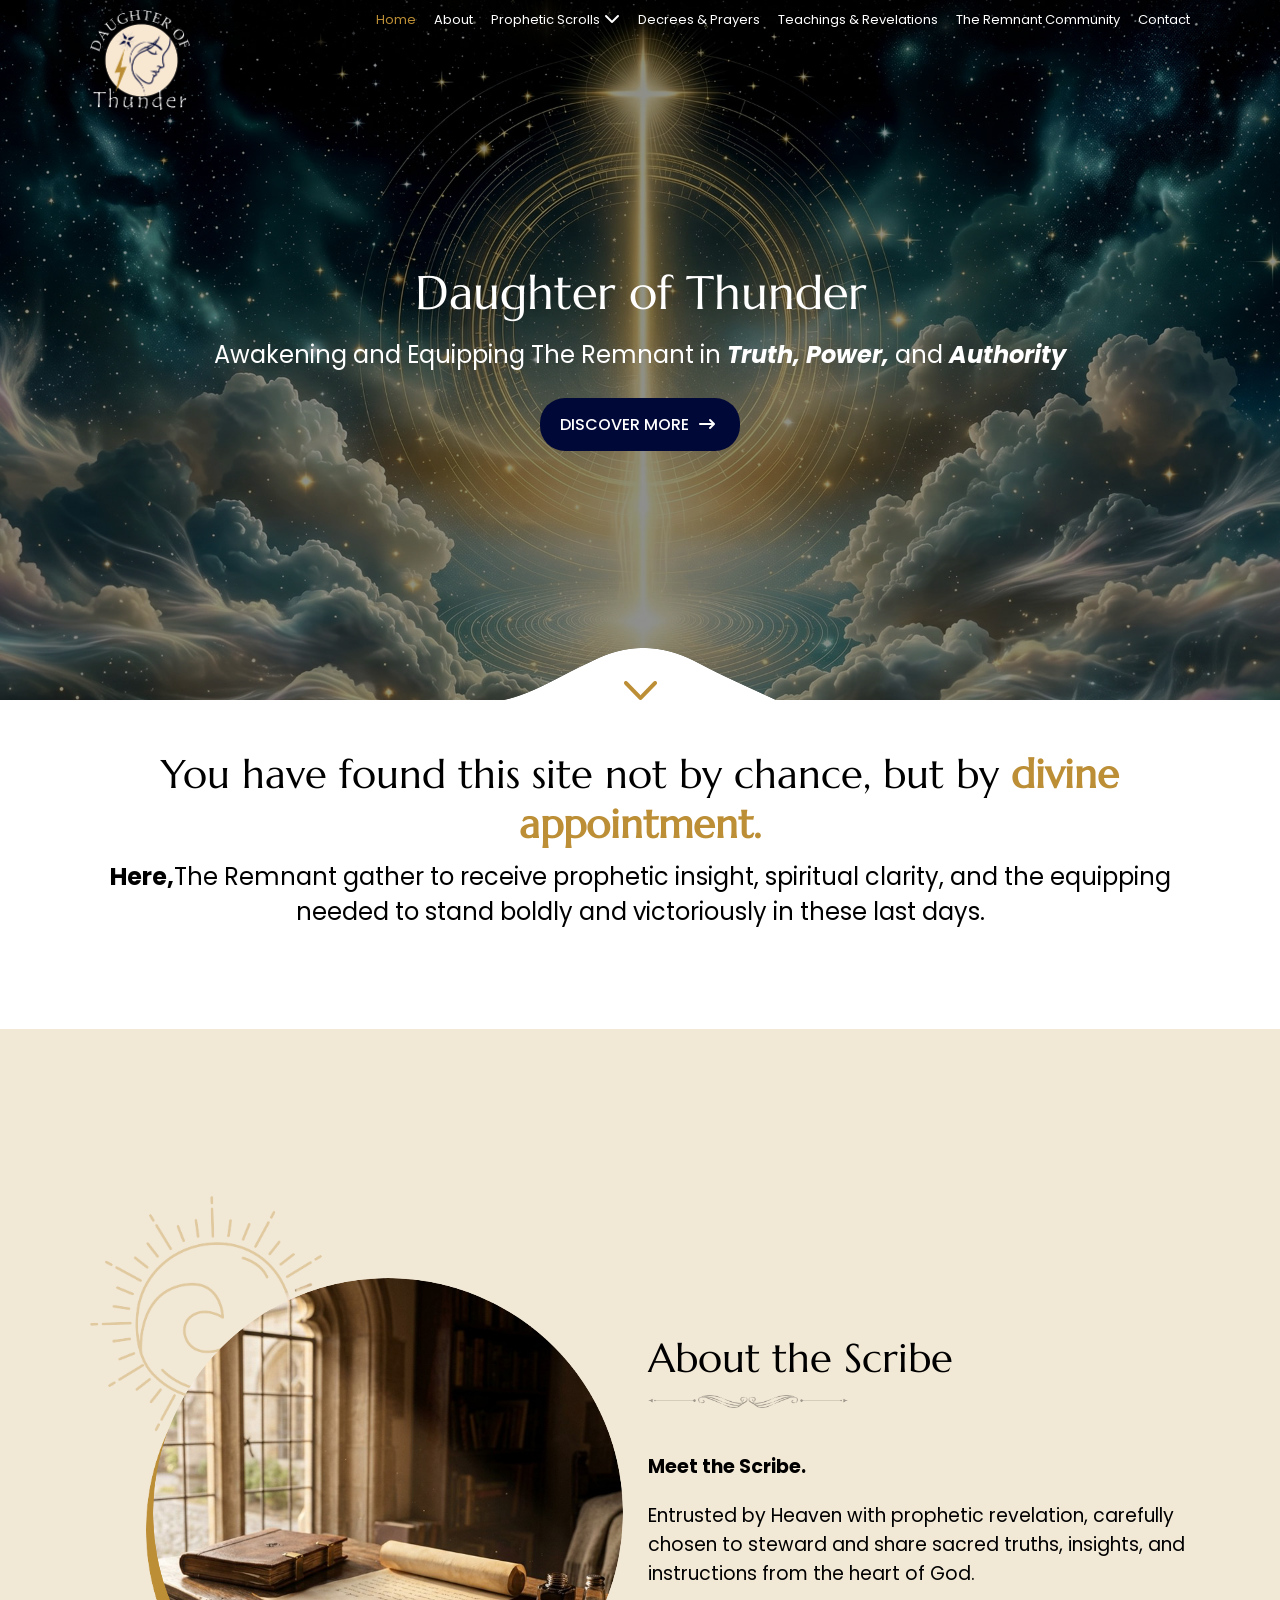
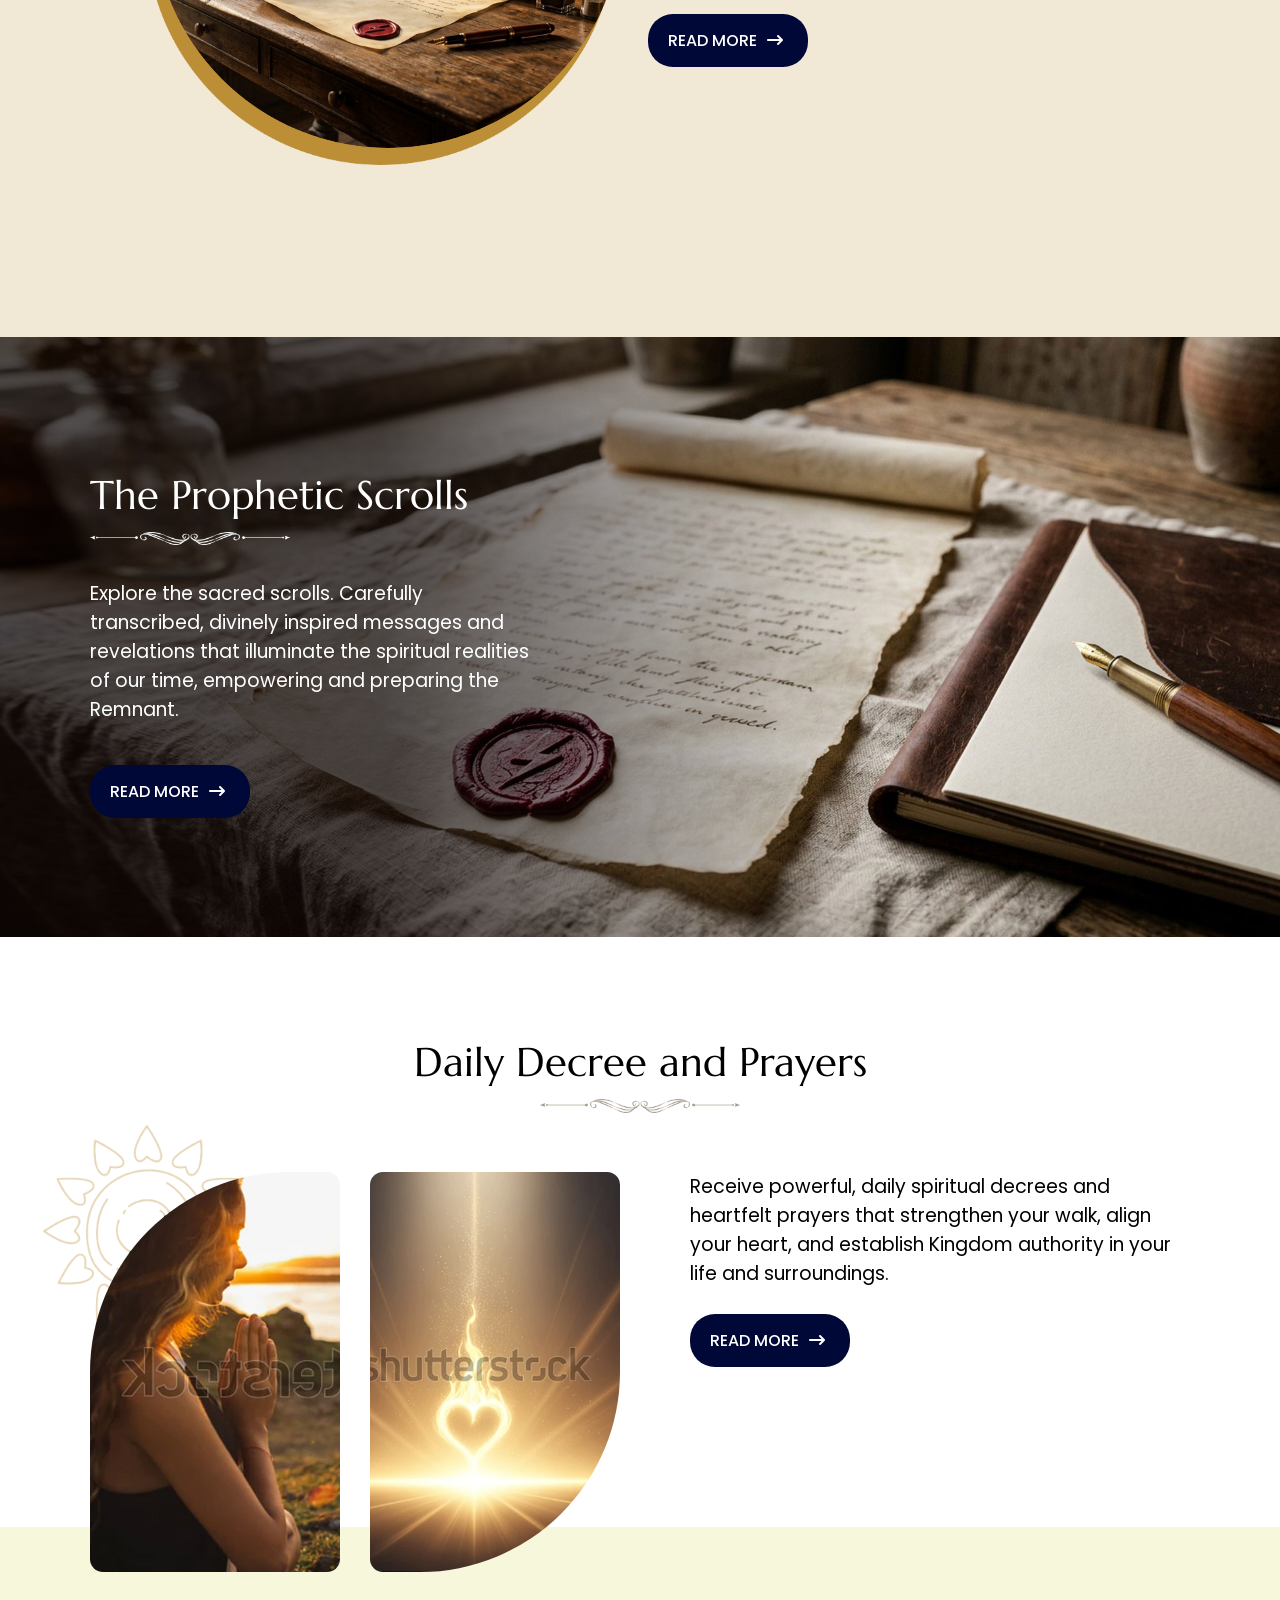
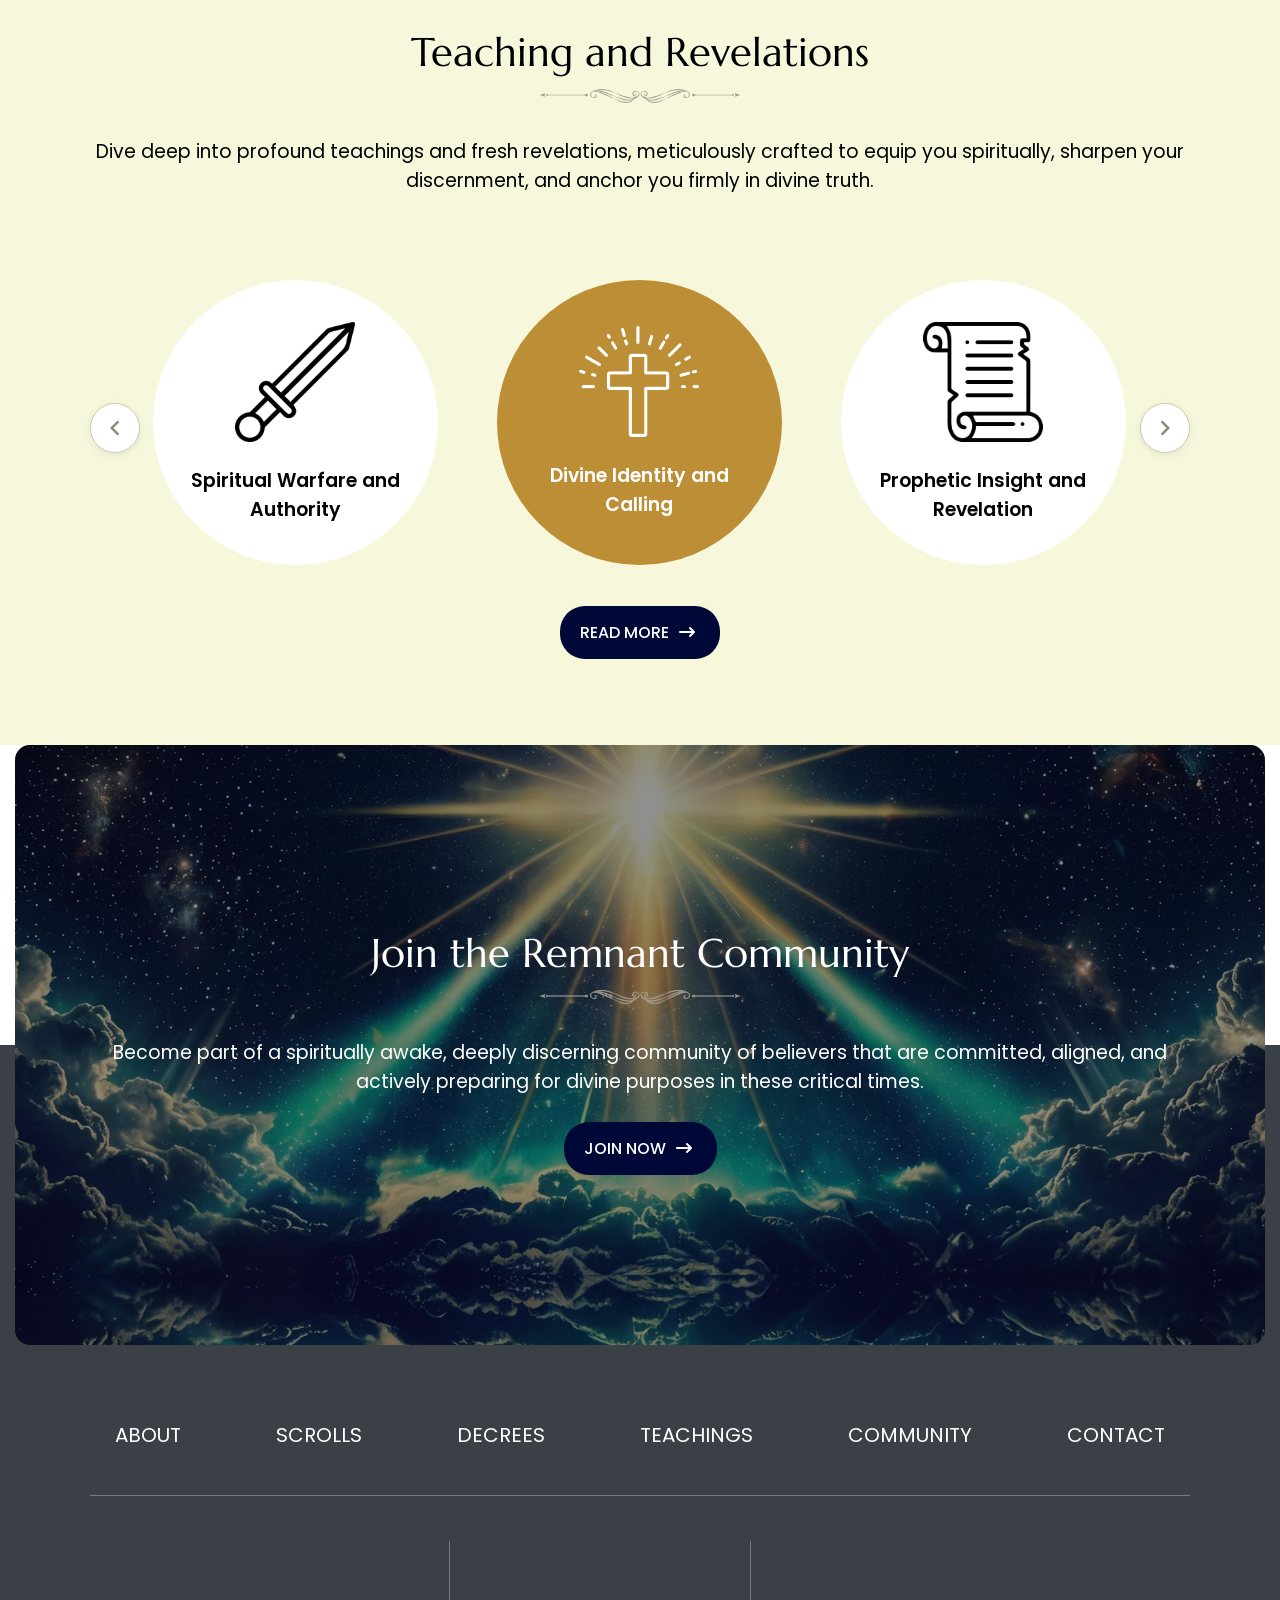
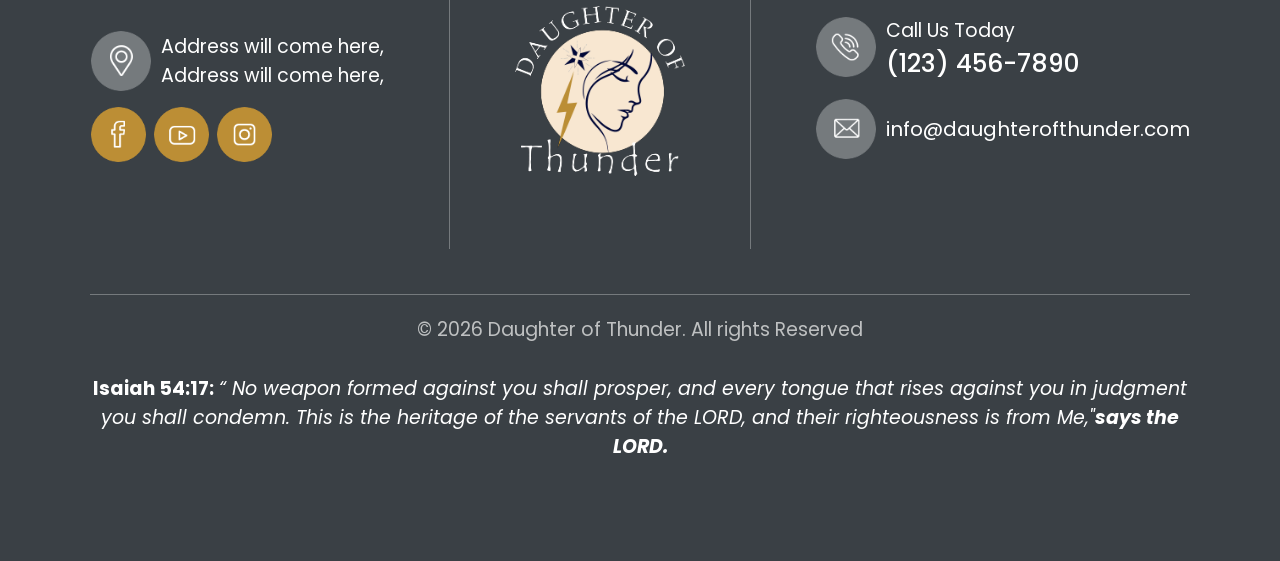
<file: index.html>
<!DOCTYPE html>
<html lang="en">

<head>
    <meta charset="UTF-8">
    <meta name="viewport" content="width=device-width, initial-scale=1.0">
    <title>Daughter of Thunder</title>
    <link rel="icon" type="image/png" sizes="16*16" href="image/logo-title.png">
    <!--<link rel="icon" type="image/svg+xml" sizes="squre" href="image/logo-title.png">Use this if icon is .svg-->
    <link rel="stylesheet" href="css/style.css">
    <link rel="stylesheet" href="css/responsive.css">
    <link rel="stylesheet" href="https://cdnjs.cloudflare.com/ajax/libs/font-awesome/6.7.2/css/all.min.css">
    <script src="js/component.js" defer></script>
    <script src="js/script.js" defer></script>
    
</head>

<body>

    <!-------------------------------------------------- Header ----------------------------------------------->

    <site-header></site-header>

    <!-------------------------------------------------- Header ----------------------------------------------->


    <!----------------------------------------------- Daughtter ----------------------------------------------->

    <section id="daughter" class="daug-hter">
        <div class="contener">

            <h1>Daughter of Thunder</h1>
            <div class="pra">
                <p>Awakening and Equipping The Remnant in <b><i>Truth, Power,</i></b> and <b><i>Authority</i></b></p>
                <div class="btn">
                    <a href="#">DISCOVER MORE</a>
                </div>
                <div class="img-button">
                    <a href="#about"><img src="image/aero.png" href="" alt="aero"></a>
                </div>
            </div>
        </div>
    </section>

    <!----------------------------------------------- Daughtter ----------------------------------------------->


    <!---------------------------------------------- Appointment ---------------------------------------------->

    <section id="appointment" class="appoint-ment">

        <div class="contener">

            <h2>You have found this site not by chance, but by <b>divine appointment.</b></h2>
            <p><b>Here,</b>The Remnant gather to receive prophetic insight, spiritual clarity, and the equipping needed
                to stand boldly and victoriously in these last days.</p>
        </div>
    </section>

    <!---------------------------------------------- Appointment ---------------------------------------------->


    <!------------------------------------------------- About ------------------------------------------------->

    <section id="about" class="ab-out">
        <div class="contener">
            <div class="circle">
                <img src="image/about-png.png" alt="png">
                <img src="image/about-circle.png" alt="bg-circle">
                <img src="image/about-ikg.png" alt="circle-img">
            </div>
            <div class="text">
                <div class="haed">
                    <h2>About the Scribe</h2>
                    <div>
                        <img src="image/Untitled-1.png" alt="Not-IMP" class="img-common">
                    </div>
                </div>
                <div class="pra">
                    <p><b>Meet the Scribe. </b></p>
                    <p>Entrusted by Heaven with prophetic revelation, carefully chosen to steward and share sacred
                        truths, insights, and instructions from the heart of God.</p>
                    <div class="btn">
                        <a href="#">READ MORE</a>
                    </div>
                </div>
            </div>
        </div>
    </section>

    <!------------------------------------------------- About ------------------------------------------------->


    <!----------------------------------------------- Prophetic ----------------------------------------------->

    <section id="prophetic" class="pro-phetic">
        <div class="contener">
            <div>
                <h2>The Prophetic Scrolls</h2>
                <div>
                    <img src="image/Untitled-1.png" alt="Not-IMP" class="img-common">
                </div>
            </div>
            <p>Explore the sacred scrolls. Carefully transcribed,
                divinely inspired messages and revelations that
                illuminate the spiritual realities of our time,
                empowering and preparing the Remnant.</p>
            <div class="btn">
                <a href="#">READ MORE</a>
            </div>
        </div>
    </section>
    <!----------------------------------------------- Prophetic ----------------------------------------------->


    <!------------------------------------------------- Daily ------------------------------------------------->
    <section id="daily" class="da-ily">
        <div class="contener">
            <div class="header">
                <h2>Daily Decree and Prayers</h2>
                <div>
                    <img src="image/Untitled-1.png" alt="Not-IMP" class="img-common">
                </div>
            </div>
            <div class="content">
                <div class="image">
                    <img src="image/similer.png" alt="Not-IMP" class="similer">
                    <figure>
                        <img src="image/Daily.jpg" alt="image">
                        <img src="image/Daily-1.png" alt="image">
                    </figure>
                </div>
                <div class="text">
                    <p>Receive powerful, daily spiritual decrees and
                        heartfelt prayers that strengthen your walk, align your heart, and establish Kingdom authority
                        in your life and surroundings.</p>
                    <div class="btn">
                        <a href="#">READ MORE</a>
                    </div>
                </div>
            </div>
        </div>
    </section>

    <!------------------------------------------------- Daily ------------------------------------------------->


    <!------------------------------------------------ Teching ------------------------------------------------>

    <section id="teching" class="te-ching">
        <div class="rev-slider-box">
            <!-- Left Navigation Arrow -->
            <button class="rev-arrow rev-prev" aria-label="Previous slide" id="revPrevBtn">
                <svg viewBox="0 0 24 24">
                    <path d="M15.41 7.41L14 6l-6 6 6 6 1.41-1.41L10.83 12z" />
                </svg>
            </button>

            <div class="contener">
                <div class="text">
                    <div>
                        <h2>Teaching and Revelations</h2>
                        <figure>
                            <img src="image/Untitled-1.png" alt="Not-IMP" class="img-common">
                        </figure>
                    </div>
                    <p>Dive deep into profound teachings and fresh revelations, meticulously crafted to equip you
                        spiritually, sharpen your discernment, and anchor you firmly in divine truth.</p>
                </div>

                <div class="slider-wrapper">
                    <div class="slider" id="revTrack">
                        <div class="rev-item">
                            <div class="circle">
                                <figure><img src="image/sward.png" alt="icon"></figure>
                                <p>Spiritual Warfare and Authority</p>
                            </div>
                        </div>
                        <div class="rev-item">
                            <div class="circle">
                                <figure><img src="image/cross.png" alt="icon"></figure>
                                <p>Divine Identity and Calling</p>
                            </div>
                        </div>
                        <div class="rev-item">
                            <div class="circle">
                                <figure><img src="image/map.png" alt="icon"></figure>
                                <p>Prophetic Insight and Revelation</p>
                            </div>
                        </div>
                    </div>
                </div>
                <div class="btn">
                    <a href="#">READ MORE</a>
                </div>
            </div>

            <!-- Right Navigation Arrow -->
            <button class="rev-arrow rev-next" aria-label="Next slide" id="revNextBtn">
                <svg viewBox="0 0 24 24">
                    <path d="M10 6L8.59 7.41 13.17 12l-4.58 4.59L10 18l6-6z" />
                </svg>
            </button>
        </div>
    </section>

    <!------------------------------------------------ Teching ------------------------------------------------>


    <!-------------------------------------------------- Join ------------------------------------------------->

    <section id="join" class="jo-in">
        <div id="bg-image" class="bg-img">
            <div class="contener">
                <div class="header">
                    <h2>Join the Remnant Community</h2>
                    <figure>
                        <img src="image/Untitled-1.png" alt="Not-IMP" class="img-common">
                    </figure>
                </div>
                <div>
                    <p>Become part of a spiritually awake, deeply discerning community of believers that are committed,
                        aligned, and actively preparing for divine purposes in these critical times.</p>
                    <div class="btn">
                        <a href="#">JOIN NOW</a>
                    </div>
                </div>
            </div>
        </div>
    </section>

    <!-------------------------------------------------- Join ------------------------------------------------->


    <!------------------------------------------------ Footer ------------------------------------------------>

    <site-footer></site-footer>

    <!------------------------------------------------ Footer ------------------------------------------------>

</body>

</html>
</file>
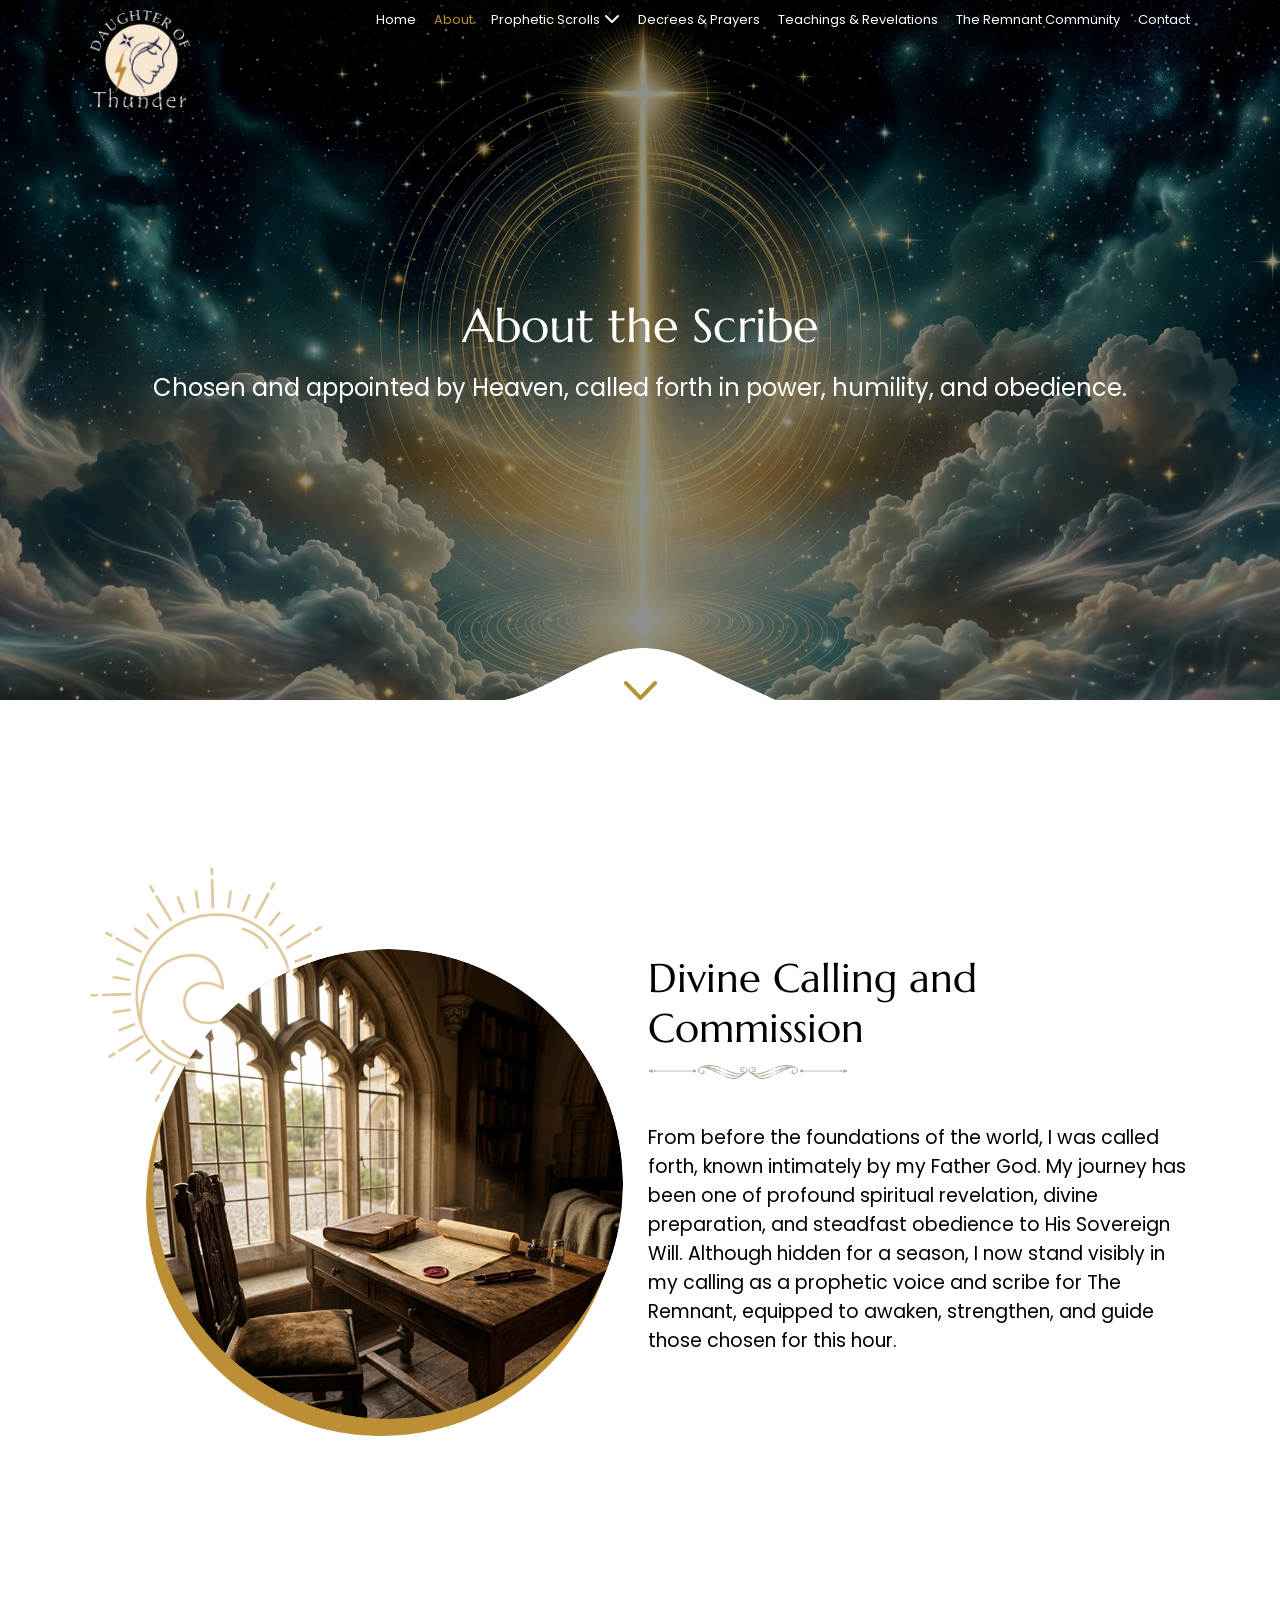
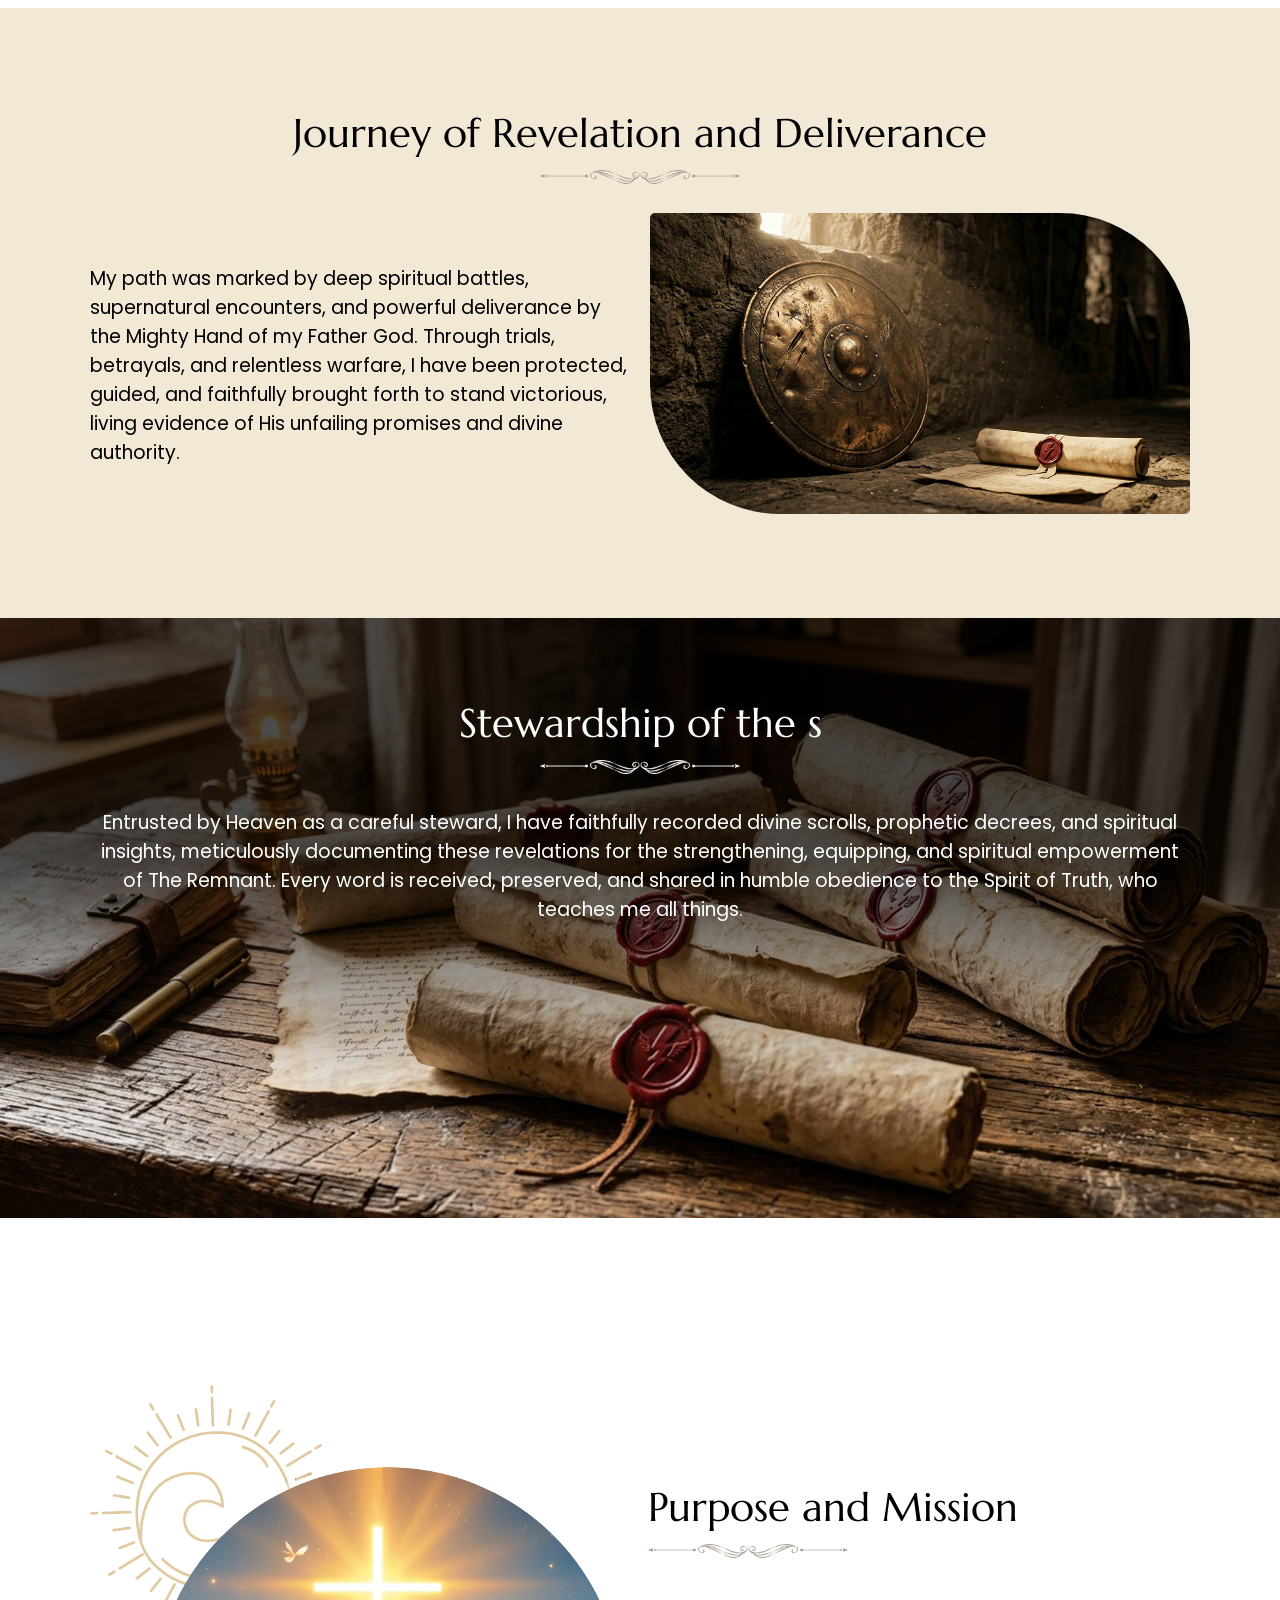
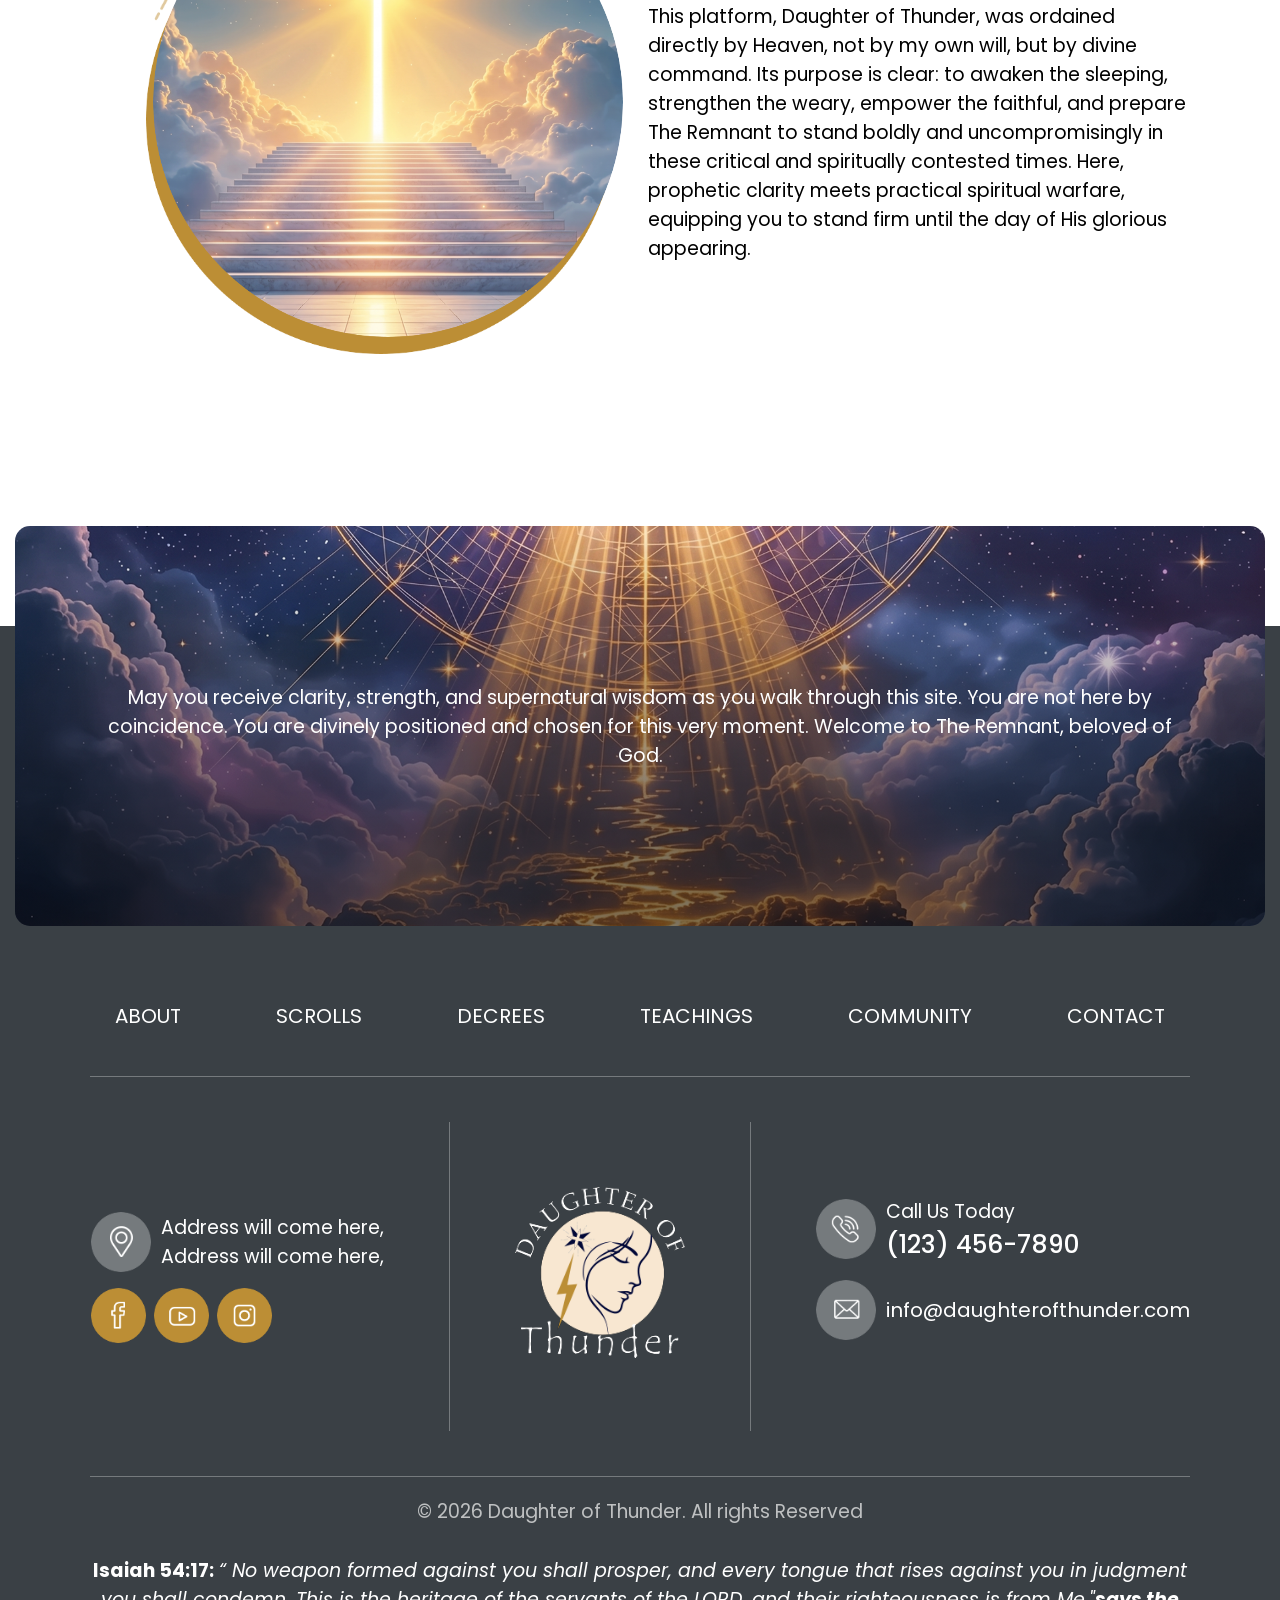
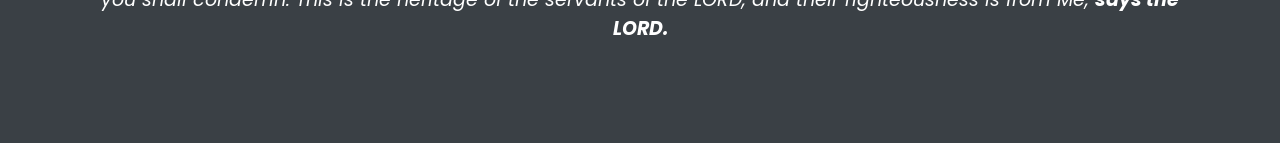
<file: about.html>
<!DOCTYPE html>
<html lang="en">

<head>
    <meta charset="UTF-8">
    <meta name="viewport" content="width=device-width, initial-scale=1.0">
    <title>Daughter of Thunder</title>
    <link rel="icon" type="image/png" sizes="16*16" href="image/logo-title.png">
    <!--<link rel="icon" type="image/svg+xml" sizes="squre" href="image/logo-title.png">Use this if icon is .svg-->
    <link rel="stylesheet" href="css/style.css">
    <link rel="stylesheet" href="css/responsive.css">
    <link rel="stylesheet" href="https://cdnjs.cloudflare.com/ajax/libs/font-awesome/6.7.2/css/all.min.css">
    <script src="js/component.js" defer></script>
    <script src="js/script.js" defer></script>
    
</head>

<body>
    <!----------------------------------------------- About-Us ------------------------------------------------>
    <!-------------------------------------------------- Header ----------------------------------------------->

    <site-header></site-header>

    <!-------------------------------------------------- Header ----------------------------------------------->


    <!----------------------------------------------- Scribe -------------------------------------------->

    <section id="about-us" class="daug-hter">
        <div class="contener">

            <h1>About the Scribe</h1>
            <div class="pra">
                <p>Chosen and appointed by Heaven, called forth in power, humility, and obedience.</p>
                <div class="img-button">
                    <a href="#journey"><img src="image/aero.png" href="" alt="aero"></a>
                </div>
            </div>
        </div>
    </section>

    <!----------------------------------------------- scribe ---------------------------------------------->

    <!------------------------------------------------ Divine ------------------------------------------------>

    <section id="divine" class="ab-out">
        <div class="contener">
            <div class="circle">
                <img src="image/about-png.png" alt="png">
                <img src="image/about-circle.png" alt="bg-circle">
                <img src="image/about-se2.png" alt="circle-img">
            </div>
            <div class="text">
                <div class="haed">
                    <h2>Divine Calling
                        and Commission</h2>
                    <div>
                        <img src="image/Untitled-1.png" alt="Not-IMP" class="img-common">
                    </div>
                </div>
                <div class="pra">
                    <p>From before the foundations of the world, I was called forth, known intimately by my Father God.
                        My journey has been one of profound spiritual
                        revelation, divine preparation, and steadfast
                        obedience to His Sovereign Will. Although hidden for a season, I now stand visibly in my calling
                        as a prophetic voice and scribe for The Remnant, equipped to awaken, strengthen, and guide those
                        chosen for this hour.</p>

                </div>
            </div>
        </div>
    </section>

    <!----------------------------------------------- Divine ----------------------------------------------->


    <!----------------------------------------------- journey ----------------------------------------------->

    <section id="journey" class="jour-ney">
        <div class="contener">
            <div>
                <h2>Journey of Revelation and Deliverance</h2>
                <div>
                    <img src="image/Untitled-1.png" alt="Not-IMP" class="img-common">
                </div>
            </div>
            <div class="text">
                <p>My path was marked by deep spiritual battles,
                    supernatural encounters, and powerful deliverance by the Mighty Hand of my Father God. Through
                    trials, betrayals, and relentless warfare, I have been protected, guided, and faithfully brought
                    forth to stand victorious, living evidence of His unfailing promises and divine authority.</p>
                <div>
                    <img src="image/journy.png" alt="img">
                </div>
            </div>
        </div>
    </section>

    <!----------------------------------------------- journey ----------------------------------------------->


    <!--------------------------------------------- Stewardship --------------------------------------------->


    <section id="stewardship" class="pro-phetic">
        <div class="contener">
            <div>
                <h2>Stewardship of the s</h2>
                <div>
                    <img src="image/Untitled-1.png" alt="Not-IMP" class="img-common">
                </div>
            </div>
            <p>Entrusted by Heaven as a careful steward, I have faithfully recorded divine scrolls, prophetic decrees,
                and spiritual insights, meticulously documenting these revelations for the strengthening, equipping, and
                spiritual empowerment of The Remnant. Every word is received, preserved, and shared in humble
                obedience to the Spirit of Truth, who teaches me all things.</p>
        </div>
    </section>

    <!--------------------------------------------- Stewardship --------------------------------------------->


    <!----------------------------------------------- Mission ----------------------------------------------->

    <section id="mission" class="ab-out">
        <div class="contener">
            <div class="circle">
                <img src="image/about-png.png" alt="png">
                <img src="image/about-circle.png" alt="bg-circle">
                <img src="image/purpose.png" alt="circle-img">
            </div>
            <div class="text">
                <div class="haed">
                    <h2>Purpose and Mission</h2>
                    <div>
                        <img src="image/Untitled-1.png" alt="Not-IMP" class="img-common">
                    </div>
                </div>
                <div class="pra">
                    <p>This platform, Daughter of Thunder, was ordained directly by Heaven, not by my own will, but by
                        divine command. Its purpose is clear: to awaken the sleeping, strengthen the weary, empower the
                        faithful, and prepare The Remnant to stand boldly and uncompromisingly in these critical and
                        spiritually contested times. Here, prophetic clarity meets practical spiritual warfare,
                        equipping you to stand firm until the day of His glorious appearing.</p>

                </div>
            </div>
        </div>
    </section>

    <!----------------------------------------------- Mission ----------------------------------------------->


    <!----------------------------------------------- May-you ----------------------------------------------->

    <section id="may-you" class="jo-in">
        <div id="bg-1-image">
            <div class="contener">
                <p>May you receive clarity, strength, and supernatural wisdom as you walk through this site. You are not
                    here by coincidence. You are divinely positioned and chosen for this very moment.
                    Welcome to The Remnant, beloved of God.</p>
            </div>
        </div>
    </section>

    <!----------------------------------------------- May-you ----------------------------------------------->


    <!------------------------------------------------ Footer ------------------------------------------------>

    <site-footer></site-footer>

    <!------------------------------------------------ Footer ------------------------------------------------>
    <!----------------------------------------------- About-Us ------------------------------------------------>
</body>

</html>
</file>
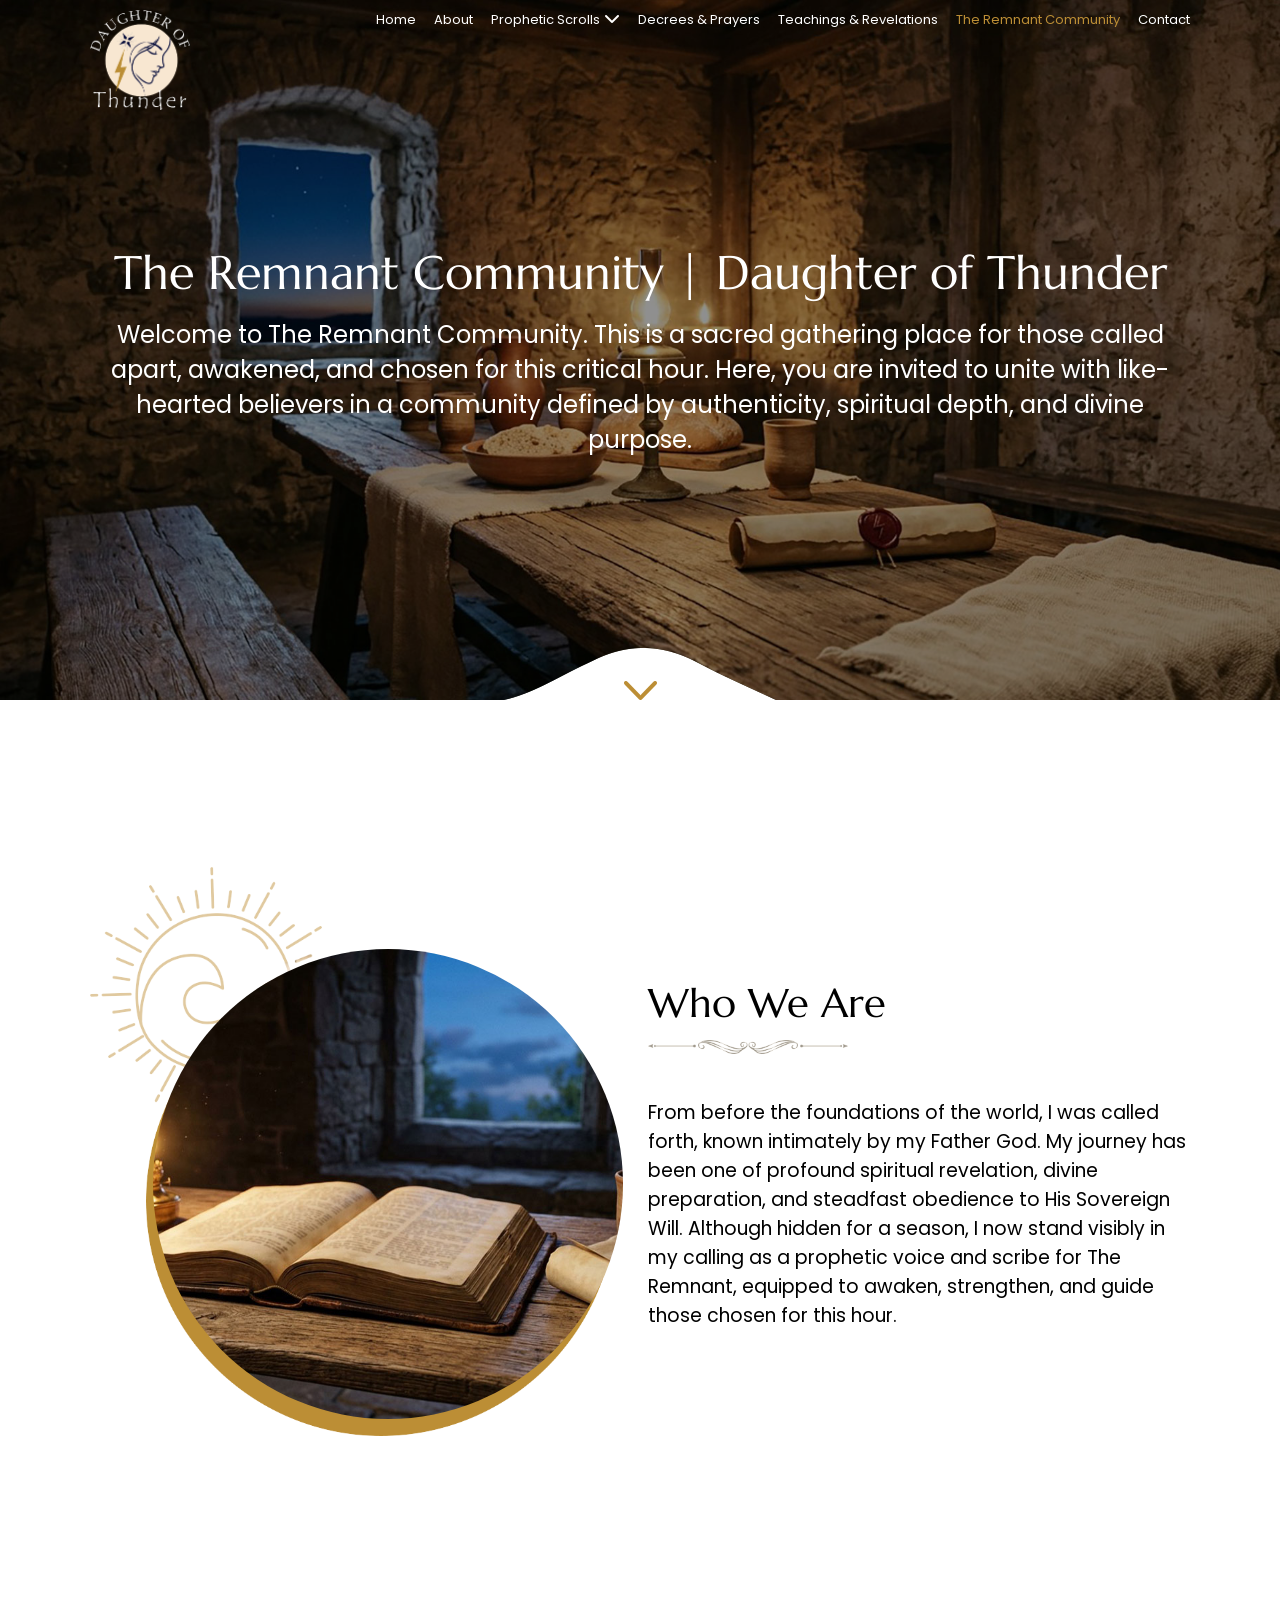
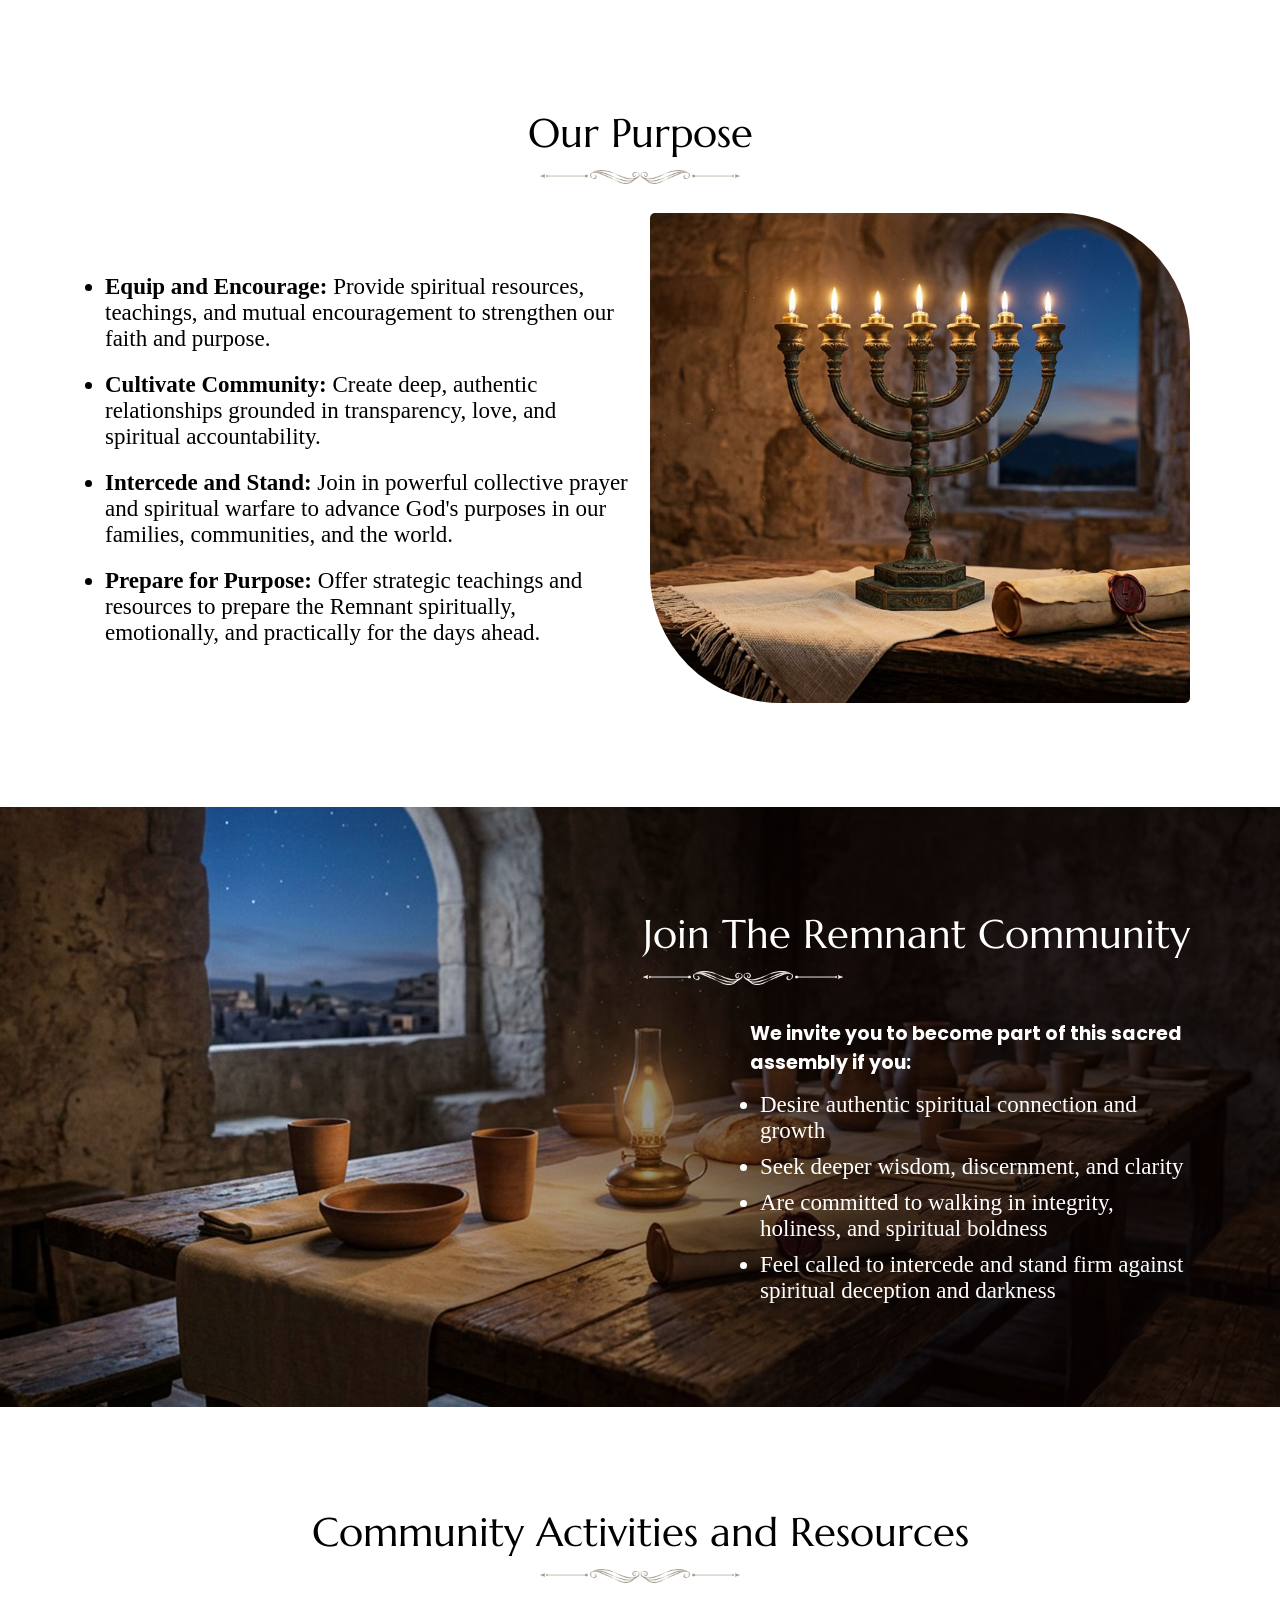
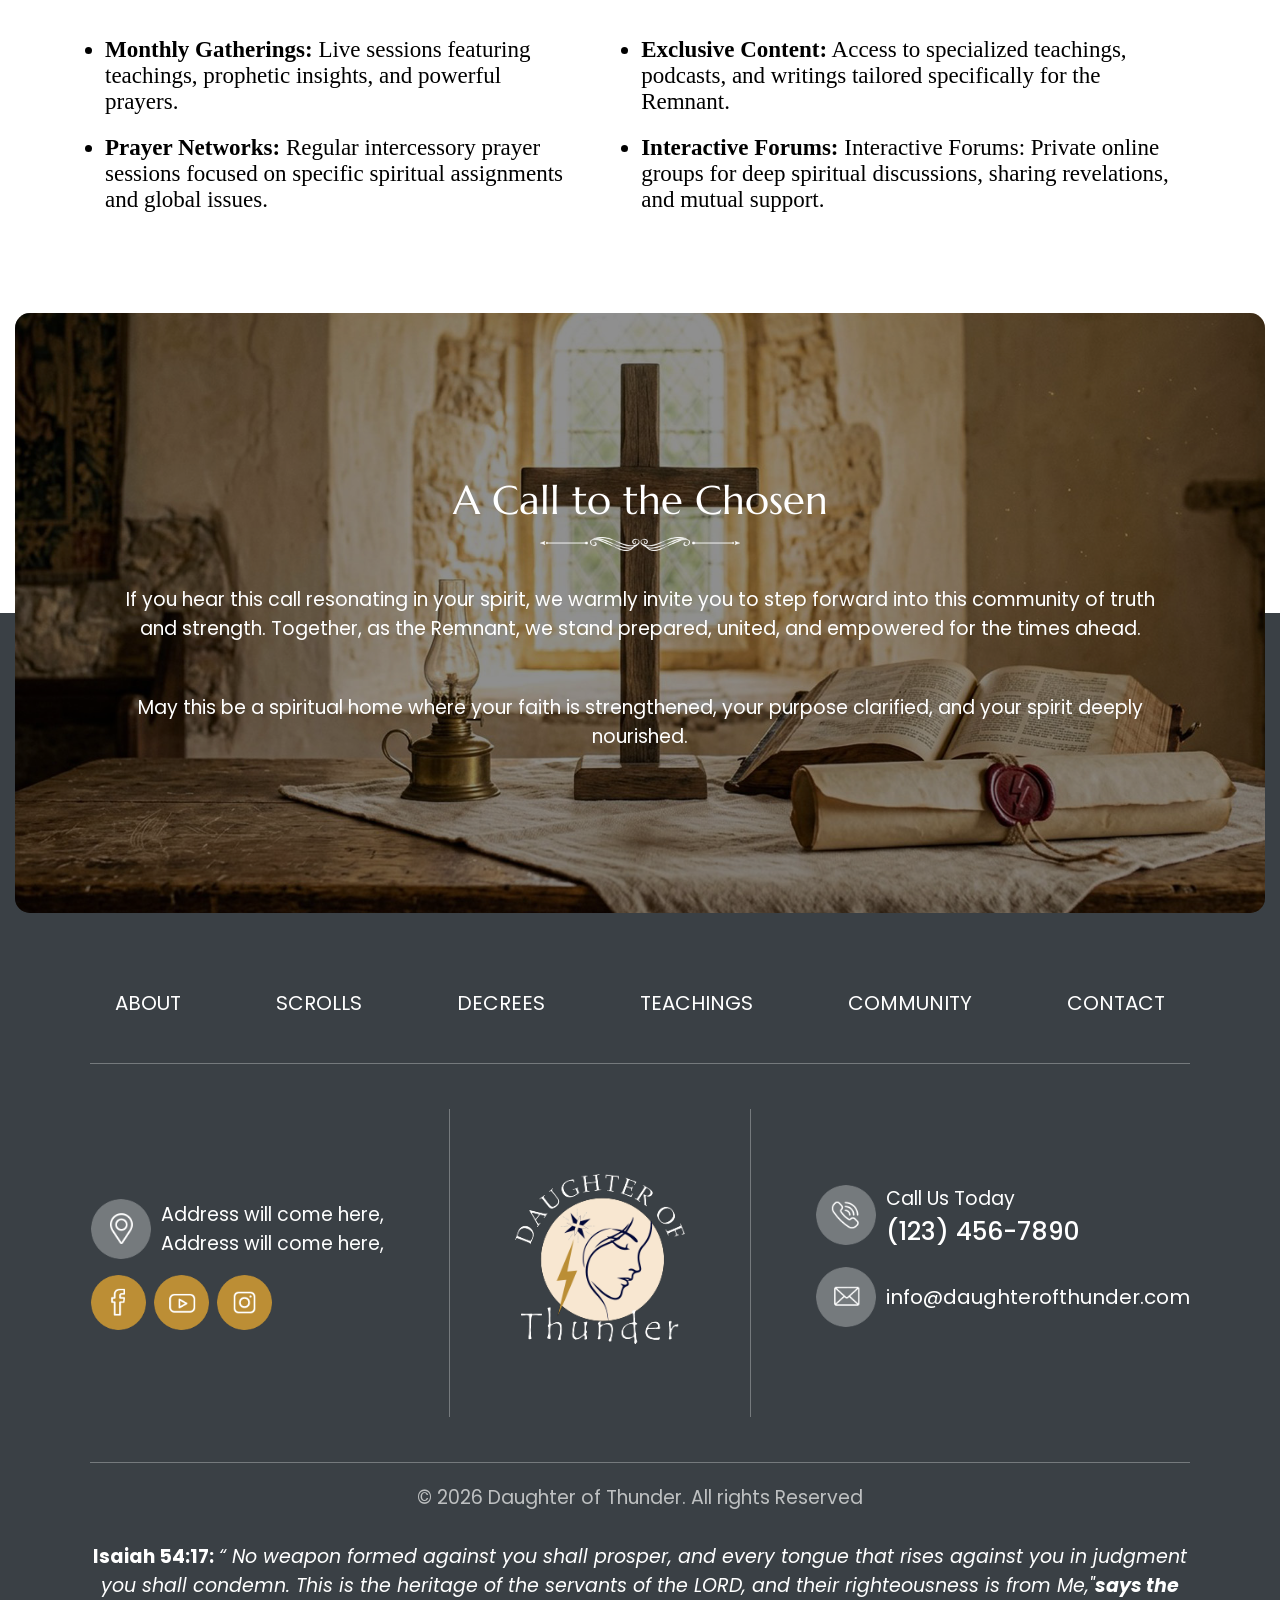
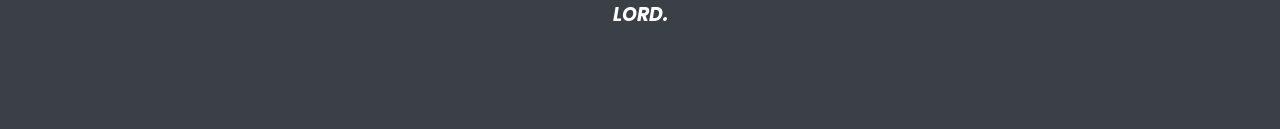
<file: community.html>
<!DOCTYPE html>
<html lang="en">

<head>
    <meta charset="UTF-8">
    <meta name="viewport" content="width=device-width, initial-scale=1.0">
    <title>Daughter of Thunder</title>
    <link rel="icon" type="image/png" sizes="16*16" href="image/logo-title.png">
    <!--<link rel="icon" type="image/svg+xml" sizes="squre" href="image/logo-title.png">Use this if icon is .svg-->
    <link rel="stylesheet" href="css/style.css">
    <link rel="stylesheet" href="css/responsive.css">
    <link rel="stylesheet" href="https://cdnjs.cloudflare.com/ajax/libs/font-awesome/6.7.2/css/all.min.css">
    <script src="js/component.js" defer></script>
    <script src="js/script.js" defer></script>
    
</head>

<body>
    <!------------------------------------------ The-remnant-community ---------------------------------------->
    <!-------------------------------------------------- Header ----------------------------------------------->

    <site-header></site-header>

    <!-------------------------------------------------- Header ----------------------------------------------->


    <!---------------------------------------------- Community ---------------------------------------------->

    <section id="community" class="daug-hter">
        <div class="contener">

            <h1>The Remnant Community | Daughter of Thunder</h1>
            <div class="pra">
                <p>Welcome to The Remnant Community. This is a sacred gathering place for those called apart, awakened,
                    and chosen for this critical hour. Here, you are invited to unite with like-hearted believers in a
                    community defined by authenticity, spiritual depth, and divine purpose.</p>
                <div class="img-button">
                    <a href="#purpose"><img src="image/aero.png" href="" alt="aero"></a>
                </div>
            </div>
        </div>
    </section>

    <!---------------------------------------------- Community ---------------------------------------------->


    <!---------------------------------------------- Who-We-Are --------------------------------------------->

    <section id="who" class="ab-out">
        <div class="contener">
            <div class="circle">
                <img src="image/about-png.png" alt="png">
                <img src="image/about-circle.png" alt="bg-circle">
                <img src="image/pg-6-sec-2.jpg" alt="circle-img">
            </div>
            <div class="text">
                <div class="haed">
                    <h2>Who We Are</h2>
                    <div>
                        <img src="image/Untitled-1.png" alt="Not-IMP" class="img-common">
                    </div>
                </div>
                <div class="pra">
                    <p>From before the foundations of the world, I was called forth, known intimately by my Father God.
                        My journey has been one of profound spiritual
                        revelation, divine preparation, and steadfast
                        obedience to His Sovereign Will. Although hidden for a season, I now stand visibly in my calling
                        as a prophetic voice and scribe for The Remnant, equipped to awaken, strengthen, and guide those
                        chosen for this hour.</p>

                </div>
            </div>
        </div>
    </section>

    <!---------------------------------------------- Who-We-Are --------------------------------------------->


    <!----------------------------------------------- Purpose ----------------------------------------------->

    <section id="purpose" class="jour-ney">
        <div class="contener">
            <div>
                <h2>Our Purpose</h2>
                <div>
                    <img src="image/Untitled-1.png" alt="Not-IMP" class="img-common">
                </div>
            </div>
            <div class="text">
                <div class="pra">
                    <ul>

                    <li><b>Equip and Encourage:</b> Provide spiritual
                        resources, teachings, and mutual
                        encouragement to strengthen our faith and purpose.
                    </li>
                    <li><b>Cultivate Community:</b> Create deep,
                        authentic relationships grounded in transparency, love, and spiritual accountability.</li>
                    <li><b>Intercede and Stand:</b> Join in powerful
                        collective prayer and spiritual warfare to advance God's purposes in our families, communities,
                        and the world.
                    </li>
                    <li><b>Prepare for Purpose:</b> Offer strategic
                        teachings and resources to prepare the Remnant spiritually, emotionally, and
                        practically for the days ahead.
                    </li>

                    </ul>
                </div>
                <div>
                    <img src="image/pg-6-sec-3.jpg" alt="img">
                </div>
            </div>
        </div>
    </section>

    <!----------------------------------------------- Purpose ----------------------------------------------->


    <!----------------------------------------------- Remnant ----------------------------------------------->

    <section id="remnant" class="pro-phetic">
        <div class="contener">
            <div>
                <h2>Join The Remnant
                    Community</h2>
                <div>
                    <img src="image/Untitled-1.png" alt="Not-IMP" class="img-common">
                </div>
            </div>
            <p class="p-only">We invite you to become part of this sacred assembly if you:</p>
            <ul>


                <li>
                    Desire authentic spiritual connection and growth
                    
                </li>
                <li>
                    Seek deeper wisdom, discernment, and clarity
                    
                </li>
                <li>
                    Are committed to walking in integrity, holiness, and spiritual boldness
                </li>
                <li>
                    Feel called to intercede and stand firm against spiritual deception and darkness
                    
                </li>
            </ul>
        </div>
    </section>

    <!----------------------------------------------- Remnant ----------------------------------------------->


    <!---------------------------------------------- Resources ---------------------------------------------->

    <section id="resources" class="re-sources">
        <div class="contener">
            <div class="head">
                <h2>Community Activities and Resources</h2>
                <div>
                    <img src="image/Untitled-1.png" alt="Not-IMP" class="img-common">
                </div>
            </div>
            <div class="content">
                <div>
                    <ul>
                    <li><b>Monthly Gatherings:</b> Live sessions featuring teachings, prophetic insights, and powerful
                        prayers.
                    </li>
                    <li><b>Prayer Networks:</b> Regular intercessory prayer sessions focused on specific spiritual
                        assignments and global issues.
                    </li>
                    </ul>
                </div>
                <div>
                    <ul>
                    <li><b>Exclusive Content:</b> Access to specialized teachings, podcasts, and writings tailored
                        specifically for the Remnant.
                    </li>
                    <li><b>Interactive Forums:</b> Interactive Forums: Private online groups for deep spiritual
                        discussions, sharing
                        revelations, and mutual support.</li>
                        </ul>
                </div>
            </div>
        </div>
    </section>

    <!---------------------------------------------- Resources ---------------------------------------------->


    <!------------------------------------------------ Chosen ----------------------------------------------->

    <section id="chosen" class="jo-in">
        <div id="bg-image-chosen" class="bg-img">
            <div class="contener">
                <div class="header">
                    <h2>A Call to the Chosen</h2>
                    <figure>
                        <img src="image/Untitled-1.png" alt="Not-IMP" class="img-common">
                    </figure>
                </div>
                <div>
                    <p>If you hear this call resonating in your spirit, we warmly invite you to step forward into
this community of truth and strength. Together, as the Remnant, we stand prepared,
united, and empowered for the times ahead.</p>
<p>May this be a spiritual home where your faith is strengthened, your purpose clarified,
and your spirit deeply nourished.</p>
                   
                </div>
            </div>
        </div>
    </section>

    <!------------------------------------------------ Chosen ----------------------------------------------->


    <!------------------------------------------------ Footer ------------------------------------------------>

    <site-footer></site-footer>

    <!------------------------------------------------ Footer ------------------------------------------------>
    <!------------------------------------------ The-remnant-community ---------------------------------------->
</body>

</html>
</file>
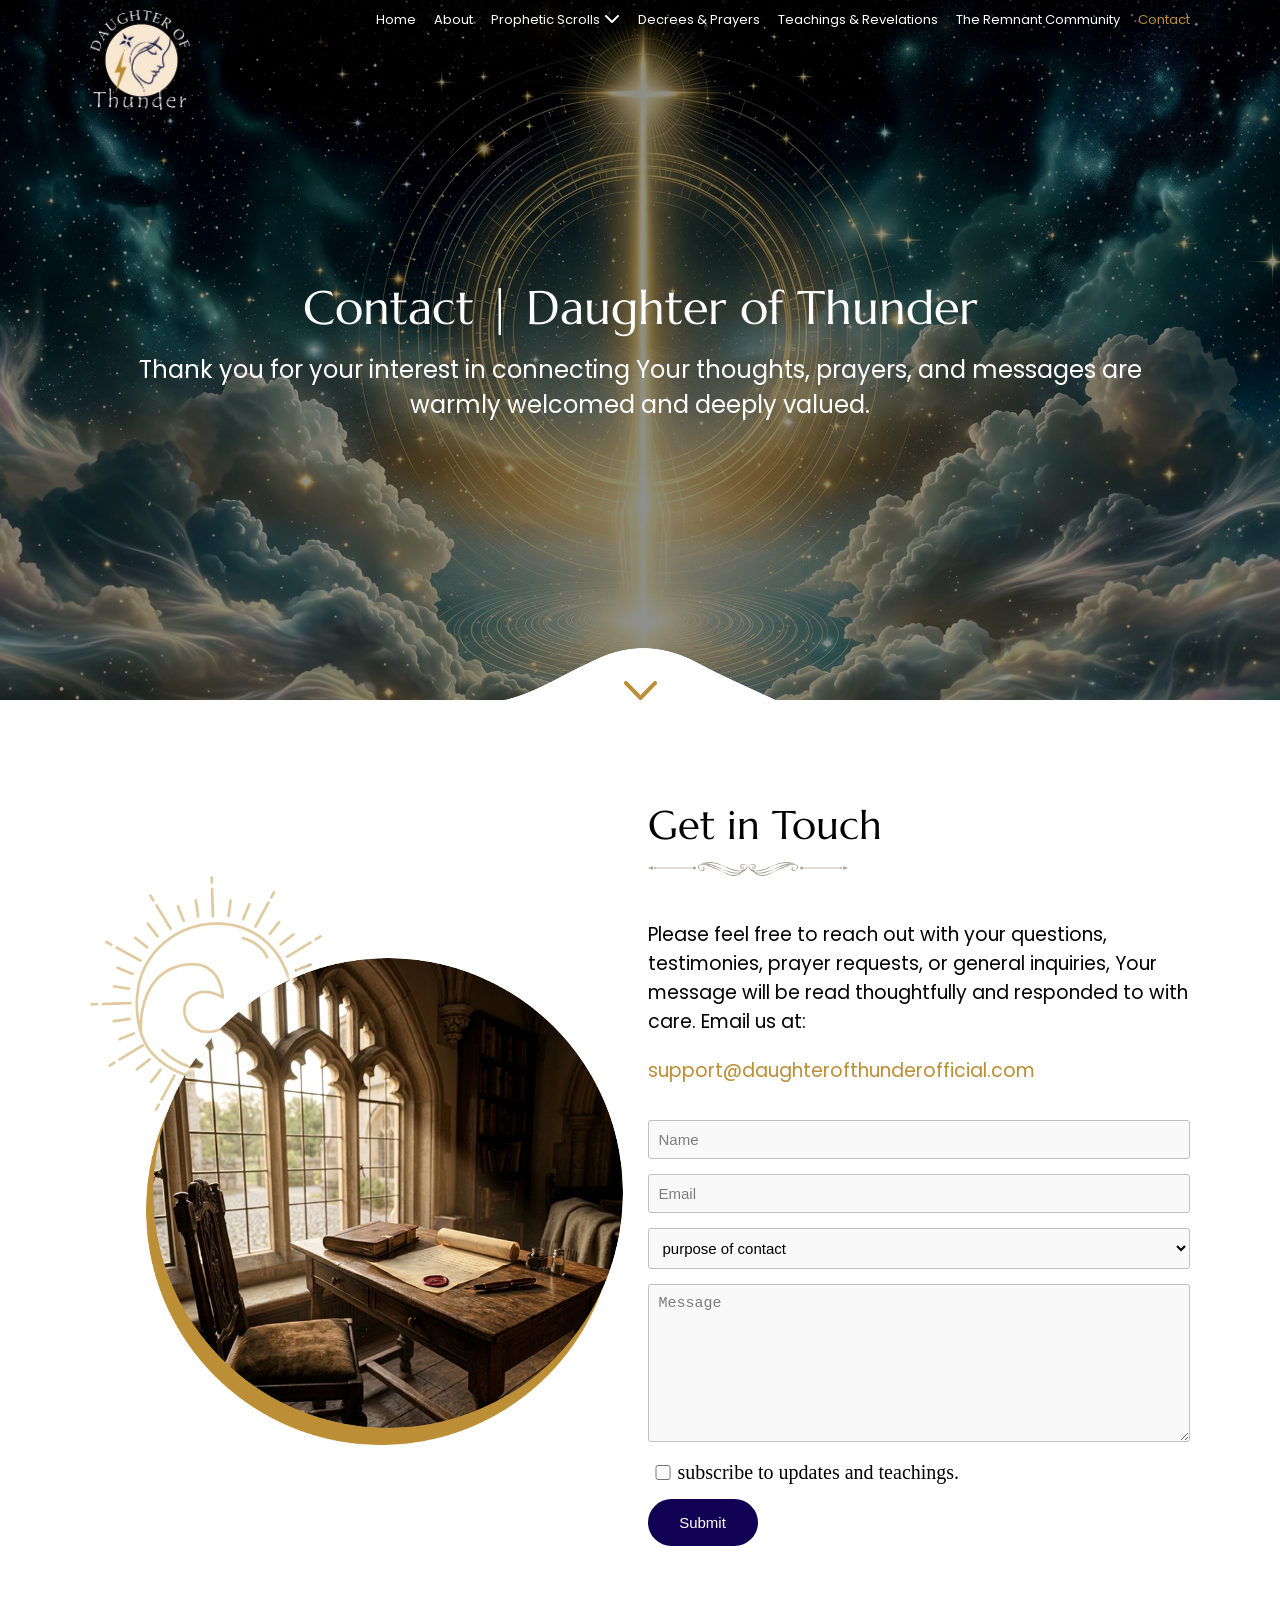
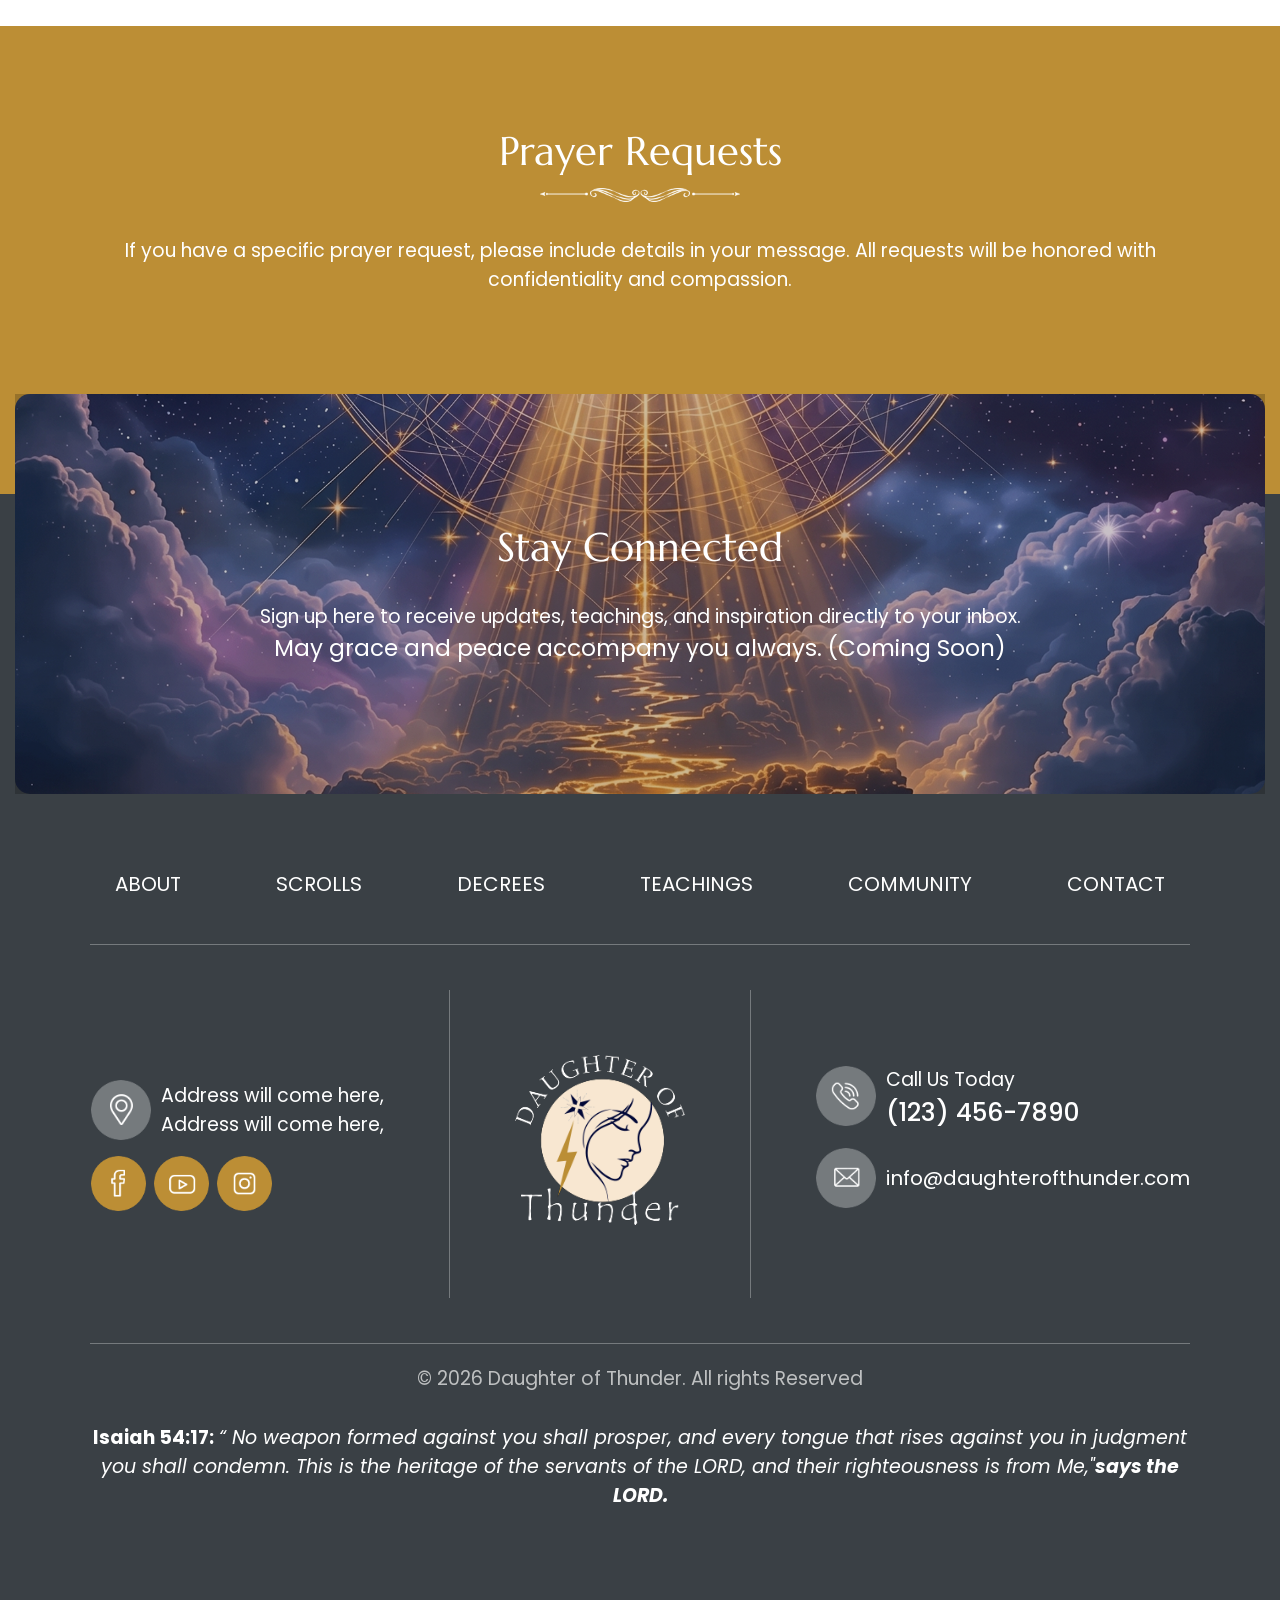
<file: contact.html>
<!DOCTYPE html>
<html lang="en">

<head>
    <meta charset="UTF-8">
    <meta name="viewport" content="width=device-width, initial-scale=1.0">
    <title>Daughter of Thunder</title>
    <link rel="icon" type="image/png" sizes="16*16" href="image/logo-title.png">
    <!--<link rel="icon" type="image/svg+xml" sizes="squre" href="image/logo-title.png">Use this if icon is .svg-->
    <link rel="stylesheet" href="css/style.css">
    <link rel="stylesheet" href="css/responsive.css">
    <link rel="stylesheet" href="https://cdnjs.cloudflare.com/ajax/libs/font-awesome/6.7.2/css/all.min.css">
    <script src="js/component.js" defer></script>
    <script src="js/script.js" defer></script>
    
</head>

<body>
    <!------------------------------------------------- Contact ----------------------------------------------->
    <!-------------------------------------------------- Header ----------------------------------------------->

    <site-header></site-header>

    <!-------------------------------------------------- Header ----------------------------------------------->


    <!----------------------------------------------- Contact ---------------------------------------------->

    <section id="contact" class="daug-hter">
        <div class="contener">

            <h1>Contact | Daughter of Thunder</h1>
            <div class="pra">
                <p>Thank you for your interest in connecting Your thoughts, prayers, and messages are warmly welcomed and deeply valued.</p>
                <div class="img-button">
                    <a href="#requests"><img src="image/aero.png" href="" alt="aero"></a>
                </div>
            </div>
        </div>
    </section>

    <!----------------------------------------------- Contact ---------------------------------------------->


    <!------------------------------------------------ Touch ----------------------------------------------->

     <section id="touch" class="ab-out">
        <div class="contener">
            <div class="circle">
                <img src="image/about-png.png" alt="png">
                <img src="image/about-circle.png" alt="bg-circle">
                <img src="image/about-se2.png" alt="circle-img">
            </div>
            <div class="text">
                <div class="haed">
                    <h2>Get in Touch</h2>
                    <div>
                        <img src="image/Untitled-1.png" alt="Not-IMP" class="img-common">
                    </div>
                </div>
                <div class="content">
                <div class="pra">
                    <p>Please feel free to reach out with your questions, testimonies, prayer requests, or general inquiries, Your message will be read thoughtfully and responded to with care. Email us at:</p>

                </div>
                <div class="form">
                    <p>support@daughterofthunderofficial.com</p>
                    <form action="#">
                        <div>
                        <input type="text" placeholder="Name">
                        </div>
                        <div>
                        <input type="email" placeholder="Email">
                        </div>
                        <div>
                        <select name="purpose of contact">
                            <option value>purpose of contact</option>
                            <option value="Prayer Request">Prayer Request</option>
                            <option value="Testimony">Testimony</option>
                            <option value="Partnership Inquiry">Partnership Inquiry</option>
                            <option value="General Question">General Question</option>
                        </select>
                        </div>

                        <textarea name="" id="" placeholder="Message" rows="8"  ></textarea>
                        <div class="cell">
                        <input type="checkbox" id="subscribe">
                        <label for="subscribe">subscribe to updates and teachings.</label>
                        </div>
                        <div>
                            <input type="submit">
                        </div>
                    </form>
                </div>
                </div>
            </div>
        </div>
    </section>

    <!------------------------------------------------ Touch ----------------------------------------------->


    <!----------------------------------------------- Requests ---------------------------------------------->

    <section id="requests" class="re-sources">
        <div class="contener">
            <div class="head">
                <h2>Prayer Requests</h2>
                <div>
                    <img src="image/Untitled-1.png" alt="Not-IMP" class="img-common">
                </div>
            </div>
            <p>
                If you have a specific prayer request, please include details in your message. All requests will be honored with confidentiality and compassion.
            </p>
        </div>
    </section>

    <!----------------------------------------------- Requests ---------------------------------------------->


    <!----------------------------------------------- Conneted ---------------------------------------------->

    <section id="connected" class="jo-in">
        <div id="bg-image-connectes" class="bg-img">
            <div class="contener">
                <div class="header">
                    <h2>Stay Connected</h2>
                </div>
                <div>
                    <p>Sign up here to receive updates, teachings, and inspiration directly to your inbox.</p>
<p>May grace and peace accompany you always. (Coming Soon)</p>
                   
                </div>
            </div>
        </div>
    </section>

    <!----------------------------------------------- Conneted ---------------------------------------------->


    <!------------------------------------------------ Footer ------------------------------------------------>

    <site-footer></site-footer>

    <!------------------------------------------------ Footer ------------------------------------------------>
    <!------------------------------------------------- Contact ----------------------------------------------->
    </body>
    </html>
</file>
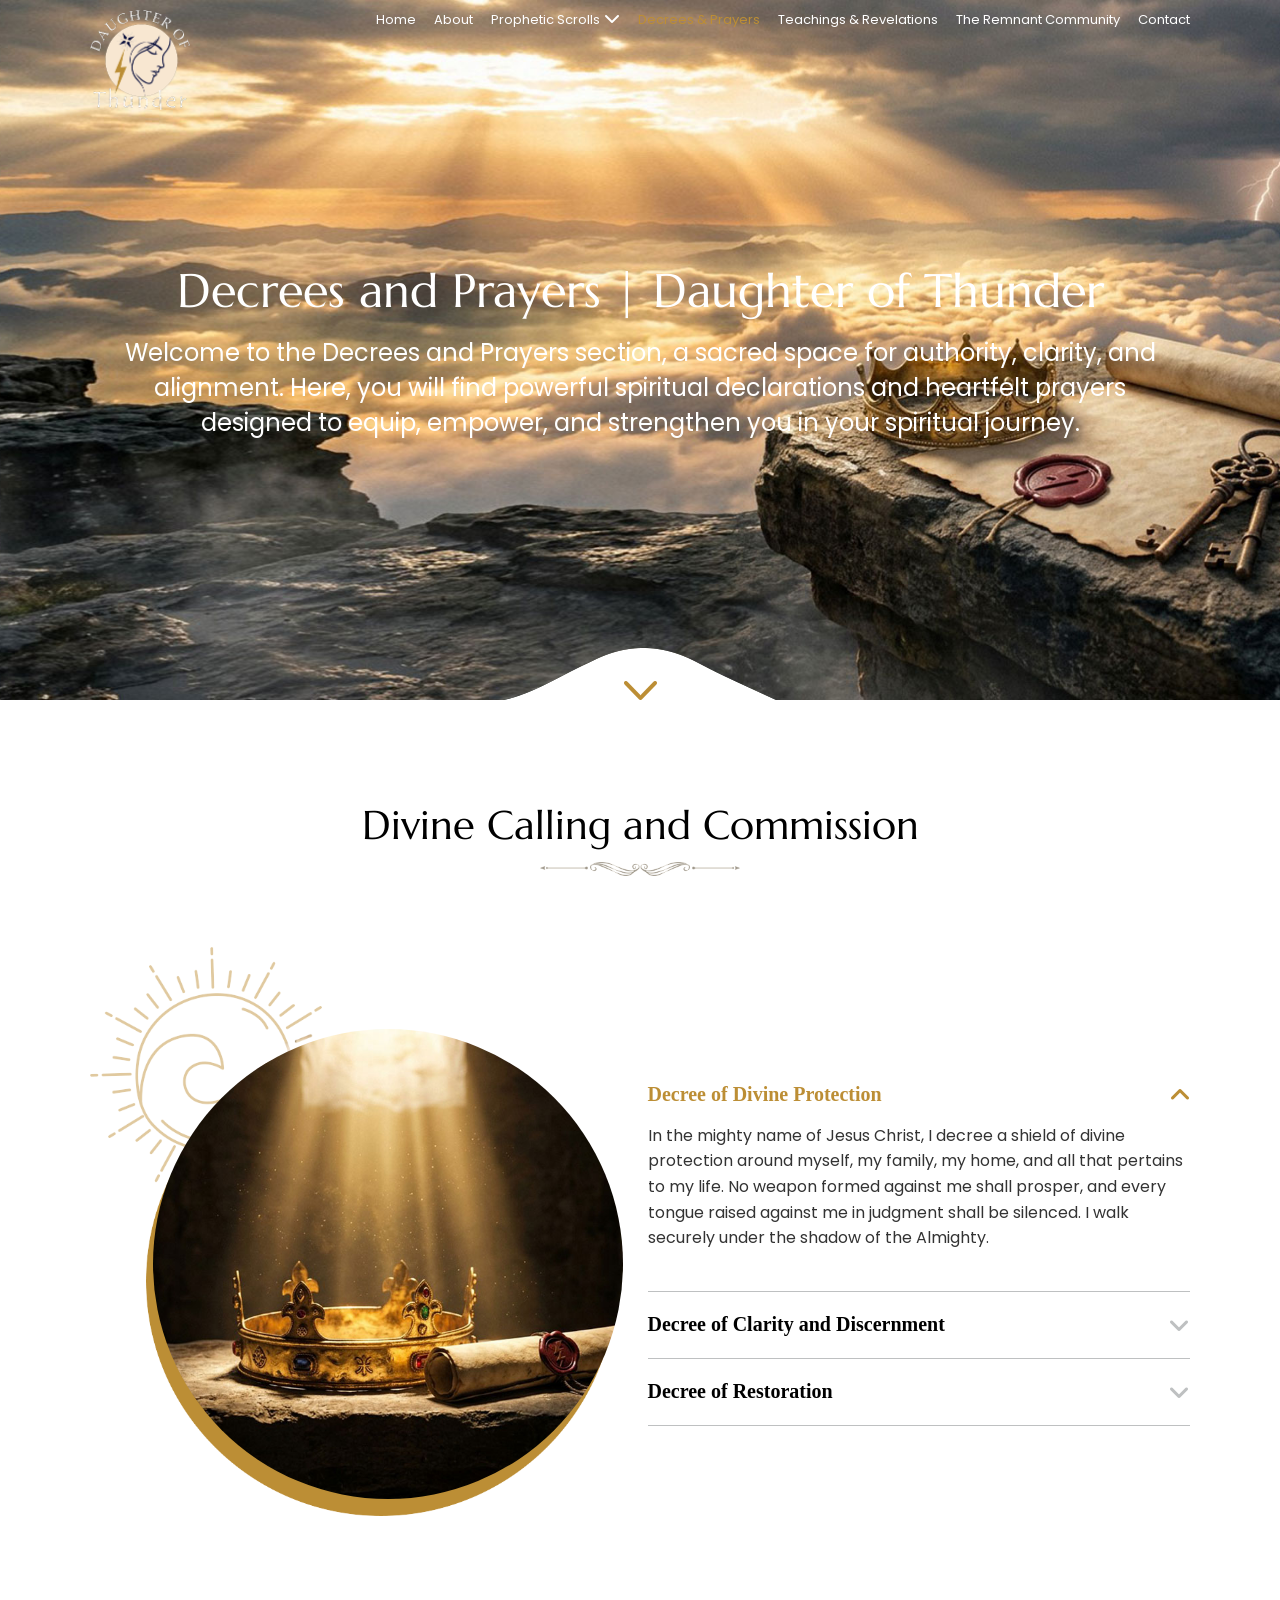
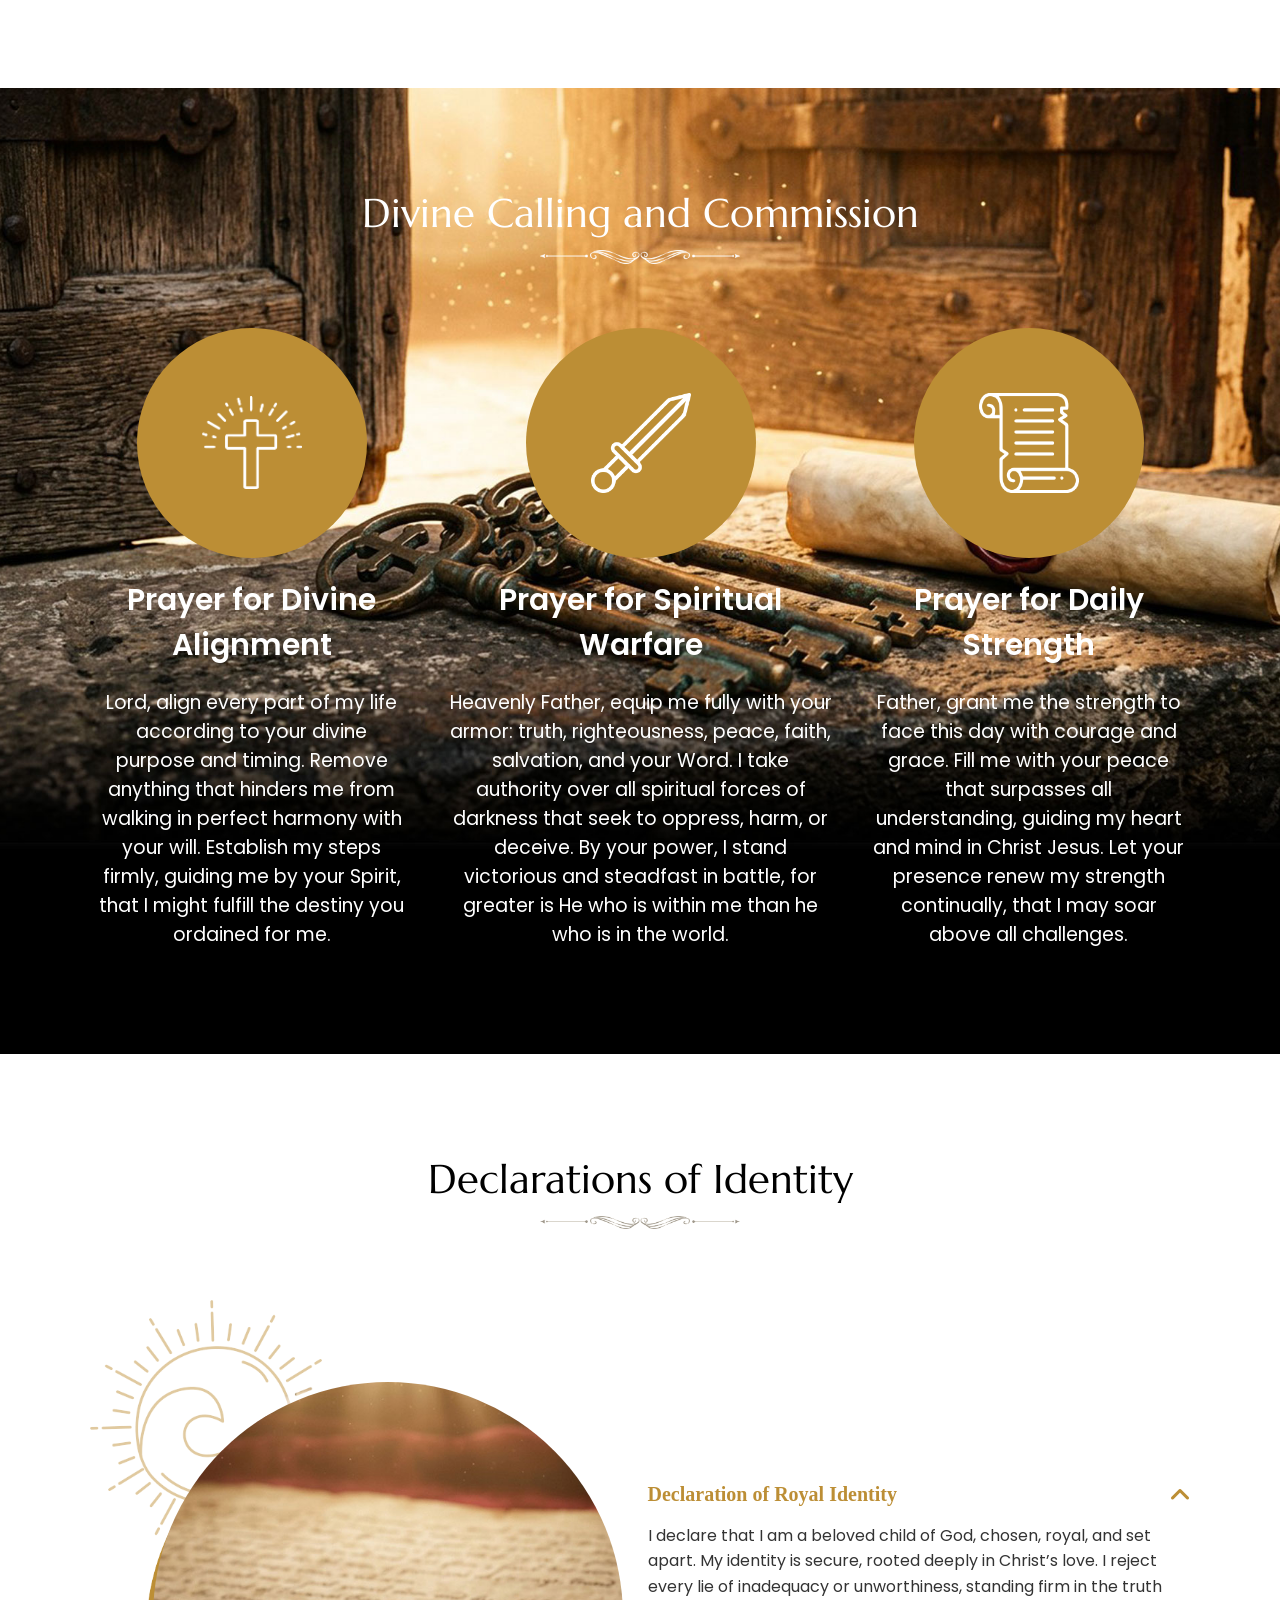
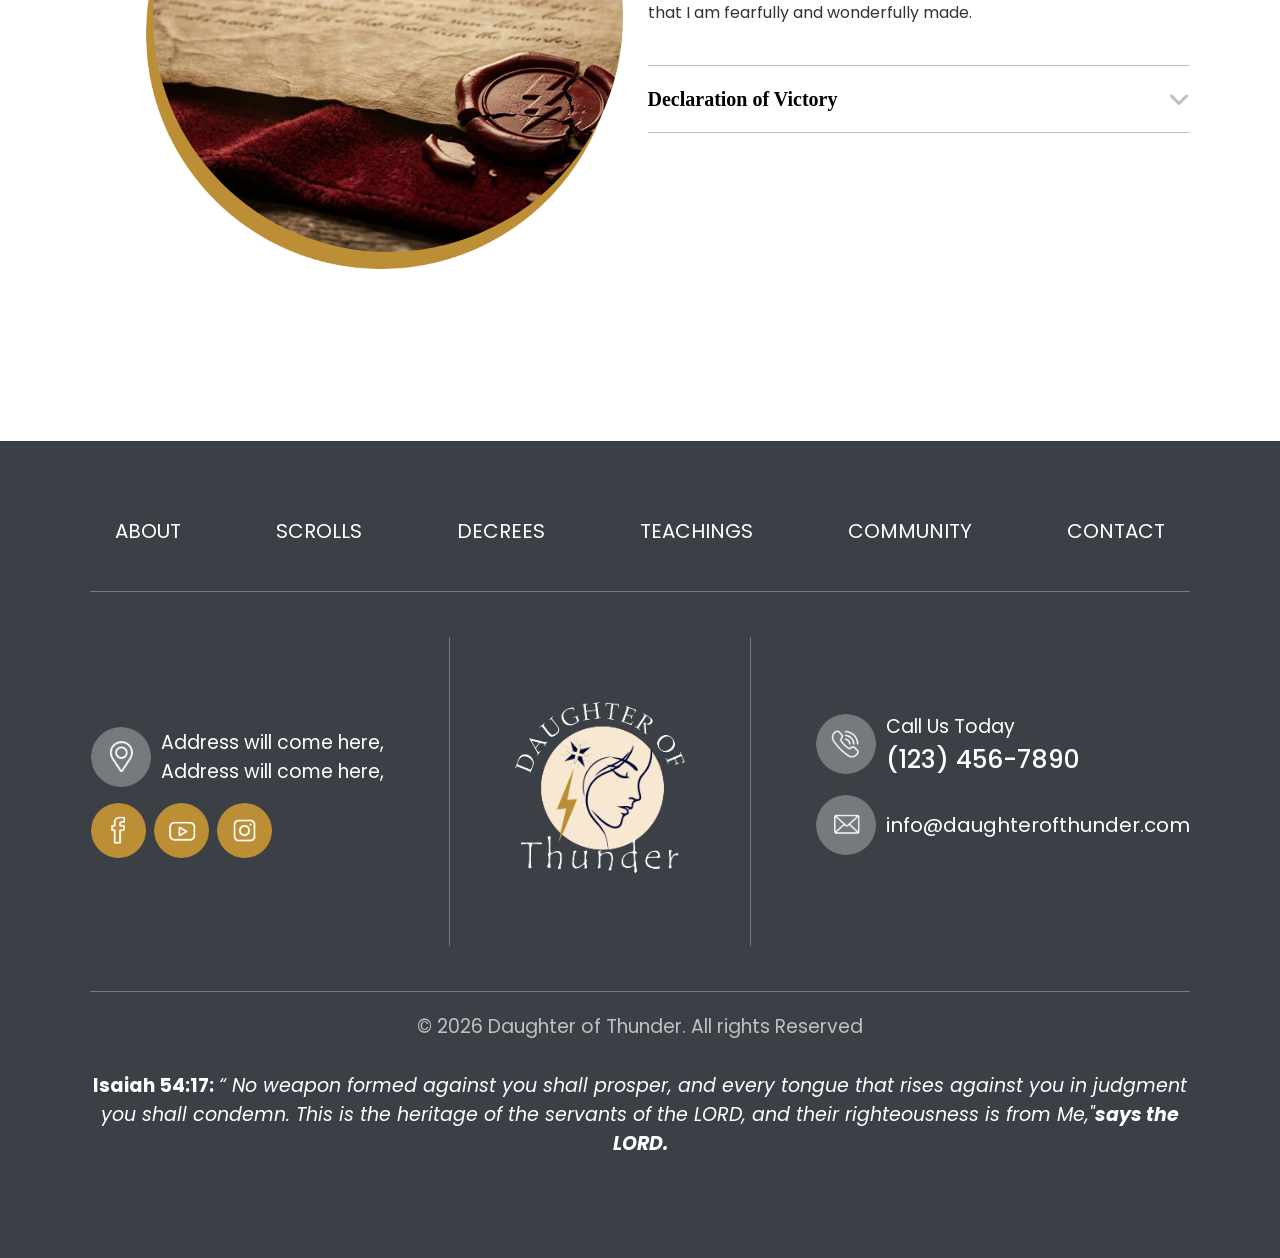
<file: decrees.html>
<!DOCTYPE html>
<html lang="en">

<head>
    <meta charset="UTF-8">
    <meta name="viewport" content="width=device-width, initial-scale=1.0">
    <title>Daughter of Thunder</title>
    <link rel="icon" type="image/png" sizes="16*16" href="image/logo-title.png">
    <!--<link rel="icon" type="image/svg+xml" sizes="squre" href="image/logo-title.png">Use this if icon is .svg-->
    <link rel="stylesheet" href="css/style.css">
    <link rel="stylesheet" href="css/responsive.css">
    <link rel="stylesheet" href="https://cdnjs.cloudflare.com/ajax/libs/font-awesome/6.7.2/css/all.min.css">
    <script src="js/component.js" defer></script>
    <script src="js/script.js" defer></script>
    
</head>

<body>
    <!-------------------------------------------- Decrees and prayers ------------------------------------------->
    <!-------------------------------------------------- Header ----------------------------------------------->

    <site-header></site-header>

    <!-------------------------------------------------- Header ----------------------------------------------->


    <!------------------------------------------------ Decrees ------------------------------------------------>

    <section id="decrees" class="daug-hter">
        <div class="contener">

            <h1>Decrees and Prayers | Daughter of Thunder</h1>
            <div class="pra">
                <p>Welcome to the Decrees and Prayers section, a sacred space for authority, clarity, and alignment.
                    Here, you will find powerful spiritual declarations and heartfelt prayers designed to equip,
                    empower, and strengthen you in your spiritual journey.</p>
                <div class="img-button">
                    <a href="#prayers"><img src="image/aero.png" href="" alt="aero"></a>
                </div>
            </div>
        </div>
    </section>

    <!----------------------------------------------- Decrees ----------------------------------------------->


    <!----------------------------------------------- Authority ----------------------------------------------->

    <section id="authority" class="autho-rity ab-out">
        <div class="contener">
            <div class="head">
                <h2>Divine Calling
                    and Commission</h2>
                <div>
                    <img src="image/Untitled-1.png" alt="Not-IMP" class="img-common">
                </div>
            </div>
            <div class="content">
                <div class="circle">
                    <img src="image/about-png.png" alt="png">
                    <img src="image/about-circle.png" alt="bg-circle">
                    <img src="image/pg-4-after-top.jpg" alt="circle-img">
                </div>
                <div class="container">
                    <!-- Item 1: Open by default -->
                    <div class="text">
                        <div class="accordion-header active" onclick="toggleAccordion(this)">
                            <span>Decree of Divine Protection</span>
                        </div>
                        <div class="pra open">
                            <p>In the mighty name of Jesus Christ, I decree a shield of divine protection around myself,
                                my family, my home, and all that pertains to my life. No weapon formed against me shall
                                prosper, and every tongue raised against me in judgment shall be silenced. I walk
                                securely under the shadow of the Almighty.</p>
                        </div>
                    </div>

                    <!-- Item 2: Closed -->
                    <div class="text">
                        <div class="accordion-header inactive" onclick="toggleAccordion(this)">
                            <span>Decree of Clarity and Discernment</span>
                        </div>
                        <div class="pra">
                            <p>Your content for clarity and discernment goes here...</p>
                        </div>
                    </div>

                    <!-- Item 3: Closed -->
                    <div class="text">
                        <div class="accordion-header inactive" onclick="toggleAccordion(this)">
                            <span>Decree of Restoration</span>
                        </div>
                        <div class="pra">
                            <p>Your content for restoration goes here...</p>
                        </div>
                    </div>
                </div>
            </div>
        </div>
    </section>

    <!----------------------------------------------- Authority ----------------------------------------------->


    <!------------------------------------------------ Prayars ------------------------------------------------>

    <section id="prayers" class="pra-yers">
        <div class="contener">
            <div class="head">
                <h2>Divine Calling
                    and Commission</h2>
                <div>
                    <img src="image/Untitled-1.png" alt="Not-IMP" class="img-common">
                </div>
            </div>
            <div class="content">
                <!-- slid-1 -->


                <div class="pra-slid">
                    <div>
                        <img src="image/cross.png" alt="img">
                    </div>
                    <div>
                        <p>Prayer for Divine
                            Alignment</p>
                        <p>Lord, align every part of my life according to your divine
                            purpose and timing. Remove anything that hinders me from walking in perfect
                            harmony with your will.
                            Establish my steps firmly, guiding me by your Spirit, that I might fulfill the destiny you
                            ordained for me.</p>
                    </div>
                </div>
                <!-- slid-2 -->
                <div class="pra-slid">
                    <div>
                        <img src="image/sward.png" alt="img">
                    </div>
                    <div>
                        <p>Prayer for Spiritual
                            Warfare</p>
                        <p>Heavenly Father, equip me fully with your armor: truth, righteousness, peace, faith,
                            salvation, and your Word. I take authority over all spiritual forces of darkness that seek
                            to oppress, harm, or deceive. By your power, I stand victorious and steadfast in battle, for
                            greater is He who is within me than he who is in the world.</p>
                    </div>
                </div>
                <!-- slid-3 -->
                <div class="pra-slid">
                    <div>
                        <img src="image/map.png" alt="img">
                    </div>
                    <div>
                        <p>Prayer for Daily
                            Strength</p>
                        <p>Father, grant me the strength to face this day with courage and grace. Fill me with your
                            peace that surpasses all understanding, guiding my heart and mind in Christ Jesus. Let your
                            presence renew my strength continually, that I may soar above all challenges.</p>
                    </div>
                </div>
            </div>
        </div>
    </section>

    <!----------------------------------------------- Authority ----------------------------------------------->


    <!----------------------------------------------- Identity ----------------------------------------------->

    <section id="identity" class="autho-rity ab-out">
        <div class="contener">
            <div class="head">
                <h2>Declarations of Identity</h2>
                <div>
                    <img src="image/Untitled-1.png" alt="Not-IMP" class="img-common">
                </div>
            </div>
            <div class="content">
                <div class="circle">
                    <img src="image/about-png.png" alt="png">
                    <img src="image/about-circle.png" alt="bg-circle">
                    <img src="image/pg-4-identity.jpg" alt="circle-img">
                </div>
                <div class="container">
                    <!-- Item 1: Open by default -->
                    <div class="text">
                        <div class="accordion-header active" onclick="toggleAccordion(this)">
                            <span>Declaration of Royal Identity</span>
                        </div>
                        <div class="pra open">
                            <p>I declare that I am a beloved child of God, chosen, royal, and set apart. My identity is
                                secure, rooted deeply in Christ’s love. I reject every lie of inadequacy or
                                unworthiness,
                                standing firm in the truth that I am fearfully and wonderfully made.</p>
                        </div>
                    </div>

                    <!-- Item 2: Closed -->
                    <div class="text">
                        <div class="accordion-header inactive" onclick="toggleAccordion(this)">
                            <span>Declaration of Victory</span>
                        </div>
                        <div class="pra">
                            <p>Your content for clarity and discernment goes here...</p>
                        </div>
                    </div>

                </div>
            </div>
        </div>
    </section>

    <!----------------------------------------------- Identity ----------------------------------------------->


    <!------------------------------------------------ Footer ------------------------------------------------>

    <site-footer></site-footer>

    <!------------------------------------------------ Footer ------------------------------------------------>
    <!--------------------------------------------- Decrees and prayers ------------------------------------------>
</body>

</html>
</file>
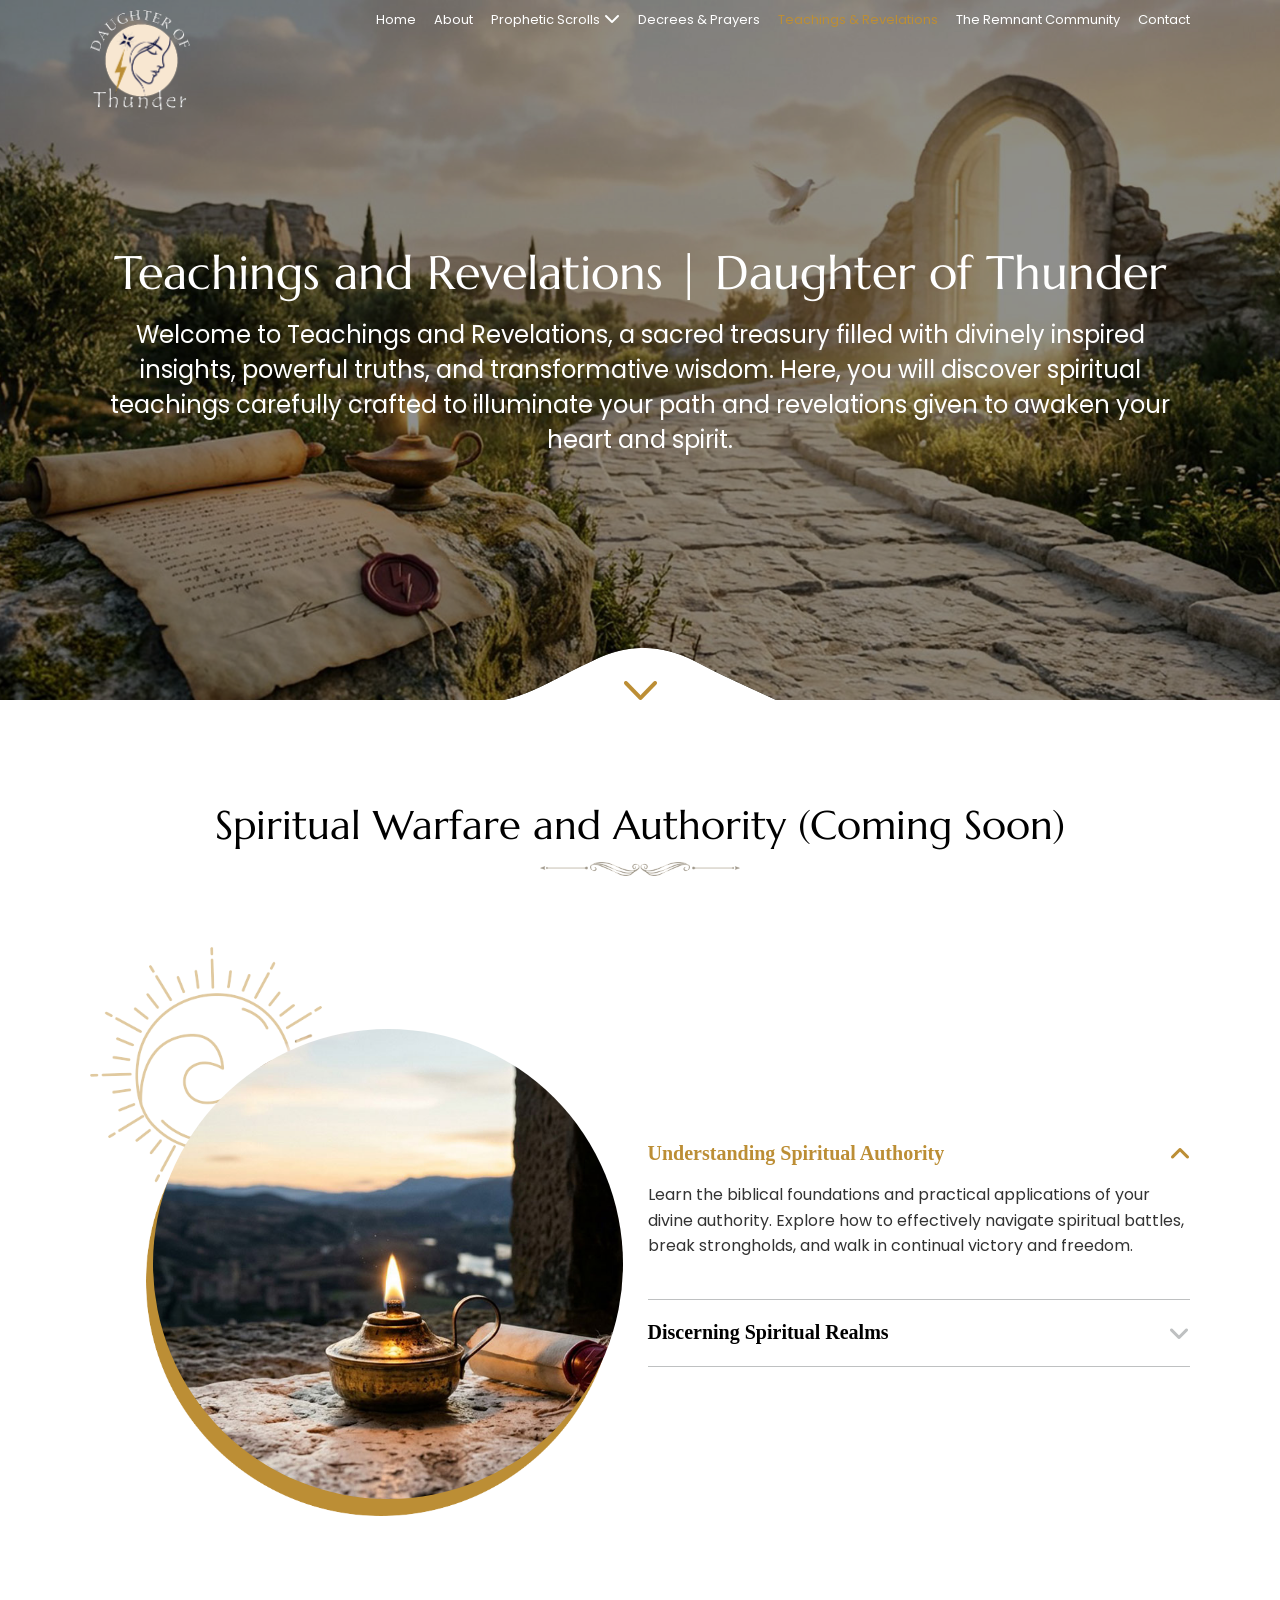
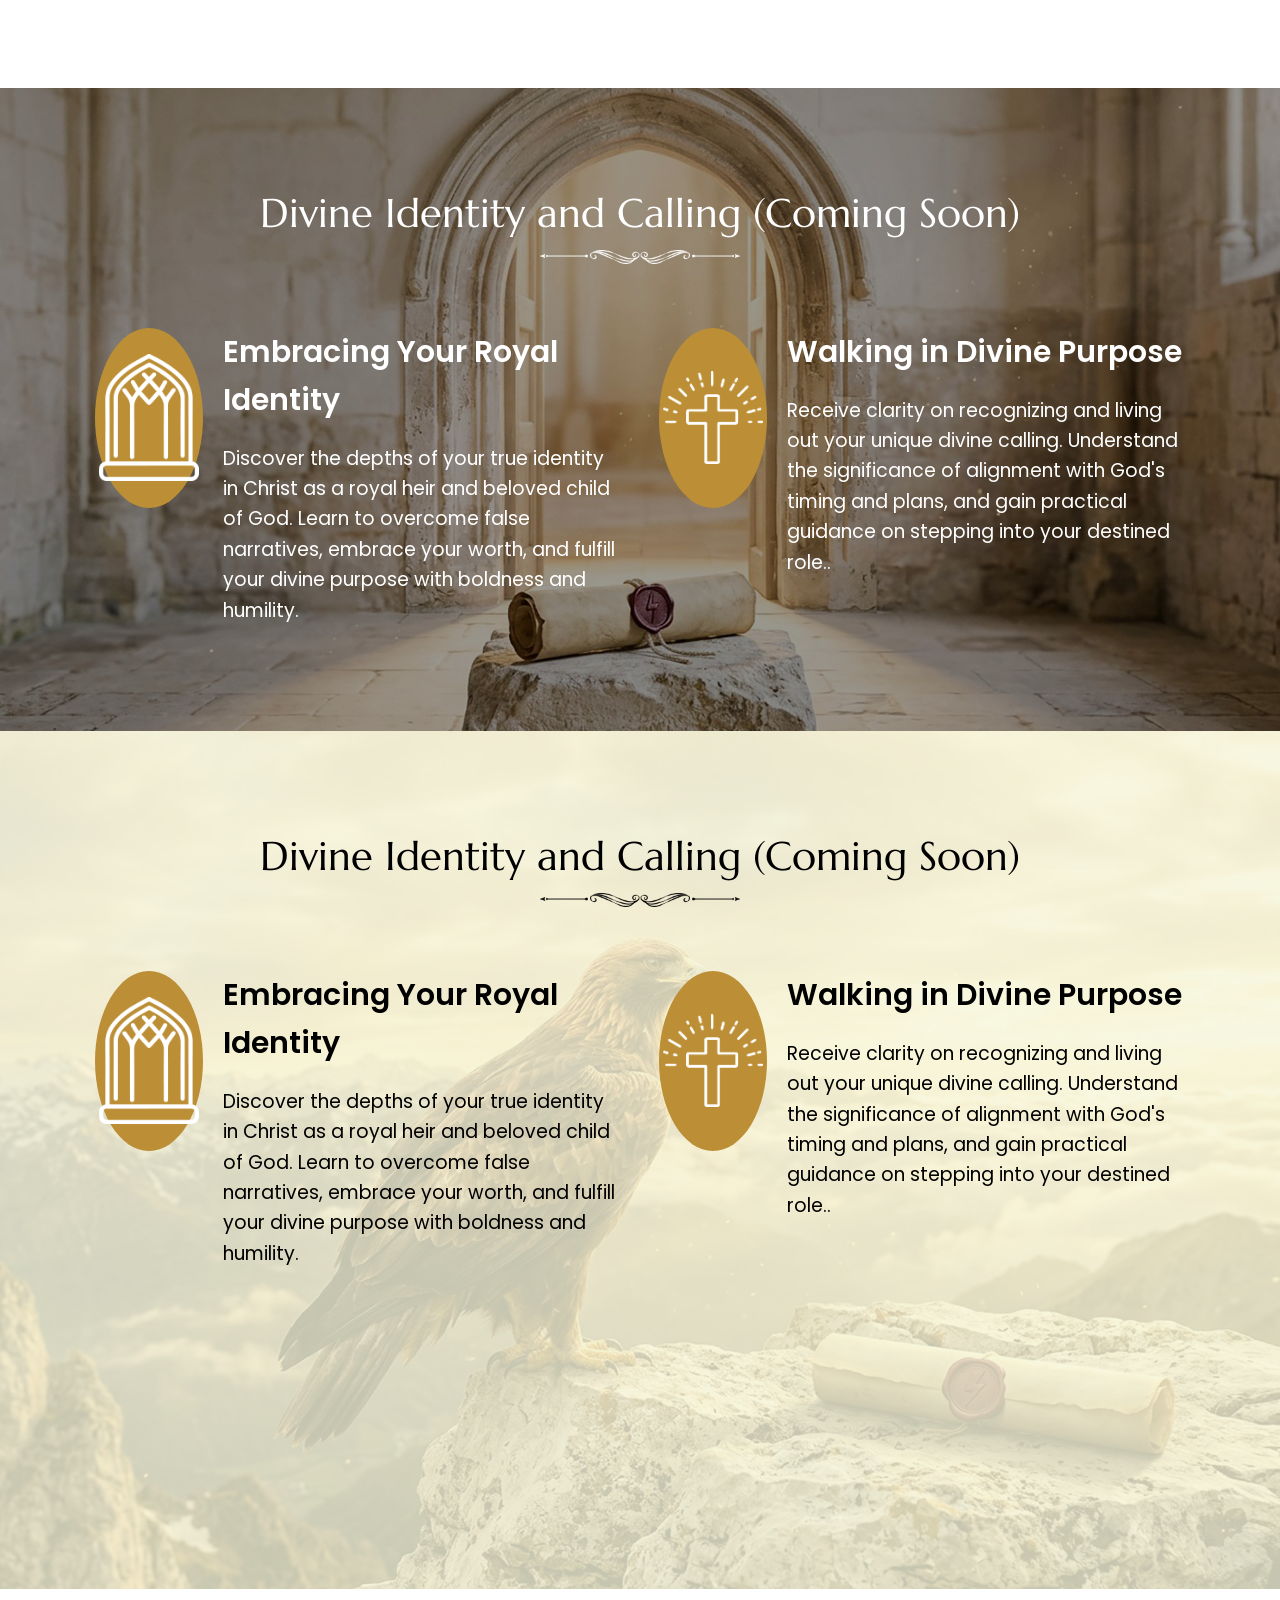
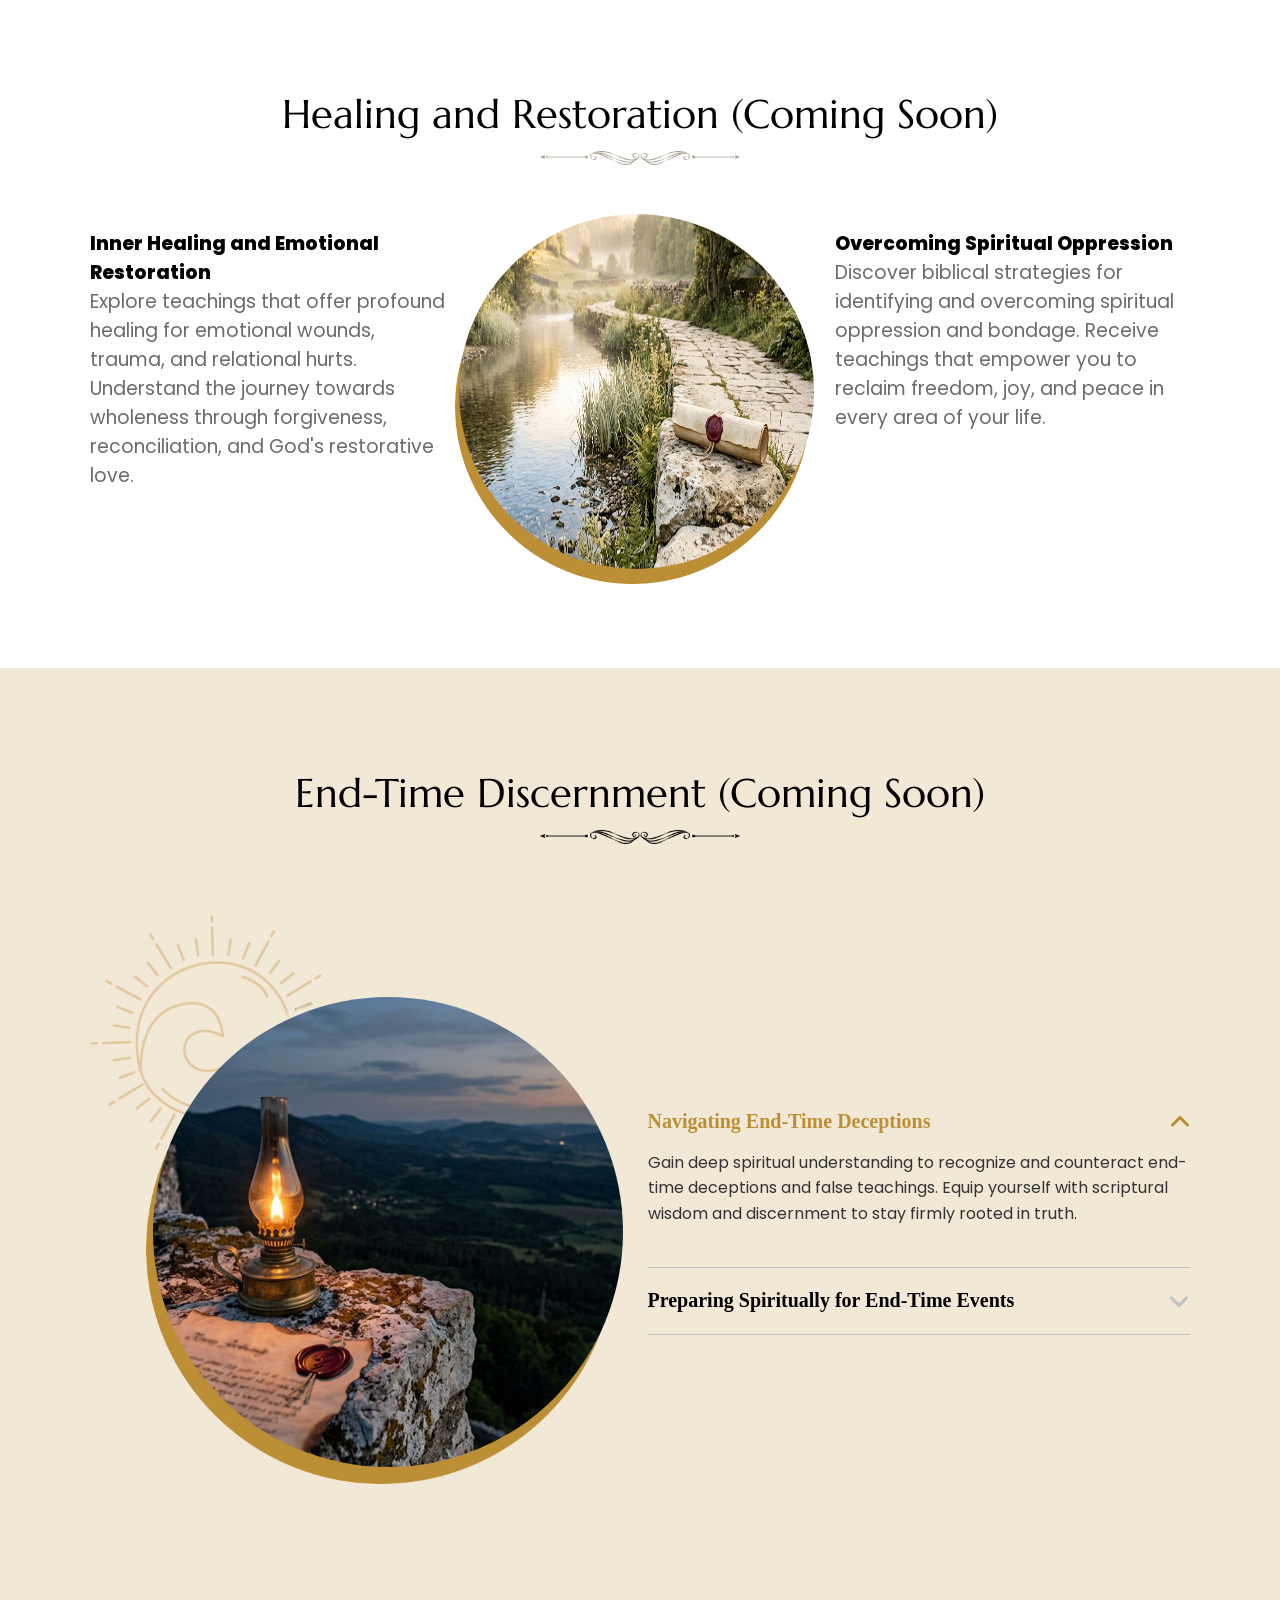
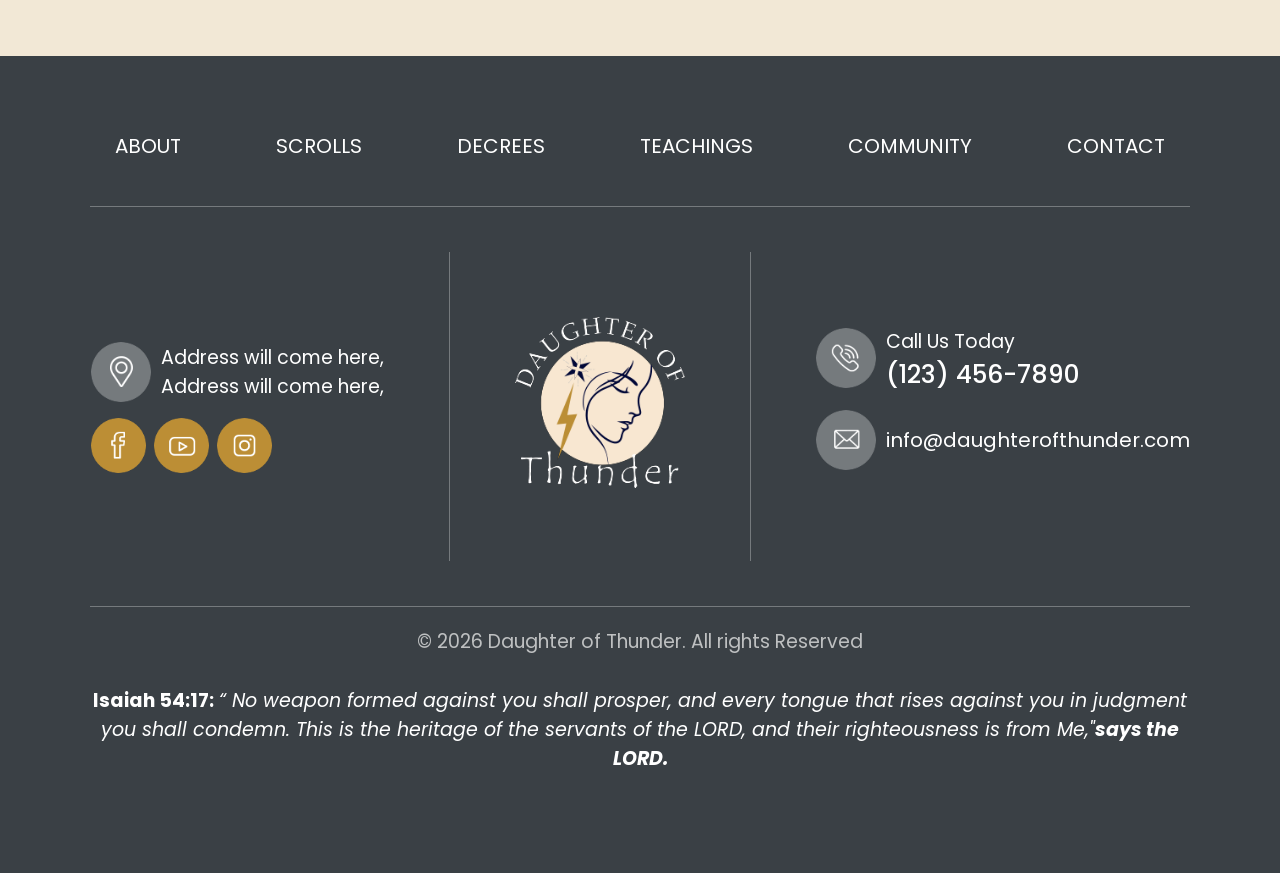
<file: revelations.html>
<!DOCTYPE html>
<html lang="en">

<head>
    <meta charset="UTF-8">
    <meta name="viewport" content="width=device-width, initial-scale=1.0">
    <title>Daughter of Thunder</title>
    <link rel="icon" type="image/png" sizes="16*16" href="image/logo-title.png">
    <!--<link rel="icon" type="image/svg+xml" sizes="squre" href="image/logo-title.png">Use this if icon is .svg-->
    <link rel="stylesheet" href="css/style.css">
    <link rel="stylesheet" href="css/responsive.css">
    <link rel="stylesheet" href="https://cdnjs.cloudflare.com/ajax/libs/font-awesome/6.7.2/css/all.min.css">
    <script src="js/component.js" defer></script>
    <script src="js/script.js" defer></script>
    
</head>

<body>
    <!----------------------------------------- Teching and Revelation ---------------------------------------->
    <!-------------------------------------------------- Header ----------------------------------------------->

    <site-header></site-header>

    <!-------------------------------------------------- Header ----------------------------------------------->


    <!---------------------------------------------- Revelations ---------------------------------------------->

    <section id="revolations" class="daug-hter">
        <div class="contener">

            <h1>Teachings and Revelations | Daughter of Thunder</h1>
            <div class="pra">
                <p>Welcome to Teachings and Revelations, a sacred treasury filled with divinely inspired insights,
                    powerful truths, and transformative wisdom. Here, you will discover spiritual teachings
                    carefully crafted to illuminate your path and revelations given to awaken your heart and spirit.</p>
                <div class="img-button">
                    <a href="#calling"><img src="image/aero.png" href="" alt="aero"></a>
                </div>
            </div>
        </div>
    </section>

    <!---------------------------------------------- Revelations ---------------------------------------------->

    <!----------------------------------------------- Authority ----------------------------------------------->

    <section id="authority" class="autho-rity ab-out">
        <div class="contener">
            <div class="head">
                <h2>Spiritual Warfare and Authority (Coming Soon)</h2>
                <div>
                    <img src="image/Untitled-1.png" alt="Not-IMP" class="img-common">
                </div>
            </div>
            <div class="content">
                <div class="circle">
                    <img src="image/about-png.png" alt="png">
                    <img src="image/about-circle.png" alt="bg-circle">
                    <img src="image/pg-5-sec-2.jpg" alt="circle-img">
                </div>
                <div class="container">
                    <!-- Item 1: Open by default -->
                    <div class="text">
                        <div class="accordion-header active" onclick="toggleAccordion(this)">
                            <span>Understanding Spiritual Authority</span>
                        </div>
                        <div class="pra open">
                            <p>Learn the biblical foundations and practical
                                applications of your divine authority. Explore how to effectively navigate spiritual
                                battles, break strongholds, and walk in continual victory and freedom.</p>
                        </div>
                    </div>

                    <!-- Item 2: Closed -->
                    <div class="text">
                        <div class="accordion-header inactive" onclick="toggleAccordion(this)">
                            <span>Discerning Spiritual Realms</span>
                        </div>
                        <div class="pra">
                            <p>Your content for clarity and discernment goes here...</p>
                        </div>
                    </div>


                </div>
            </div>
        </div>
    </section>

    <!----------------------------------------------- Authority ----------------------------------------------->


    <!------------------------------------------------ Calling ------------------------------------------------>

    <section id="calling" class="pra-yers calling-2copy">
        <div class="contener">
            <div class="head">
                <h2>Divine Identity and Calling (Coming Soon)</h2>
                <div>
                    <img src="image/Untitled-1.png" alt="Not-IMP" class="img-common">
                </div>
            </div>
            <div class="content">
                <!-- slid-1 -->
                <div class="pra-slid">
                    <div>
                        <img src="image/pg-5-3.png" alt="img">
                    </div>
                    <div>
                        <p>Embracing Your Royal Identity</p>
                        <p>Discover the depths of your true identity in Christ as a royal heir and beloved child of God.
                            Learn to overcome false narratives, embrace your worth, and fulfill your divine purpose with
                            boldness and humility.</p>
                    </div>
                </div>
                <!-- slid-2 -->
                <div class="pra-slid">
                    <div>
                        <img src="image/cross.png" alt="img">
                    </div>
                    <div>
                        <p>Walking in Divine
                            Purpose</p>
                        <p>Receive clarity on recognizing and living out your unique divine calling. Understand the
                            significance of alignment with God's timing and plans, and gain practical guidance on
                            stepping into your destined role..</p>
                    </div>
                </div>
            </div>
        </div>
    </section>

    <!------------------------------------------------ Calling ------------------------------------------------>


    <!------------------------------------------------ insight ------------------------------------------------>

    <section id="insight" class="pra-yers calling-2copy">
        <div class="contener">
            <div class="head">
                <h2>Divine Identity and Calling (Coming Soon)</h2>
                <div>
                    <img src="image/Untitled-1.png" alt="Not-IMP" class="img-common">
                </div>
            </div>
            <div class="content">
                <!-- slid-1 -->
                <div class="pra-slid">
                    <div>
                        <img src="image/pg-5-3.png" alt="img">
                    </div>
                    <div>
                        <p>Embracing Your Royal Identity</p>
                        <p>Discover the depths of your true identity in Christ as a royal heir and beloved child of God.
                            Learn to overcome false narratives, embrace your worth, and fulfill your divine purpose with
                            boldness and humility.</p>
                    </div>
                </div>
                <!-- slid-2 -->
                <div class="pra-slid">
                    <div>
                        <img src="image/cross.png" alt="img">
                    </div>
                    <div>
                        <p>Walking in Divine
                            Purpose</p>
                        <p>Receive clarity on recognizing and living out your unique divine calling. Understand the
                            significance of alignment with God's timing and plans, and gain practical guidance on
                            stepping into your destined role..</p>
                    </div>
                </div>
            </div>
        </div>
    </section>

    <!------------------------------------------------ Insight ------------------------------------------------>


    <!---------------------------------------------- Healing ---------------------------------------------->    

    <section id="healing" class="ab-out">
        <div class="contener">
           <div class="head">
                <h2>Healing and Restoration (Coming Soon)</h2>
                <div>
                    <img src="image/Untitled-1.png" alt="Not-IMP" class="img-common">
                </div>
            </div>
            <div class="content">
                <div>
                    <p>Inner Healing and Emotional Restoration</p>
                    <p>Explore teachings that offer profound healing for emotional wounds, trauma, and relational hurts. Understand the journey towards wholeness through forgiveness, reconciliation, and God's restorative love.</p>
                </div>
                <div class="middle">
                    <img src="image/about-circle.png" alt="img">
                    <img src="image/pg-5-sec-5.jpg" alt="img">
                </div>
                 <div>
                    <p>Overcoming Spiritual Oppression</p>
                    <p>Discover biblical strategies for identifying and 
overcoming spiritual 
oppression and bondage. Receive teachings that empower you to reclaim freedom, joy, and peace in every area of your life.</p>
                </div>
            </div>
        </div>
    </section>

    <!---------------------------------------------- Healing ---------------------------------------------->    


    <!---------------------------------------------- Discernment ---------------------------------------------->

    <section id="discernment" class="autho-rity ab-out">
        <div class="contener">
            <div class="head">
                <h2>End-Time Discernment (Coming Soon)</h2>
                <div>
                    <img src="image/Untitled-1.png" alt="Not-IMP" class="img-common">
                </div>
            </div>
            <div class="content">
                <div class="circle">
                    <img src="image/about-png.png" alt="png">
                    <img src="image/about-circle.png" alt="bg-circle">
                    <img src="image/pg-5-sec6.jpg" alt="circle-img">
                </div>
                <div class="container">
                    <!-- Item 1: Open by default -->
                    <div class="text">
                        <div class="accordion-header active" onclick="toggleAccordion(this)">
                            <span>Navigating End-Time Deceptions</span>
                        </div>
                        <div class="pra open">
                            <p>Gain deep spiritual understanding to recognize and counteract end-time deceptions and false teachings. Equip yourself with scriptural wisdom and discernment to stay firmly rooted in truth.</p>
                        </div>
                    </div>

                    <!-- Item 2: Closed -->
                    <div class="text">
                        <div class="accordion-header inactive" onclick="toggleAccordion(this)">
                            <span>Preparing Spiritually for End-Time Events</span>
                        </div>
                        <div class="pra">
                            <p>Your content for clarity and discernment goes here...</p>
                        </div>
                    </div>


                </div>
            </div>
        </div>
    </section>

    <!---------------------------------------------- Discernment ---------------------------------------------->


    <!------------------------------------------------ Footer ------------------------------------------------>

    <site-footer></site-footer>

    <!------------------------------------------------ Footer ------------------------------------------------>
    <!----------------------------------------- Teching and Revelation ---------------------------------------->
</body>

</html>
</file>
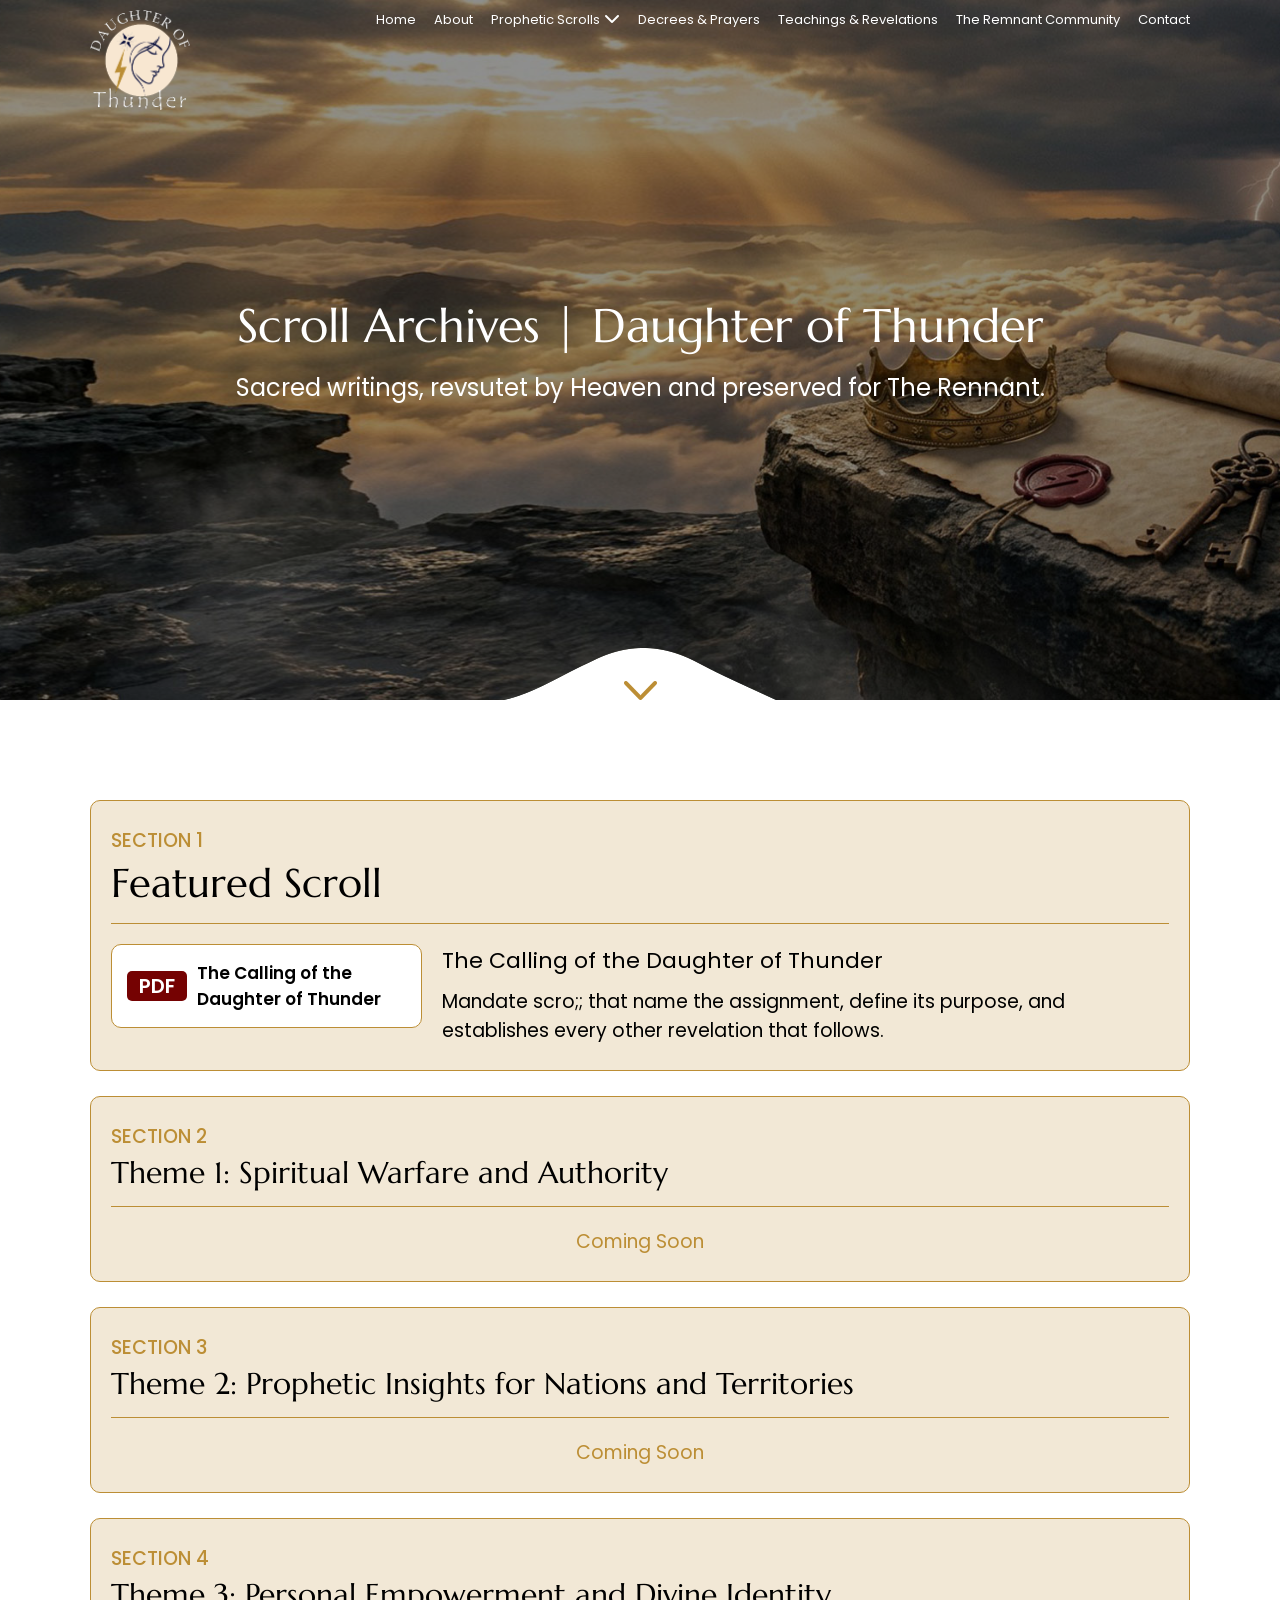
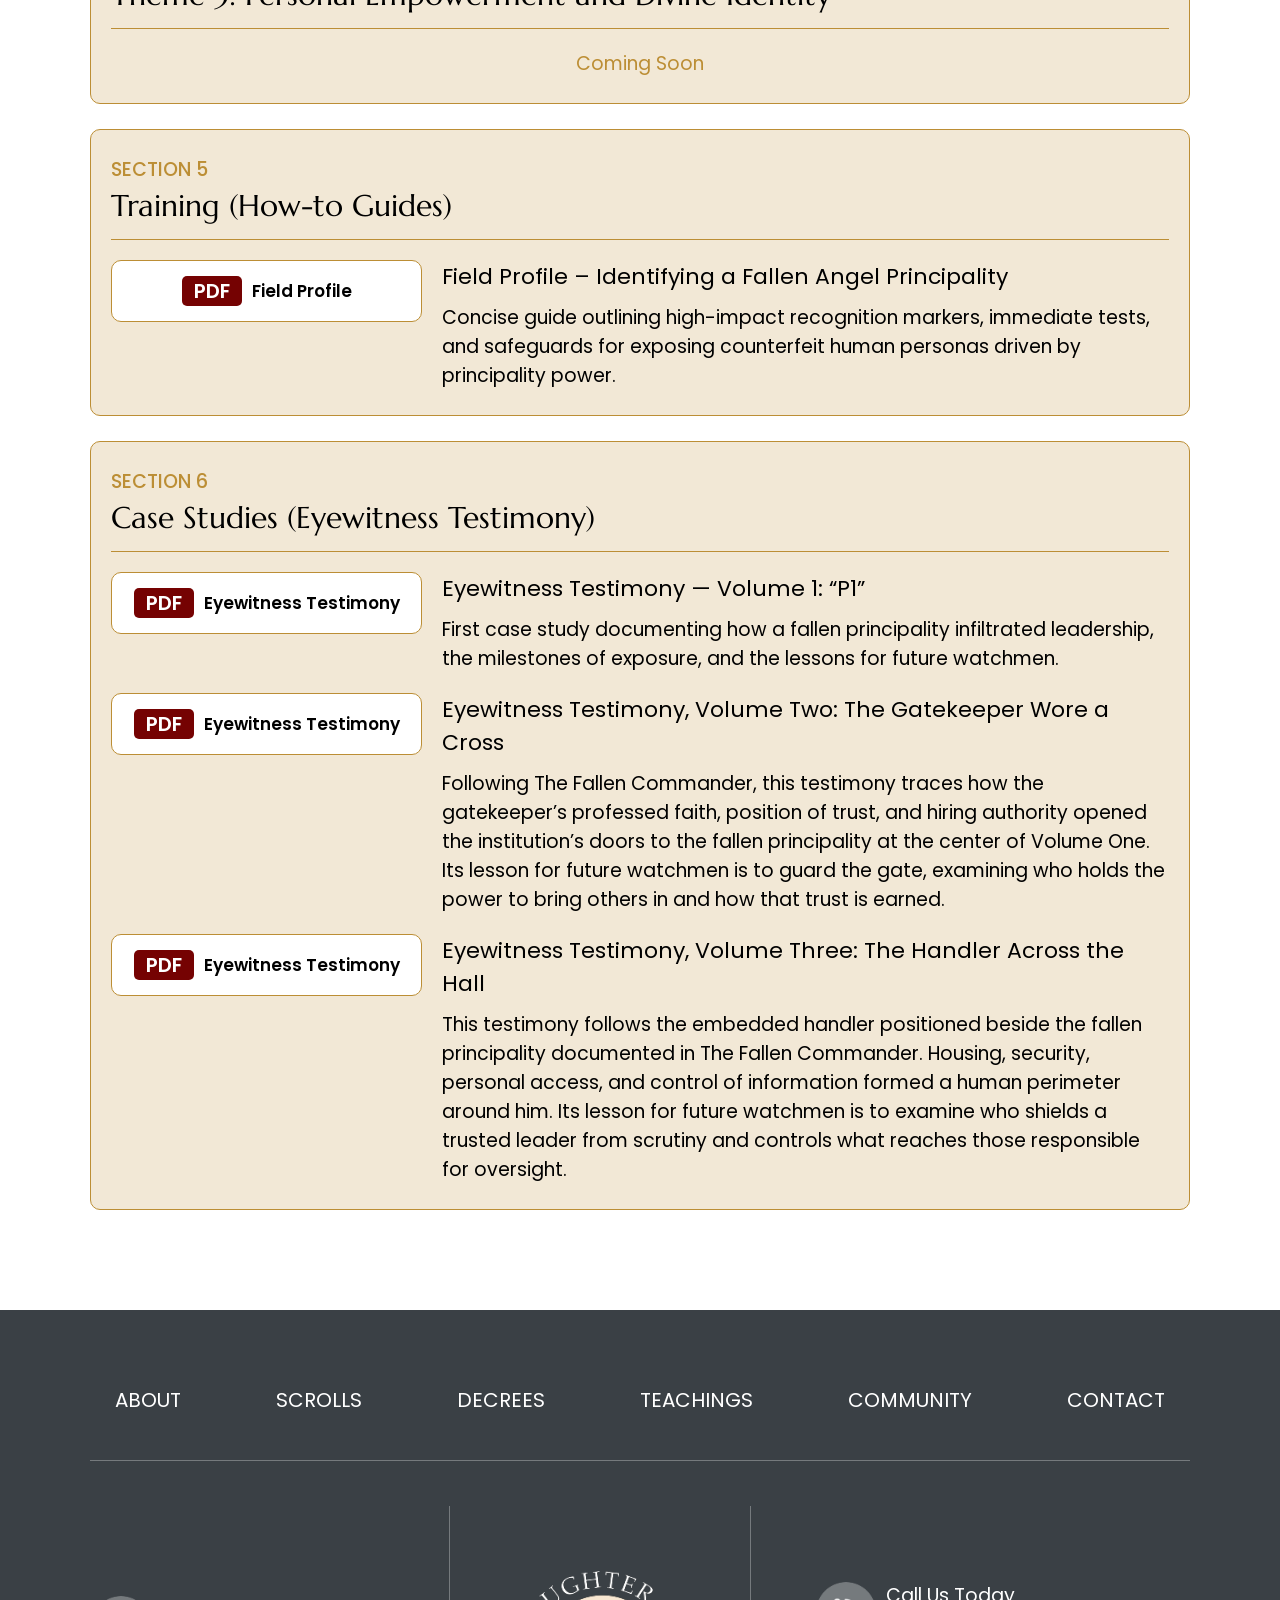
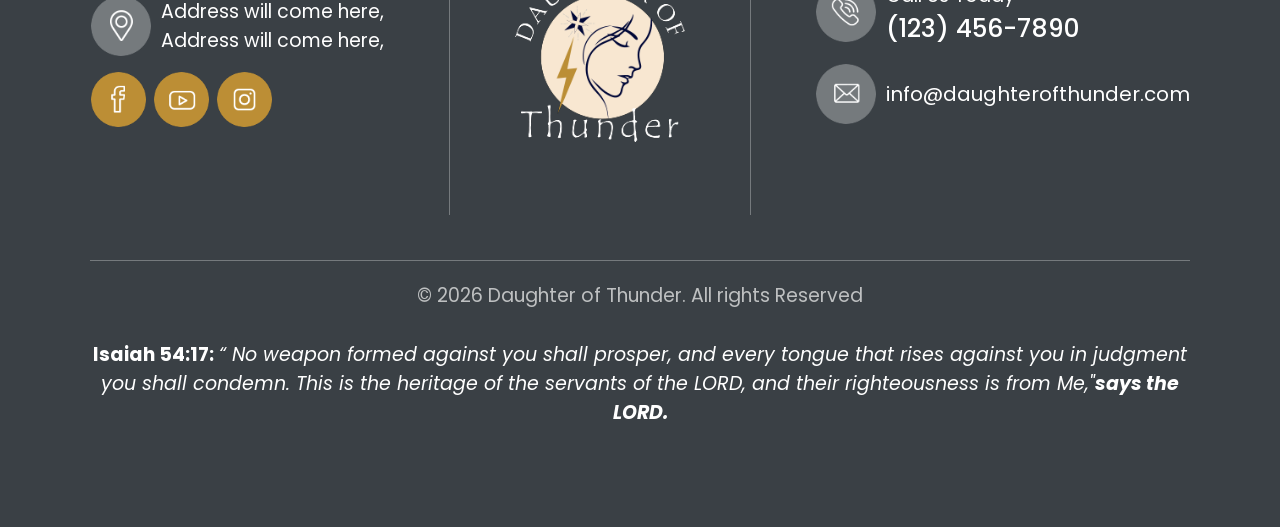
<file: scroll-2.html>
<!DOCTYPE html>
<html lang="en">

<head>
    <meta charset="UTF-8">
    <meta name="viewport" content="width=device-width, initial-scale=1.0">
    <title>Daughter of Thunder</title>
    <link rel="icon" type="image/png" sizes="16*16" href="image/logo-title.png">
    <!--<link rel="icon" type="image/svg+xml" sizes="squre" href="image/logo-title.png">Use this if icon is .svg-->
    <link rel="stylesheet" href="css/style.css">
    <link rel="stylesheet" href="css/responsive.css">
    <link rel="stylesheet" href="https://cdnjs.cloudflare.com/ajax/libs/font-awesome/6.7.2/css/all.min.css">
    <script src="js/component.js" defer></script>
    <script src="js/script.js" defer></script>
    
</head>

<body>
    <!----------------------------------------------- Scroll-Archive ------------------------------------------>
   <!-------------------------------------------------- Header ----------------------------------------------->

    <site-header></site-header>

    <!-------------------------------------------------- Header ----------------------------------------------->

    <!------------------------------------------------- Archive --------------------------------------------->

    <section id="archive" class="daug-hter">
        <div class="contener">

            <h1>Scroll Archives | Daughter of Thunder</h1>
            <div class="pra">
                <p>Sacred writings, revsutet by Heaven and preserved for The Rennant.</p>
                <div class="img-button">
                    <a href="#featured"><img src="image/aero.png" alt="aero"></a>
                </div>
            </div>
        </div>
    </section>

    <!------------------------------------------------ Archive --------------------------------------------->


    <!----------------------------------------------- Featured --------------------------------------------->

    <section id="featured" class="fea-tured">
        <div class="contener">
            <!-- box-1 -->
            <div class="box">
                <div class="first">
                    <p>SECTION 1</p>
                    <h2>Featured Scroll</h2>
                </div>
                <div class="second">
                    <a href="https://1drv.ms/b/c/550cb95398daeb84/IQBxkCqPtLyzRJWUap77eUR3AVMN9GAQMqEJ02TRGp-8zmY" target="_blank">
                    <div class="pdf">
                        <div class="logo">
                            PDF
                        </div>
                        <div class="logo-text">
                            The Calling of the Daughter of Thunder
                        </div>
                    </div>
                    </a>    
                    <div class="text">
                        <p>The Calling of the Daughter of Thunder</p>
                        <p>Mandate scro;; that name the assignment, define its purpose, and establishes every other revelation that follows.    </p>
                    </div>
                </div>
            </div>

            <!-- box-2 -->
             <div class="box">
                <div class="first">
                    <p>SECTION 2</p>
                    <h4>Theme 1: Spiritual Warfare and Authority</h4>
                </div>
                <div class="same">
                    <p>Coming Soon</p>
                </div>
             </div>

            <!-- box-3 -->
             <div class="box">
                <div class="first">
                    <p>SECTION 3</p>
                    <h4>Theme 2: Prophetic Insights for Nations and Territories</h4>
                </div>
                <div class="same">
                    <p>Coming Soon</p>
                </div>
             </div>

             <!-- box-4 -->
             <div class="box">
                <div class="first">
                    <p>SECTION 4</p>
                    <h4>Theme 3: Personal Empowerment and Divine Identity</h4>
                </div>
                <div class="same">
                    <p>Coming Soon</p>
                </div>
             </div>

              <!-- box-5 -->
            <div class="box">
                <div class="first">
                    <p>SECTION 5</p>
                    <h4>Training (How-to Guides)
</h4>
                </div>
                <div class="second">
                    <a href="https://1drv.ms/b/c/550cb95398daeb84/IQBxkCqPtLyzRJWUap77eUR3AVMN9GAQMqEJ02TRGp-8zmY" target="_blank">
                    <div class="pdf">
                        <div class="logo">
                            PDF
                        </div>
                        <div class="logo-text">
                            Field Profile
                        </div>
                    </div>
                    </a>    
                    <div class="text">
                        <p>Field Profile – Identifying a Fallen Angel Principality</p>
                        <p>Concise guide outlining high-impact recognition markers, immediate tests, and safeguards for exposing counterfeit human personas driven by principality power.
 </p>
                    </div>
                </div>
            </div>

            <!-- box-6 -->
            <div class="box">
                <div class="first">
                    <p>SECTION 6</p>
                    <h4>Case Studies (Eyewitness Testimony)
</h4>
                </div>
                <div class="contant">
                <div class="second">
                    <a href="https://1drv.ms/b/c/550cb95398daeb84/IQBxkCqPtLyzRJWUap77eUR3AVMN9GAQMqEJ02TRGp-8zmY" target="_blank">
                    <div class="pdf">
                        <div class="logo">
                            PDF
                        </div>
                        <div class="logo-text">
                            Eyewitness Testimony
                        </div>
                    </div>
                    </a>    
                    <div class="text">
                        <p>Eyewitness Testimony — Volume 1: “P1”
</p>
                        <p>First case study documenting how a fallen principality infiltrated leadership, the milestones of exposure, and the lessons for future watchmen.    </p>
                    </div>
                </div>

             <div class="second">
                    <a href="https://1drv.ms/b/c/550cb95398daeb84/IQBxkCqPtLyzRJWUap77eUR3AVMN9GAQMqEJ02TRGp-8zmY" target="_blank">
                    <div class="pdf">
                        <div class="logo">
                            PDF
                        </div>
                        <div class="logo-text">
                            Eyewitness Testimony
                        </div>
                    </div>
                    </a>    
                    <div class="text">
                        <p>Eyewitness Testimony, Volume Two: The Gatekeeper Wore a Cross</p>
                        <p>Following The Fallen Commander, this testimony traces how the gatekeeper’s professed faith, position of trust, and hiring authority opened the institution’s doors to the fallen principality at the center of Volume One. Its lesson for future watchmen is to guard the gate, examining who holds the power to bring others in and how that trust is earned.
    </p>
                    </div>
                </div>

             <div class="second">
                    <a href="https://1drv.ms/b/c/550cb95398daeb84/IQBxkCqPtLyzRJWUap77eUR3AVMN9GAQMqEJ02TRGp-8zmY" target="_blank">
                    <div class="pdf">
                        <div class="logo">
                            PDF
                        </div>
                        <div class="logo-text">
                            Eyewitness Testimony
                        </div>
                    </div>
                    </a>    
                    <div class="text">
                        <p>Eyewitness Testimony, Volume Three: The Handler Across the Hall
</p>
                        <p>This testimony follows the embedded handler positioned beside the fallen principality documented in The Fallen Commander. Housing, security, personal access, and control of information formed a human perimeter around him. Its lesson for future watchmen is to examine who shields a trusted leader from scrutiny and controls what reaches those responsible for oversight.
    </p>
                    </div>
                </div>

                

            </div>

        </div>
    </section>

    <!----------------------------------------------- Featured --------------------------------------------->


    <!------------------------------------------------ Footer ------------------------------------------------>

    <site-footer></site-footer>

    <!------------------------------------------------ Footer ------------------------------------------------>
    <!----------------------------------------------- Scroll-Archive ------------------------------------------>
</body>
</html>
</file>
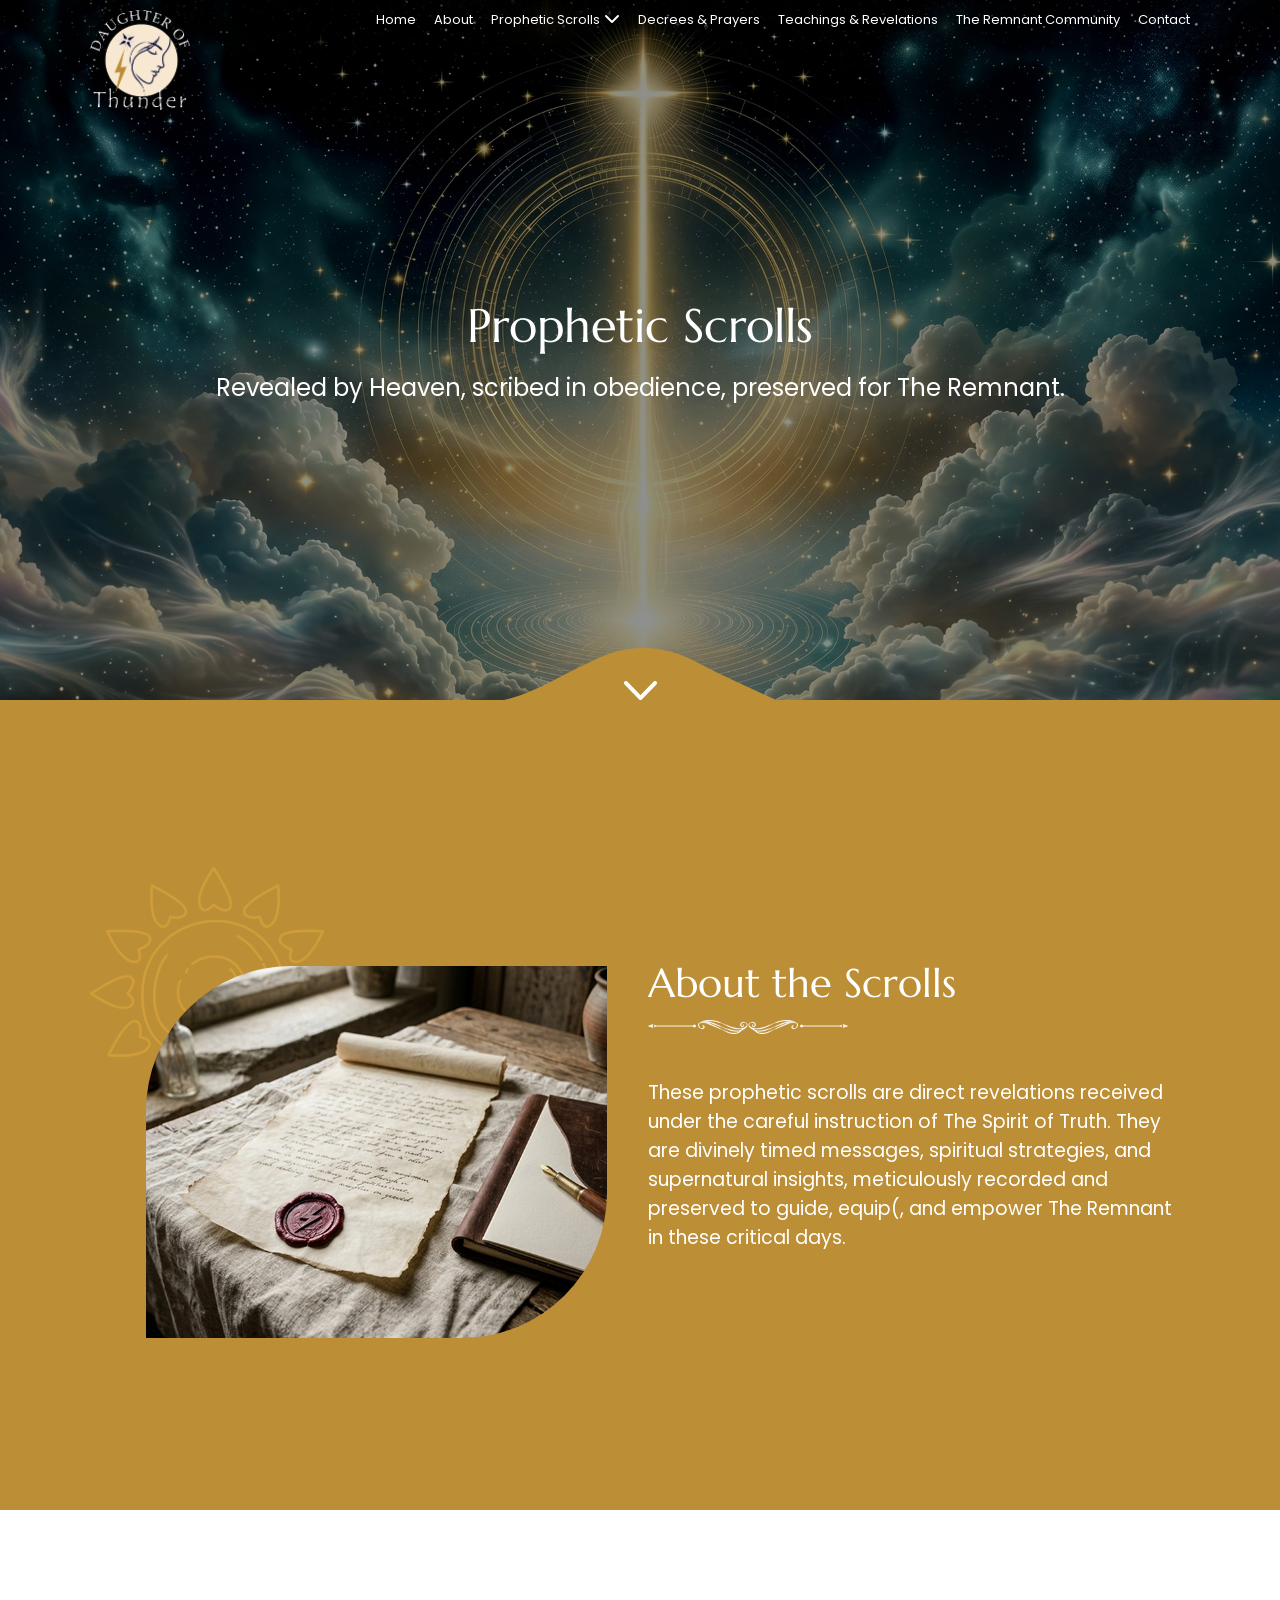
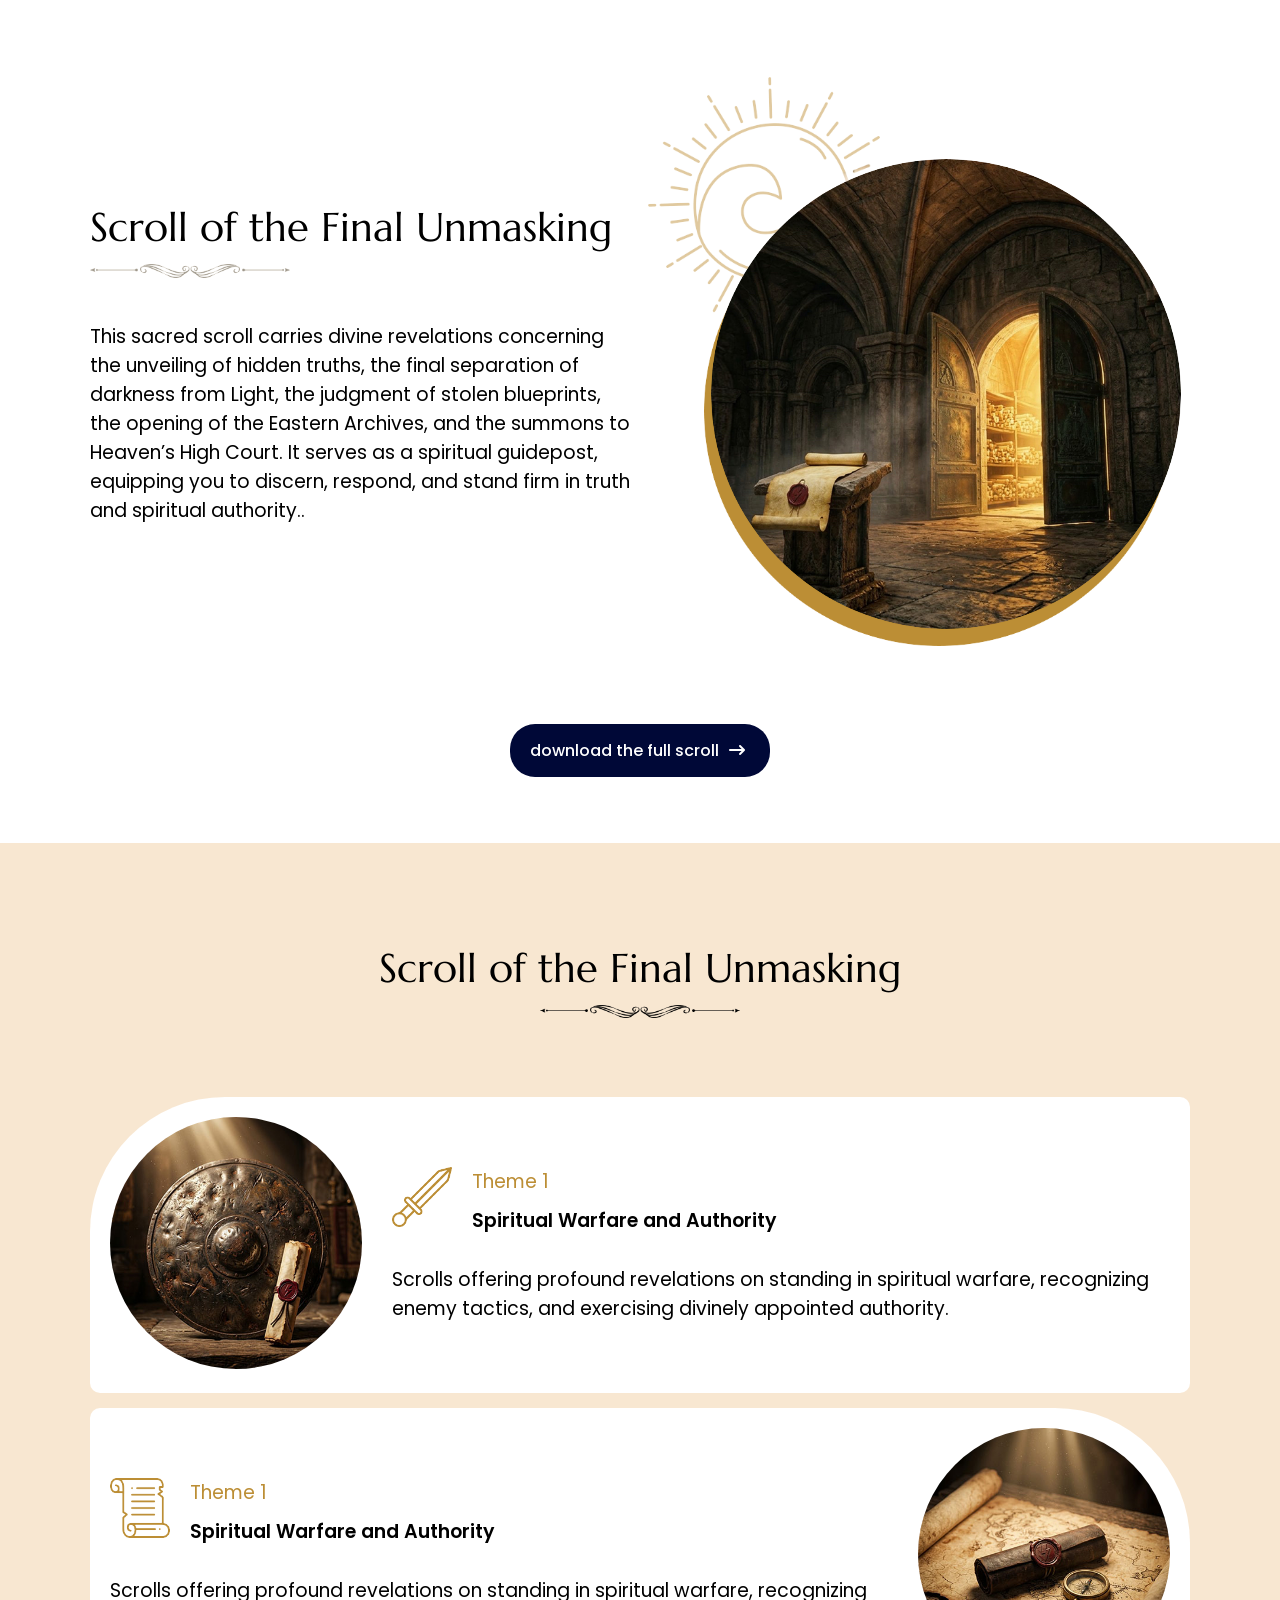
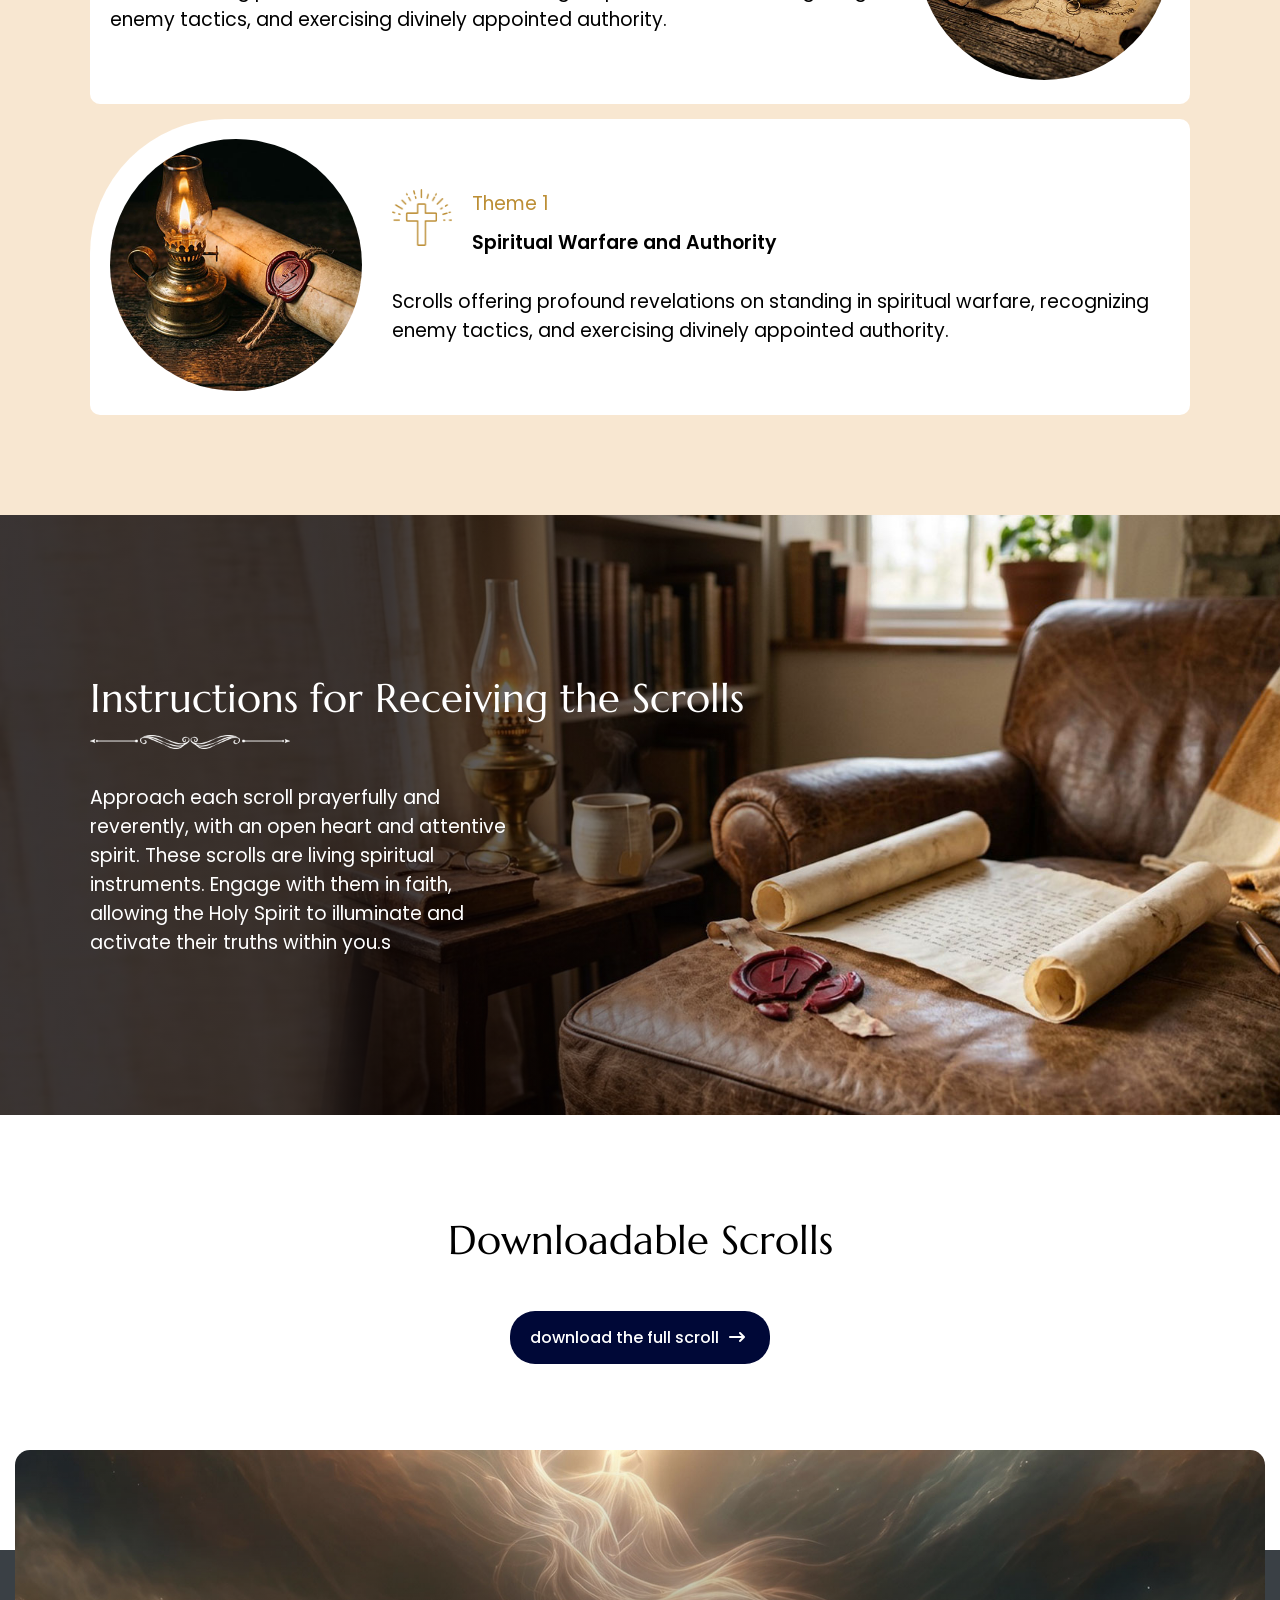
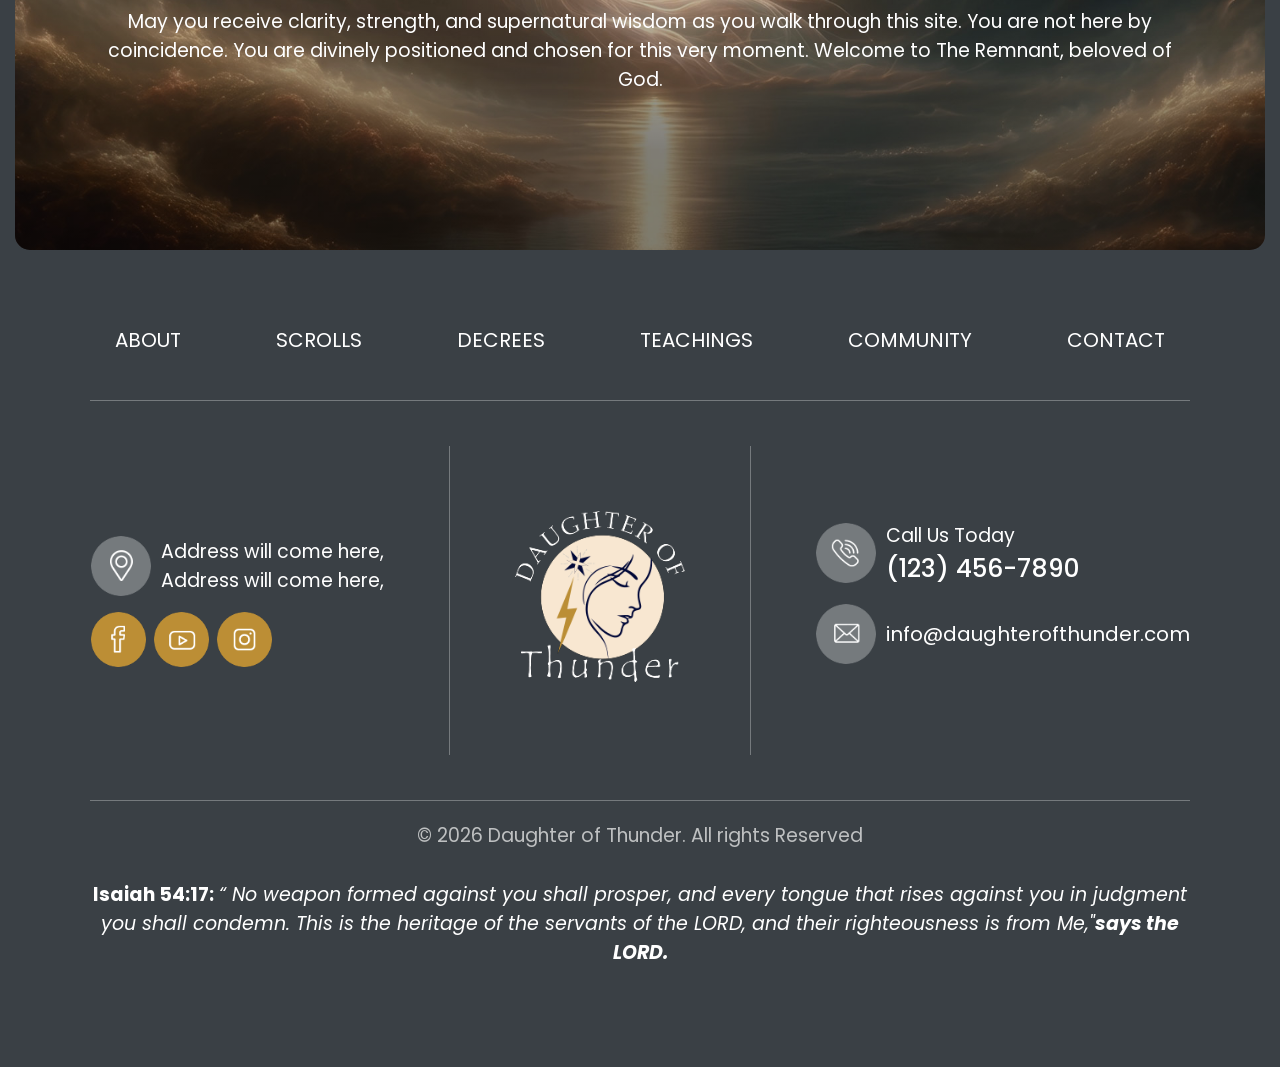
<file: scrolls.html>
<!DOCTYPE html>
<html lang="en">

<head>
    <meta charset="UTF-8">
    <meta name="viewport" content="width=device-width, initial-scale=1.0">
    <title>Daughter of Thunder</title>
    <link rel="icon" type="image/png" sizes="16*16" href="image/logo-title.png">
    <!--<link rel="icon" type="image/svg+xml" sizes="squre" href="image/logo-title.png">Use this if icon is .svg-->
    <link rel="stylesheet" href="css/style.css">
    <link rel="stylesheet" href="css/responsive.css">
    <link rel="stylesheet" href="https://cdnjs.cloudflare.com/ajax/libs/font-awesome/6.7.2/css/all.min.css">
    <script src="js/component.js" defer></script>
    <script src="js/script.js" defer></script>
    
</head>

<body>
    <!--------------------------------------------- Prophetic Scrolls ----------------------------------------->
   <!-------------------------------------------------- Header ----------------------------------------------->

    <site-header></site-header>

    <!-------------------------------------------------- Header ----------------------------------------------->

    <!-------------------------------------------------- Scroll ----------------------------------------------->

    <section id="pro-scroll" class="daug-hter">
        <div class="contener">

            <h1>Prophetic Scrolls</h1>
            <div class="pra">
                <p>Revealed by Heaven, scribed in obedience, preserved for The Remnant.</p>
                <div class="img-button">
                    <a href="#unmasking"><img src="image/aero-2.png" href="" alt="aero"></a>
                </div>
            </div>
        </div>
    </section>

    <!-------------------------------------------------- Scroll ----------------------------------------------->


    <!----------------------------------------------- Pro-About ----------------------------------------------->

    <section id="pro-about" class="ab-out">
        <div class="contener">
            <div class="circle-1">
                <img src="image/ssimilar-2.png" alt="png">
                <img src="image/pg-3-about.png" alt="circle-img">
            </div>
            <div class="text">
                <div class="haed">
                    <h2>About the Scrolls</h2>
                    <div>
                        <img src="image/Untitled-1.png" alt="Not-IMP" class="img-common">
                    </div>
                </div>
                <div class="pra">
                    <p>These prophetic scrolls are direct revelations
                        received under the careful instruction of The Spirit of Truth. They are divinely timed messages,
                        spiritual strategies, and supernatural insights,
                        meticulously recorded and preserved to guide, equip(, and empower The Remnant in these
                        critical days.</p>

                </div>
            </div>
        </div>
    </section>

    <!----------------------------------------------- Pro-Abour ----------------------------------------------->


    <!----------------------------------------------- Unmasking ----------------------------------------------->

    <section id="unmasking" class="ab-out">
        <div class="contener">
            <div class="content">
                <div class="text">
                    <div class="haed">
                        <h2>Scroll of the
                            Final Unmasking</h2>
                        <div>
                            <img src="image/Untitled-1.png" alt="Not-IMP" class="img-common">
                        </div>
                    </div>
                    <div class="pra">
                        <p>This sacred scroll carries divine revelations concerning the unveiling of hidden truths, the
                            final separation of darkness from Light, the judgment of stolen blueprints, the opening of
                            the Eastern Archives, and the summons to Heaven’s High Court. It serves as a spiritual
                            guidepost, equipping you to discern, respond, and stand firm in truth and spiritual
                            authority..</p>

                    </div>
                </div>
                <div class="circle">
                    <img src="image/about-png.png" alt="png">
                    <img src="image/about-circle.png" alt="bg-circle">
                    <img src="image/pg-3-scroll.png" alt="circle-img">
                </div>
            </div>
            <div class="btn">
                <a href="#">download the full scroll</a>
            </div>
        </div>


    </section>

    <!----------------------------------------------- Unmasking ----------------------------------------------->


    <!----------------------------------------------- Archives ----------------------------------------------->

    <section id="pro-archive" class="ar-chive">
        <div class="contener">
            <div class="ar-head">
                <h2>Scroll of the
                    Final Unmasking</h2>
                <div>
                    <img src="image/Untitled-1.png" alt="Not-IMP" class="img-common">
                </div>
            </div>
            <!-- Box-1 -->
            <div class="box">
                <div class="first">
                    <img src="image/pd-3-1.jpg" alt="img">
                </div>
                <div class="second">
                    <div class="heading">
                        <div>
                            <img src="image/pg-3-sward.png" alt="img">
                        </div>
                        <div>
                            <p>Theme 1</p>
                            <p>Spiritual Warfare and Authority</p>
                        </div>
                    </div>
                    <p>Scrolls offering profound revelations on standing in spiritual
                        warfare, recognizing enemy tactics, and exercising divinely
                        appointed authority.</p>
                </div>

            </div>
            <!-- Box-2 -->
            <div class="box" id="box-right">

                <div class="second">
                    <div class="heading">
                        <div>
                            <img src="image/pg-3-map.png" alt="img">
                        </div>
                        <div>
                            <p>Theme 1</p>
                            <p>Spiritual Warfare and Authority</p>
                        </div>
                    </div>
                    <p>Scrolls offering profound revelations on standing in spiritual
                        warfare, recognizing enemy tactics, and exercising divinely
                        appointed authority.</p>
                </div>
                <div class="first">
                    <img src="image/pg-3-2.jpg" alt="img">
                </div>

            </div>
            <!-- Box-3 -->
            <div class="box">
                <div class="first">
                    <img src="image/pg-3-3.jpg" alt="img">
                </div>
                <div class="second">
                    <div class="heading">
                        <div>
                            <img src="image/pg-3-cross.png" alt="img">
                        </div>
                        <div>
                            <p>Theme 1</p>
                            <p>Spiritual Warfare and Authority</p>
                        </div>
                    </div>
                    <p>Scrolls offering profound revelations on standing in spiritual
                        warfare, recognizing enemy tactics, and exercising divinely
                        appointed authority.</p>
                </div>

            </div>

        </div>
    </section>

    <!----------------------------------------------- Archives ----------------------------------------------->


    <!----------------------------------------------- Archives ----------------------------------------------->
    <section id="reciving" class="pro-phetic">
        <div class="contener">
            <div>
                <h2>Instructions for
                    Receiving the Scrolls</h2>
                <div>
                    <img src="image/Untitled-1.png" alt="Not-IMP" class="img-common">
                </div>
            </div>
            <p>Approach each scroll prayerfully and reverently, with an open heart and attentive spirit. These scrolls
                are living spiritual
                instruments. Engage with them in faith, allowing the Holy Spirit to illuminate and activate their truths
                within you.s</p>
        </div>
    </section>

    <!----------------------------------------------- Archives ----------------------------------------------->


    <!----------------------------------------------- Downloade ----------------------------------------------->

    <section id="downloade" class="down-loade">
        <disv class="contener">
            <h2>Downloadable Scrolls</h2>
             <div class="btn">
                <a href="#">download the full scroll</a>
            </div>
        </disv>
    </section>

    <!----------------------------------------------- Downloade ----------------------------------------------->


    <!--------------------------------------------------- May-these-------------------------------------------->

     <section id="may-these" class="jo-in">
        <div id="bg-2-image">
            <div class="contener">
                <p>May you receive clarity, strength, and supernatural wisdom as you walk through this site. You are not
                    here by coincidence. You are divinely positioned and chosen for this very moment.
                    Welcome to The Remnant, beloved of God.</p>
            </div>
        </div>
    </section>

    <!--------------------------------------------------- May-these-------------------------------------------->


    <!------------------------------------------------ Footer ------------------------------------------------>

    <site-footer></site-footer>

    <!------------------------------------------------ Footer ------------------------------------------------>
    <!-------------------------------------------- Prophetic Scrolls ----------------------------------------->

</body>

</html>
</file>
<file: css/style.css>
@import url('https://fonts.googleapis.com/css2?family=Marcellus&display=swap');
@import url('https://fonts.googleapis.com/css2?family=Poppins:ital,wght@0,100;0,200;0,300;0,400;0,500;0,600;0,700;0,800;0,900;1,100;1,200;1,300;1,400;1,500;1,600;1,700;1,800;1,900&display=swap');

* {
    padding: 0px;
    margin: 0px;
    box-sizing: border-box;
}

html,
body {
    overflow-x: clip;
}

:root {
    --rev-wh-color:     #fff;
    --rev-bl-color:     #000;
    --rev-a-bg:         #000837;
    --rev-bg-sec-2:     #f2e8d6;
    --rev-bg-sec-4:     #f7f7dc;
    --rev-foo-ter:      #3a4045;
    --text-color-y:     #bc8e35;
    --text-color-p:     #181818;
    --rev-color-p:      #6b6b6b;
    --bg-color-tech:    #f7f7dc;
    --bg-arrow-hover:   #f8e7d1;
    --color-bt-foter:   #bec0c1;
    --color-ft-border:  #757a7d;
    --color-fo-rm:      #e5e5e540;
    --color-scroll-box: #f2e8d6;
    --fontawesome-family6: "Font Awesome 6 Free";
    --heading-font-mar: "Marcellus", serif;
    --p-font-poppins: "Poppins", sans-serif
}

h1,
h2,
h3,
h4,
h5,
h6 {

    font-family: var(--heading-font-mar);
    font-weight: 500;
}

h1 {
    font-size: 47px;
}

h2 {
    font-size: 40px;
}
h4 {
    font-size: 30px;
}

p {
    font-family: var(--p-font-poppins);
    font-size: 19px;
}

img {
    width: 100%;
}

.contener {
    width: 100%;
    max-width: 1100px;
    justify-content: center;
    align-items: center;
}

a {
    text-decoration: none;
    font-family: var(--p-font-poppins);
    color: var(--rev-wh-color);
    font-size: 20px;
}

li {
    list-style: none;
}

.btn {
    margin-top: 40px;
}

.btn a {
    background-color: var(--rev-a-bg);
    color: var(--rev-wh-color);
    padding: 15px 20px;
    border-radius: 25px;
    font-family: var(--p-font-poppins);
    font-size: 16px;
    font-weight: 500;
}

.btn a::after {
    content: "\f178";
    font-weight: 800;
    font-family: var(--fontawesome-family6);
    padding: 15px 5px 15px 10px;
}

.img-common {
    padding-top: 12px;
    max-width: 200px;
}

/* -------------------------------------------------- Header ----------------------------------------------- */
.nav-bar {
    display: flex;
    justify-content: center;
    background-color: transparent;
    width: 100%;
    padding: 10px 15px;
    flex-wrap: wrap;
    position: absolute;
    z-index: 100;
}

.nav-bar .contener {
    display: flex;
    justify-content: space-between;
    align-items: flex-start;
}

.nav-bar .contener div:first-child img {
    max-width: 100px;
}

.nav-bar .moniter nav ul:first-child {
    display: flex;
    column-gap: 18px;
}

.nav-bar .moniter nav ul li a {
    font-size: 13px;
}

.nav-bar .moniter nav ul li a:hover,
.nav-bar .moniter nav ul li a.active {
    color: var(--text-color-y);
}

/* droup-down-nav */

.nav-bar .drop-down-nav{
    color: var(--rev-wh-color);
    position: relative;
}

.nav-bar .drop-down-nav:hover{
    color: var(--text-color-y);
}

.nav-bar .drop-down-nav:hover a, .nav-bar .drop-down-nav:hover{
    color: var(--text-color-y);
}
.nav-bar .drop-down-nav:hover .fa-chevron-down{
    rotate: 180deg;
    transition: all 0.4s ease;
}


.nav-bar .two-nav{
    opacity: 0;
}

.nav-bar .drop-down-nav:hover .two-nav{
    transition: all 0.4s ease;
    opacity: 1;
    width: 200px;
    position: absolute;
    top: 30px;
    left: 5px;

}

.nav-bar .two-nav ul {
    display: flex;
    flex-direction: column;
    width: 100%;
}

.nav-bar .two-nav ul li a{
    background-color: var(--rev-wh-color);
    color: var(--rev-bl-color) !important;
    width: 100%;
    padding: 10px;
    display: inline-block;
}

.nav-bar .two-nav ul li a:hover, .nav-bar .two-nav ul li a.active{
    background-color: var(--text-color-y);
    color: var(--rev-wh-color) !important;
}

.nav-toggle {
  display: none;
}



.nav-bar .mobile {
    display: none;
}

.nav-bar .mobile nav ul li {
    border-bottom: 1px solid var(--rev-bl-color);
}

.nav-bar .mobile nav li:nth-child(3):hover .extra {
    max-width: 250px;
    top: 72px;
    left: 12px;
}

.nav-bar .mobile nav .extra a {
    padding: 12px 15px;
}

.nav-bar .mobile nav .extra li {
    display: inline-block;
}


/* kmsif9igin */

/* Reset list styles */
.mobile nav ul {
  list-style: none;
  margin: 0;
  padding: 0;
}

/* Base link styling - default background is transparent */
.mobile nav a {
  display: block;
  padding: 16px 20px;
  color: #111111;
  text-decoration: none;
  font-weight: 500;
  font-size: 16px;
  background-color: transparent;
  transition: background-color 0.2s ease;
}

/* Updated mobile link hover & active consistency */
.mobile nav a:hover,
.nav-bar .mobile nav ul li a.active {
    background-color: var(--text-color-y);
    color: var(--rev-wh-color);
}

/* Dropdown toggle flex alignment for arrow icon */
.mobile nav .has-dropdown > a {
  display: flex;
  justify-content: space-between;
  align-items: center;
}

/* Sub-menu styling */
.mobile nav .mobile-dropdown {
    display: none;
    background-color: #ffffff;
}

.mobile nav .mobile-dropdown li:last-child {
    border-bottom: 0;
}

.mobile nav .has-dropdown.open .mobile-dropdown {
  display: block;
}

.mobile nav .mobile-dropdown a {
  padding-left: 40px; /* Indents the two sublines */
}

/* Mobile dropdown sub-links hover & active parity */
.mobile nav .mobile-dropdown a:hover,
.mobile nav .mobile-dropdown a.active {
    background-color: var(--text-color-y);
    color: var(--rev-wh-color);
}

.mobile nav .arrow i {
    transition: transform 0.4s ease;
}

.mobile nav .has-dropdown.open .arrow i {
    transform: rotate(180deg);
}

/* -------------------------------------------------- Header ----------------------------------------------- */





/* ------------------------------------------------- Footer ------------------------------------------------ */

#footer {
    display: flex;
    justify-content: center;
    background-color: var(--rev-foo-ter);
    color: var(--rev-wh-color);
    padding: 350px 15px 100px;
    margin-top: -300px;
}

#footer .contener {
    display: flex;
    flex-direction: column;
    row-gap: 20px;
}

#footer .anker ul {
    display: flex;
    flex-wrap: wrap;
    justify-content: center;
    column-gap: 95px;
    padding: 20px 0px;
    line-height: 2;


}

#footer .anker ul li:hover a {
    color: var(--text-color-y);
}

#footer .content {
    display: flex;
    justify-content: center;
    align-items: center;
    width: 100%;
    column-gap: 20px;
    border-top: 1px solid var(--color-ft-border);
    border-bottom: 1px solid var(--color-ft-border);
}

#footer .first .location {
    display: flex;
    align-items: center;
    column-gap: 10px;
    margin: 10px 0px 16px;

}

#footer .first .location img {
    max-width: 60px;
}

#footer .first .media {
    display: flex;
    column-gap: 8px;
}

#footer .first .media img {
    max-width: 55px;
}

#footer .middle {
    margin: 45px;
    padding: 65px;
    border-left: 1px solid var(--color-ft-border);
    border-right: 1px solid var(--color-ft-border);
}

#footer .middle img {
    max-width: 170px;
}

#footer .last img {
    max-width: 60px;

}

#footer .last .fst,
#footer .last .lst {
    display: flex;
    align-items: center;
    column-gap: 10px;
    margin-bottom: 16px;
}

#footer .last .fst a {
    font-weight: 500;
    font-size: 25px;
}

#footer .last .lst a {
    word-wrap: anywhere;
}

#footer .bottom {
    text-align: center;
}

#footer .bottom p:first-child {
    margin-bottom: 30px;
}

#footer .bottom p:first-child {
    color: var(--color-bt-foter);
}

/* ------------------------------------------------- Footer ------------------------------------------------ */






/* -------------------------------------------------- Home -------------------------------------------------- */
/* ---------------------------------------------- Daughtter ---------------------------------------------- */

#daughter {
    background-image: url('../image/top-img.jpg');
}

.daug-hter {
    display: flex;
    justify-content: center;

    background-size: cover;
    background-position: center top;
    width: 100%;
    object-fit: cover;
    height: 95vh;
    position: relative;


}

.daug-hter::after {
    content: "";
    position: absolute;

    top: 0;
    left: 0;
    width: 100%;
    height: 100%;
    background-color: rgba(0, 0, 0, 44%);
}

.daug-hter .contener {
    color: var(--rev-wh-color);
    display: flex;
    flex-direction: column;
    text-align: center;
    row-gap: 15px;
    padding: 0px 15px;
    position: relative;
    z-index: 1;
}

.daug-hter .contener .pra {
    display: flex;
    flex-direction: column;
    align-items: center;
}

.daug-hter .contener p {
    font-size: 24px;
}

.daug-hter .img-button {
    line-height: 0;
    position: absolute;
    bottom: 0;
    z-index: 99;

}

/* ---------------------------------------------- Daughtter ---------------------------------------------- */

/* -------------------------------------------- Appointment ---------------------------------------------- */

.appoint-ment {
    display: flex;
    flex-direction: column;
    justify-content: center;
    align-items: center;
    position: relative;
    width: 100%;
    margin-top: -51px;
}

.appoint-ment .contener {
    display: flex;
    flex-direction: column;
    text-align: center;
    padding: 100px 15px;
    row-gap: 10px;

}

.appoint-ment .contener h2 b {
    color: var(--text-color-y);
}

.appoint-ment .contener p {
    font-size: 24px;
}



/* --------------------------------------------- Appointment ----------------------------------------------- */


/* ------------------------------------------------ About -------------------------------------------------- */

.ab-out {
    display: flex;
    justify-content: center;
    width: 100%;
    padding: 100px 15px 80px;
    background-color: var(--rev-bg-sec-2);
    position: relative;
}

.ab-out .contener {
    display: flex;
    column-gap: 15px;
}

.ab-out .contener .circle {
    width: 50%;
    position: relative;
}

.ab-out .contener .circle img {
    max-width: 470px;
}

.ab-out .contener .circle img:first-child {
    max-width: 250px;
    position: relative;
    top: 67px;
}

.ab-out .contener .circle img:nth-child(2) {
    position: relative;
    top: -88px;
    left: 56px;
}

.ab-out .contener .circle img:last-child {
    object-fit: cover;
    position: absolute;
    left: 63px;
    top: 149px;
    border-radius: 50%;
    aspect-ratio: 1 / 1;

}

.ab-out .contener .text {
    width: 50%;
    display: flex;
    flex-direction: column;
    row-gap: 40px;
}

.ab-out .contener .text p:first-child {
    margin-bottom: 20px;
}


/* ------------------------------------------------ About -------------------------------------------------- */


/* ---------------------------------------------- Prophetic ------------------------------------------------ */

#prophetic {
    background-image: url('../image/prophetic.jpg');
}

.pro-phetic {
    display: flex;
    justify-content: center;
    padding: 100px 15px;
    height: 85vh;
    width: 100%;

    background-size: cover;
    background-position: center;
    position: relative;
    z-index: 55;
}

#prophetic::before {
    content: " ";
    background-color: var(--rev-bl-color);
    background: linear-gradient(90deg, rgba(9, 2, 2, 0.7) 30%, rgb(254, 255, 253, 0) 70%);
    background-position: left;
    position: absolute;
    top: 0;
    left: 0;
    width: 100%;
    height: 100%;

}

.pro-phetic .contener {
    display: flex;
    flex-direction: column;
    align-items: flex-start;
    row-gap: 15px;
    color: var(--rev-wh-color);
    position: relative;
    z-index: 55;

}

.pro-phetic .contener img {
    filter: brightness(0) invert(1);
}

.pro-phetic .contener p {
    margin-top: 15px;
    width: 440px;
}

/* ---------------------------------------------- Prophetic ------------------------------------------------ */


/* ------------------------------------------------- Daily ------------------------------------------------- */

.da-ily {
    display: flex;
    justify-content: center;
    padding: 100px 15px;
}

.da-ily .contener {
    text-align: center;
}


.da-ily .content {
    display: flex;
    width: 100%;
    padding-top: 55px;
    column-gap: 100px;
}

.da-ily .image {
    width: 50%;
    position: relative;

}

.da-ily .image .similer {
    max-width: 210px;
    position: absolute;
    top: -47px;
    left: -47px;

}

.da-ily figure {
    width: 50%;
    height: auto;
    min-height: 400px;
    display: flex;
    column-gap: 30px;
    position: relative;
}

.da-ily .image figure img:first-child {
    object-position: 26% center;
    border-radius: 200px 13px 13px;
    object-fit: cover;
}

.da-ily .image figure img:last-child {
    object-position: 65% center;
    border-radius: 13px 13px 200px;
    object-fit: cover;
}

.da-ily .text {
    width: 50%;
    text-align: left;
}


/* ------------------------------------------------- Daily ------------------------------------------------- */



/* ----------------------------------------------- Teching ------------------------------------------------- */

.te-ching {
    display: flex;
    justify-content: center;
    align-items: center;
    background-color: var(--bg-color-tech);
    padding: 100px 15px;
    margin-top: -145px;
}

.te-ching .contener {
    display: flex;
    flex-direction: column;
    row-gap: 45px;
    width: 100%;
}

.te-ching .text {
    text-align: center;
}

.te-ching .text p {
    padding-top: 30px;
}

/* Wrapper to clip overflow properly for infinite loop */
.te-ching .slider-wrapper {
    width: 100%;
    max-width: 1010px;
    overflow: hidden;
    position: relative;
}

.te-ching .slider {
    display: flex;
    column-gap: 24px;
    width: max-content;
    will-change: transform;
}

/* Slider Container Component */
.te-ching .rev-slider-box {
    position: relative;
    display: flex;
    align-items: center;
    justify-content: center;
    cursor: grab;
    user-select: none;
}

.te-ching .rev-slider-box.rev-is-grabbing {
    cursor: grabbing;
}

.te-ching .rev-arrow {
    position: absolute;
    top: 65%;
    transform: translateY(-50%);
    width: 50px;
    height: 50px;
    border: 1px solid #c9c9b3;
    border-radius: 50%;
    cursor: pointer;
    display: flex;
    justify-content: center;
    align-items: center;
    box-shadow: 0 2px 8px rgba(0, 0, 0, 0.08);
    z-index: 10;
    background-color: var(--rev-wh-color);
    transition: background-color 0.2s ease;
}

.te-ching .rev-arrow:hover {
    background-color: var(--bg-arrow-hover);
}

.te-ching .rev-arrow svg {
    width: 30px;
    height: 30px;
    fill: #8c8c7d;
}

.te-ching .rev-arrow.rev-prev {
    left: 0px;
}

.te-ching .rev-arrow.rev-next {
    right: 0px;
}

.te-ching .rev-item {
    position: relative;
    text-align: center;
    margin-top: 40px;
    width: 320px;
    flex-shrink: 0;
    box-sizing: border-box;
}

.te-ching .rev-item * {
    pointer-events: none;
}

.te-ching .circle {
    text-align: center;
    display: flex;
    flex-direction: column;
    justify-content: center;
    align-items: center;
    background-color: var(--rev-wh-color);
    border-radius: 50%;
    width: 100%;
    max-width: 285px;
    padding: 30px;
    aspect-ratio: 1/1;
    margin: 0 auto;
    transition: background-color 0.4s ease, color 0.4s ease;
}

.te-ching .circle:hover {
    background-color: var(--text-color-y);
    color: var(--rev-wh-color);
}

/* Active Center Highlight Style (matches your design image) */
.te-ching .rev-item.rev-center-active .circle {
    background-color: var(--text-color-y);
    color: var(--rev-wh-color);
}

.te-ching .circle img {
    max-width: 120px;
    margin-bottom: 20px;
    transition: filter 0.4s ease;
}

.te-ching .circle p {
    font-weight: 600;
}

.te-ching .circle:hover img,
.te-ching .rev-item.rev-center-active .circle img {
    filter: brightness(0) invert(1);
}

.te-ching .btn {
    margin-top: 10px;
}

/* ----------------------------------------------- Teching ------------------------------------------------- */


/* -------------------------------------------------- Join ------------------------------------------------- */

#jion {
    background-color: var(--bg-color-tech);
}

.jo-in {
    display: flex;
    justify-content: center;
    padding: 0px 15px;
}

#bg-image {
    
    background-image: url('../image/join.jpg');
   
}

.bg-img{
    display: flex;
    justify-content: center;
    background-size: cover;
    background-position: bottom center;
    height: 90vh;
    width: 100%;
    position: relative;

    border-radius: 15px;
}

#bg-image::before {
    content: "";
    position: absolute;
    top: 0;
    left: 0;
    width: 100%;
    height: 100%;
    background-color: rgba(0, 0, 0, 44%);
    border-radius: 15px;
}

.jo-in .contener {
    padding: 20px 15px;
    display: flex;
    flex-direction: column;
    row-gap: 30px;
    text-align: center;
    color: var(--rev-wh-color);
    position: relative;
    z-index: 5;
}

/* -------------------------------------------------- Join ------------------------------------------------- */



/* -------------------------------------------------- Home -------------------------------------------------- */



/* ----------------------------------------------- About-Us ------------------------------------------------ */
/* ------------------------------------------------ Scribe ----------------------------------------------- */

#about-us {
    background-image: url('../image/top-img.jpg');
}

/* ------------------------------------------------ Scribe ----------------------------------------------- */


/* ------------------------------------------------ Divine ----------------------------------------------- */
#divine {
    background-color: var(--rev-wh-color);
}

/* ------------------------------------------------ Divine ----------------------------------------------- */


/* ----------------------------------------------- Journey ---------------------------------------------- */
.jour-ney {
    display: flex;
    justify-content: center;
    align-items: center;
    padding: 100px 15px;
    background-color: var(--rev-bg-sec-2);
}

.jour-ney .contener {
    display: flex;
    flex-direction: column;
    row-gap: 25px;
}

.jour-ney .contener div:first-child div {
    text-align: center;
}

.jour-ney .contener .text {
    display: flex;
    align-items: center;
    column-gap: 20px;
}

.jour-ney .contener .text p {
    width: 50%;
}

.jour-ney .contener .text div {
    width: 50%;
    border-radius: 0px 200px;
}

.jour-ney .contener .text div img {
    border-radius: 5px 130px;
}

/* ----------------------------------------------- Journey ---------------------------------------------- */


/* --------------------------------------------- Stewardship --------------------------------------------- */

#stewardship {
    background-image: url('../image/scrolls.jpg');
    padding: 80px 15px 130px;
    z-index: 99;
    position: relative;
}

#stewardship::before {
    content: " ";
    background-color: #000000;
    background: linear-gradient(0deg, rgba(255, 255, 255, 0) 20%, rgba(0, 0, 0, 0.7) 60%);
    background-position: top;
    position: absolute;
    top: 0;
    left: 0;
    width: 100%;
    height: 100%;

}

#stewardship .contener {
    text-align: center;
    align-items: center;
    justify-content: flex-start;
}

#stewardship .contener p {
    width: 100%;
}

/* --------------------------------------------- Stewardship --------------------------------------------- */


/* ----------------------------------------------- Mission ----------------------------------------------- */

#mission {
    background-color: var(--rev-wh-color);
}

/* ----------------------------------------------- Mission ----------------------------------------------- */


/* ----------------------------------------------- May-you ----------------------------------------------- */

#bg-1-image {
    display: flex;
    justify-content: center;
    background-image: url('../image/befor-footer.png');
    background-position: top;
    background-size: cover;
    height: 80vh;
    width: 100%;
    border-radius: 15px;
    position: relative;
    z-index: 99;
}

#bg-1-image::before {
    content: " ";
    background-color: #000000;
    background: linear-gradient(0deg, rgba(0, 0, 0, 0.5) 25%, rgba(255, 255, 255, 0) 100%);
    background-position: top;
    position: absolute;
    top: 0;
    left: 0;
    width: 100%;
    height: 100%;
    border-radius: 15px;
}

/* ----------------------------------------------- May-you ----------------------------------------------- */
/* ----------------------------------------------- About-Us -----------------------------=------------------ */




/* ------------------------------------------- Prophetic-Scrolls -------------------------------------------- */

/* ----------------------------------------------- scroll ----------------------------------------------- */

#pro-scroll {
    background-image: url('../image/top-img.jpg');

}

/* ----------------------------------------------- scroll ----------------------------------------------- */

/* --------------------------------------------- Pro-Abour --------------------------------------------- */

#pro-about {
    background-color: var(--text-color-y);
}

#pro-about .contener {
    color: var(--rev-wh-color);
}

#pro-about .contener .circle-1 {
    width: 50%;
    position: relative;
}

#pro-about .contener .circle-1 img:first-child {
    max-width: 250px;
    position: relative;
    top: 67px;
}

#pro-about .contener .circle-1 img:last-child {
    border-radius: 145px 0px;
    position: relative;
    width: 85%;
    top: -88px;
    left: 56px;
}

#pro-about .contener .text img {
    filter: brightness(0) invert(1);
}

/* --------------------------------------------- Pro-Abour --------------------------------------------- */

/* --------------------------------------------- Unmasking --------------------------------------------- */

#unmasking {
    background-color: var(--rev-wh-color);
}

#unmasking .contener {
    flex-direction: column;
}

#unmasking .content {
    display: flex;
    justify-content: center;
    align-items: center;
    column-gap: 15px;
}

#unmasking .btn{
    margin-top: 0px;
}

/* ---------------------------------------------- Unmasking ---------------------------------------------- */


/* ----------------------------------------------- Archives ----------------------------------------------- */

.ar-chive{
    display: flex;
    justify-content: center;
    align-items: center;
    padding: 100px 15px;
    background-color: var(--bg-arrow-hover);
}
.ar-chive .contener{
    display: flex;
    flex-direction: column;
    row-gap: 15px;

}
.ar-chive .ar-head{
    text-align: center;
    margin-bottom: 60px;
}
.ar-chive .ar-head img{
    filter: brightness(0) invert(0);
}
.ar-chive .box{
    display: flex;
    align-items: center;
    padding: 20px 20px;
    border-radius: 135px 10px 10px;
    column-gap: 30px;
    background-color: var(--rev-wh-color);
}
#box-right{
    border-radius: 10px 135px 10px 10px;
}
.ar-chive .first{
    border-radius: 50%;
    aspect-ratio: 1 / 1;
}
.ar-chive .first img{
    border-radius: 50%;
    aspect-ratio: 1 / 1;
}
.ar-chive .heading{
    display: flex;
    column-gap: 20px;
}
.ar-chive .heading img{
    max-width: 60px;
}
.ar-chive .heading p:first-child{
    color: var(--text-color-y);
    margin-bottom: 10px;
}
.ar-chive .heading p:last-child{
    font-weight: 600;
    margin-bottom: 30px;
}

/* ----------------------------------------------- Archives ----------------------------------------------- */

/* ----------------------------------------------- Reciving ----------------------------------------------- */

#reciving{
    background-image: url('../image/pg-3-instruction.jpg');
}
#reciving::before{
    content: " ";
    background-color:  #090202;
    background: linear-gradient(90deg, rgba(9, 2, 2, 0.8) 30%, rgb(254, 255, 253, 0) 70%);
    background-position: left;
    position: absolute;
    top: 0;
    left: 0;
    width: 100%;
    height: 100%;
}

/* ----------------------------------------------- Reciving ----------------------------------------------- */


/* ----------------------------------------------- Downloade ----------------------------------------------- */

.down-loade{
    display: flex;
    justify-content: center;
    align-items: center;
    padding: 100px 15px;
}
.down-loade .contener{
    display: flex;
    flex-direction: column;
    row-gap: 20px;
}

/* ----------------------------------------------- Downloade ----------------------------------------------- */


/* --------------------------------------------------- May-these-------------------------------------------- */

#may-these{
    background-color: var(--rev-wh-color);
}

#bg-2-image{
    display: flex;
    justify-content: center;
    background-image: url('../image/pg-3-be-footer.jpg');
    background-position: top;
    background-size: cover;
    height: 80vh;
    width: 100%;
    border-radius: 15px;
    position: relative;
    z-index: 99;
    
}
#bg-2-image::before{
    content: " ";
    background-color: #000000;
    background: linear-gradient(0deg, rgba(0, 0, 0, 0.5) 25%, rgba(255, 255, 255, 0) 100%);
    background-position: top;
    position: absolute;
    top: 0;
    left: 0;
    width: 100%;
    height: 100%;
    border-radius: 15px;
}

/* --------------------------------------------------- May-these-------------------------------------------- */
/* ------------------------------------------ Prophetic-Scrolls ------------------------------------------- */


/* ----------------------------------------------- Scroll-Archive ------------------------------------------ */
/* ------------------------------------------------- Archive --------------------------------------------- */

#archive{
    background-image: url('../image/pg-4-top.jpg');
    background-size: cover;

}

/* ------------------------------------------------- Archive --------------------------------------------- */


/* ----------------------------------------------- Featured --------------------------------------------- */

.fea-tured{
    display: flex;
    justify-content: center;
    padding: 100px 15px;
    background-color: white;
    position: relative;
}
.fea-tured .contener{
    display: flex;
    flex-direction: column;
    row-gap: 25px;
}
.fea-tured .box{
    padding: 25px 20px;
    background-color: var(--color-scroll-box);
    width: 100%;
    border: 1px solid var(--text-color-y);
    border-radius: 10px;
}
.fea-tured .first{
    border-bottom: 1px solid var(--text-color-y);
    padding-bottom: 15px;
}
.fea-tured .first p:first-child{
    font-weight: 500;
    color: var(--text-color-y);
    margin-bottom: 3px;
}
.fea-tured .second{
    display: flex;
    align-items: flex-start;
    column-gap: 20px;
    row-gap: 10px;
    padding-top: 20px;
}
.fea-tured .second a{
    background-color: var(--rev-wh-color);
    border: 1px solid var(--text-color-y);
    border-radius: 10px;
    width: 30%;

}
.fea-tured .second a:hover{
    background-color: var(--color-scroll-box);
}
.fea-tured .second a:focus{
    background-color: var(--color-scroll-box);
}
.fea-tured .second .pdf{
    display: flex;
    justify-content: center;
    align-items: center;
    column-gap: 10px;
    padding: 15px;
    gap: 10px;

}
.fea-tured .second .pdf .logo{
    background-color: rgb(117, 2, 2);
    border-radius: 5px;
    font-weight: 600;
    color: var(--rev-wh-color);
    display: flex;
    justify-content: center;
    align-items: center;
    width: 100%;
    max-width: 60px;
    height: auto;
    min-height: 30px;
}
.fea-tured .second .pdf .logo-text{
    font-weight: 600;
    color: var(--rev-bl-color);
    /* line-height: 1.5; */
    font-size: 17px;
}
.fea-tured .second .text{
    width: 70%;
}
.fea-tured .second .text p:first-child{
    font-size: 22px;
    margin-bottom: 10px
}

.fea-tured .same{
    text-align: center;
    padding-top: 20px;
    color: var(--text-color-y);
}
.fea-tured .second .contant{
    display: flex;
    flex-direction: column;
    row-gap: 5px;
}

/* ----------------------------------------------- Featured --------------------------------------------- */
/* ----------------------------------------------- Scroll-Archive ------------------------------------------ */




/* ------------------------------------------ Decrees and prayers ----------------------------------------- */
/* ---------------------------------------------- Decrees ---------------------------------------------- */

#decrees{
    background-image: url('../image/pg-4-top.jpg');
}

#decrees::after{
        background-color: rgba(0, 0, 0, 0%);

}

/* ---------------------------------------------- Decrees ---------------------------------------------- */


/* ---------------------------------------------- Authority ---------------------------------------------- */

#authority{
    background-color: var(--rev-wh-color);
}
.autho-rity .contener{
    flex-direction: column;
}
.autho-rity .head{
    text-align: center;
}
.autho-rity .contener .content{
    display: flex;
    align-items: center;
    column-gap: 15px;
}

.autho-rity .container {
    width: 50%;
}

.autho-rity .text {
    row-gap: 0px !important;
    border-bottom: 1px solid var(--color-bt-foter);
    padding: 20px 0;
    width: 100% !important;
}

.autho-rity .accordion-header {
    display: flex;
    justify-content: space-between;
    align-items: center;
    cursor: pointer;
    font-size: 20px;
    font-weight: bold;
}

.autho-rity .accordion-header::after {
    content: "\f107";
    font-family: var(--fontawesome-family6);
    font-size: 24px;         /* Arrow ka size bada kiya gaya hai */
    font-weight: 900;
    color: var(--color-bt-foter);
    display: inline-block;
    transition: transform 0.3s ease;
}

.autho-rity .accordion-header.active {
    color: var(--text-color-y); /* Gold/Brown shade */
}

.autho-rity .accordion-header.inactive {
    color: var(--rev-bl-color);
}

/* Jab header active hoga toh pseudo-element (::after) 180 degree rotate ho jayega */
.autho-rity .accordion-header.active::after {
    transform: rotate(180deg);
    color: var(--text-color-y);
}

.autho-rity .pra {
    max-height: 0;
    overflow: hidden;
    transition: max-height 0.3s ease, padding 0.3s ease;
    padding: 0 0;
}

.autho-rity .pra.open {
    max-height: 300px;
    padding-top: 15px;
}

.autho-rity .pra p {
    margin: 0;
    color: #333;
    line-height: 1.6;
    font-size: 16px;
}
/* ---------------------------------------------- Authority ---------------------------------------------- */


/* ---------------------------------------------- Prayars ----------------------------------------------- */

#prayers{
    background-image: url('../image/pg-4-prayers.jpg');
}
.pra-yers{
    display: flex;
    justify-content: center;
    align-items: center;
    background-position: center;
    background-size: cover;
    padding: 100px 15px;
}
.pra-yers .contener{
    display: flex;
    flex-direction: column;
    row-gap: 55px;
}
.pra-yers .head{
    text-align: center;
    color: var(--rev-wh-color);
}
.pra-yers .head img{
    filter: brightness(0) invert(1);
}
.pra-yers .content{
    display: flex;
    justify-content: center;
    align-items: flex-start;
    column-gap: 30px;
}
.pra-yers .pra-slid{
    display: flex;
    flex-direction: column;
    justify-content: center;
    align-items: center;
    row-gap: 20px;
    padding: 5px;
    background-color: transparent;
    color: var(--rev-wh-color);
}
.pra-yers .pra-slid div:first-child{
    display: flex; 
    justify-content: center;
    align-items: center;
    background-color: var(--text-color-y);
    border-radius: 50%;
    aspect-ratio: 1 / 1;
    width: 100%;
    max-width: 230px;
}
.pra-yers .pra-slid div:first-child img{
    filter: brightness(0) invert(1);
    max-width: 100px;
}
.pra-yers .pra-slid div:last-child{
    text-align: center;
}
.pra-yers .pra-slid div:last-child p:first-child{
    font-size: 30px;
    font-weight: 600;
    margin-bottom: 20px;
}

/* ---------------------------------------------- Prayars ----------------------------------------------- */


/* ---------------------------------------------- Identity ---------------------------------------------- */

#identity{
    background-color: var(--rev-wh-color);
}

/* ---------------------------------------------- Identity ---------------------------------------------- */
/* ------------------------------------------ Decrees and prayers ------------------------------------------ */



/* ----------------------------------------- Teching and Revelation ---------------------------------------- */
/* --------------------------------------------- Revelations --------------------------------------------- */

#revolations{
    background-image: url('../image/pg-5-top.jpg');
}

/* --------------------------------------------- Revelations --------------------------------------------- */


/* ----------------------------------------------- Calling ----------------------------------------------- */

#calling{
    background-image: url('../image/pg-5-sec-3.jpg');
    position: relative;
}
#calling::before{
    content: " ";
    width: 100%;
    height: 100%;
    position: absolute;
    z-index: 0;
    top: 0;
    left: 0;
    background-color: rgba(0, 0, 0, 0.4);
}
.calling-2copy .contener{
    position: relative;
    z-index: 1;
}
.calling-2copy .pra-slid{
    flex-direction: row;
    align-items: flex-start;
    column-gap: 20px;

}
.calling-2copy .pra-slid div:first-child {
    height: 180px;
    width: 100%;
    max-width: 180px;

}
.calling-2copy .pra-slid div:last-child{
    text-align: left;
}
.calling-2copy .pra-slid p{
    line-height: 1.6;
}


/* ----------------------------------------------- Calling ----------------------------------------------- */


/* ----------------------------------------------- Insight ----------------------------------------------- */

#insight{
    background-image: url('../image/pg-5-sec-4.jpg');
    background-size: cover;
    background-position: top;
    position: relative;
    padding-bottom: 315px;
    color: var(--rev-bl-color);

}
#insight::before{
    content: " ";
    width: 100%;
    height: 100%;
    background-color: rgba(247, 247, 220, 0.8);
    position: absolute;
    z-index: 0;
    top: 0;
    left: 0;
}

#insight .pra-slid, #insight .head{
    color: var(--rev-bl-color);
}
#insight .head img{
    filter: brightness(0) invert(0);
}

/* ----------------------------------------------- Insight ----------------------------------------------- */


/* ---------------------------------------------- Healing ---------------------------------------------- */

#healing{
    background-color: var(--rev-wh-color);
}
#healing .contener{
    flex-direction: column;
    row-gap: 60px;
}
#healing .head{
    text-align: center;
}
#healing .content{
    display: flex;
}
#healing .content div{
    width: 100%;
}
#healing .content div p:first-child{
    font-weight: 800;
}
#healing .content div p:last-child{
    color: var(--rev-color-p);
}
#healing .middle{
    position: relative;
    margin: 0px 25px 0px 10px;
}
#healing .middle img:last-child{
    border-radius: 50%;
    aspect-ratio: 1 / 1;
    position: absolute;
    top: -15px;
    left: 4px;
}

/* ---------------------------------------------- Healing ---------------------------------------------- */


/* --------------------------------------------- Discernment -------------------------------------------- */
#discernment .head img{
    filter: brightness(0) invert(0);
}

/* --------------------------------------------- Discernment -------------------------------------------- */
/* ----------------------------------------- Teching and Revelation ---------------------------------------- */







/* ----------------------------------------- The-remnant-community ---------------------------------------- */

#purpose ul li, #remnant ul li, #resources ul li{
    list-style: disc;
    font-size: 23px;
}
#purpose ul , #remnant ul , #resources ul {
    padding-left: 15px;
}

/* ---------------------------------------------- Community ---------------------------------------------- */

#community{
    background-image: url('../image/pg-6-top.jpg');
}

/* ---------------------------------------------- Community ---------------------------------------------- */


/* ---------------------------------------------- Who-We-Are --------------------------------------------- */

#who{
    background-color: var(--rev-wh-color);
}

/* ---------------------------------------------- Who-We-Are --------------------------------------------- */


/* ----------------------------------------------- Purpose ----------------------------------------------- */

#purpose{
    background-color: var(--rev-wh-color);
}

#purpose .contener .text div img{
    height: 490px;
    object-fit: cover;
}

#purpose .contener .text .pra ul{
    display: flex;
    flex-direction: column;
    row-gap: 20px;
}

#purpose .contener .text li{
    width: 100%;
}

/* ----------------------------------------------- Purpose ----------------------------------------------- */


/* ----------------------------------------------- Remnant ----------------------------------------------- */

#remnant{
    background-image: url('../image/pg-6-sec-4.jpg');
}
#remnant::before{
    content: " ";
    background-color: var(--rev-bl-color);
    background: linear-gradient(90deg, rgb(254, 255, 253, 0) 20%, rgba(9, 2, 2, 0.7) 70%);
    background-position: right;
    width: 100%;
    height: 100%;
    top: 0;
    left: 0;
    position: absolute;

}
#remnant .contener{
    align-items: end;
}

#remnant .contener ul{
    width: 100%;
    max-width: 445px;
    display: flex;
    flex-direction: column;
    row-gap: 10px;
}

#remnant .contener .p-only{
    font-weight: 700;
}

/* ----------------------------------------------- Remnant ----------------------------------------------- */


/* ---------------------------------------------- Resources ---------------------------------------------- */

.re-sources{
    display: flex;
    justify-content: center;
    padding: 100px 15px;
}
.re-sources .contener{
    display: flex;
    flex-direction: column;
}
.re-sources .contener .head{
    text-align: center;
}
.re-sources .content{
    margin-top: 50px;
    display: flex;
    column-gap: 50px;
}
.re-sources .content div ul{
    display: flex;
    flex-direction: column;
    row-gap: 20px;
}

/* ---------------------------------------------- Resources ---------------------------------------------- */


/* ------------------------------------------------ Chosen ----------------------------------------------- */

#bg-image-chosen{
    background-image: url('../image/pg-6-bottom.jpg');
}

#bg-image-chosen::before {
    content: "";
    position: absolute;
    top: 0;
    left: 0;
    width: 100%;
    height: 100%;
    background-color: rgba(0, 0, 0, 44%);
    border-radius: 15px;
}
#chosen .contener .header img{
    filter: brightness(0) invert(1);
}
#chosen .contener div:last-child{
    display: flex;
    flex-direction: column;
    row-gap: 50px;
}

/* ------------------------------------------------ Chosen ----------------------------------------------- */
/* ---------------------------------------=-- The-remnant-community ---------------------------------------- */



/* ------------------------------------------------- Contact ----------------------------------------------- */
/* ----------------------------------------------- Contact ---------------------------------------------- */

#contact{
    background-image: url('../image/top-img.jpg');
}

/* ----------------------------------------------- Contact ---------------------------------------------- */


/* ------------------------------------------------ Touch ----------------------------------------------- */

#touch{
    background-color: var(--rev-wh-color);
}

#touch .form{
    width: 100%;
}
#touch .form p{
    color: var(--text-color-y);
}

#touch .form form{
    width: 100%;
}

#touch input, select, textarea{
    width: 100%;
    padding: 10px;
    background-color: var(--color-fo-rm);
    border: 1px solid var(--color-bt-foter);
    border-radius: 3px;
    margin-top: 15px;
    font-size: 15px;
    color: var(--rev-bl-color);
}
input::placeholder, textarea::placeholder{
    color: var(--rev-bl-color);
    opacity: 0.5;
}
input:focus, textarea:focus{
    background-color: var(--rev-wh-color) !important;
}
#touch .cell{
    display: flex;
    align-items: center;
    margin-top: 15px;
    font-size: 20px;
}
#touch input[type="checkbox"]{
    max-width: 30px;
    margin-top: 0px;
    height: 15px;
}

#touch input[type="submit"]{
    margin-top: 0px;
    border: 0;
    max-width: 110px;
    border-radius: 50px;
    background-color: rgb(17, 2, 84);
    color: white;
    padding: 15px;
    margin-top: 15px;
}
.form select option:enabled:hover{
    background-color: #000 !important;
    color: #fff;
}

/* ------------------------------------------------ Touch ----------------------------------------------- */


/* ----------------------------------------------- Requests ---------------------------------------------- */

#requests{
    background-color: var(--text-color-y);
}
#requests .contener{
    text-align: center;
    color: var(--rev-wh-color);
    filter: brightness(0) invert(1);
    row-gap: 30px;
}

/* ----------------------------------------------- Requests ---------------------------------------------- */


/* ----------------------------------------------- Conneted ---------------------------------------------- */

#connected{
    background-color: var(--text-color-y);
}
#bg-image-connectes{
    background-image: url('../image/befor-footer.png');
    background-position: top;
    position: relative;
}
#bg-image-connectes::before{
    content: " ";
    width: 100%;
    height: 100%;
    left: 0;
    top: 0;
    position: absolute;
    background: var(--rev-bl-color);
    
    opacity: 0.2;
    z-index: 0;
}
#connected p:last-child{
    font-size: 23px;
}

/* ----------------------------------------------- Conneted ---------------------------------------------- */
/* ------------------------------------------------- Contact ----------------------------------------------- */
</file>
<file: css/responsive.css>
:root {
    --rev-wh-color: #fff;
    --rev-bl-color: #000;
    --rev-a-bg: #000837;
    --rev-bg-sec-2: #f2e8d6;
    --rev-bg-sec-4: #f7f7dc;
    --rev-foo-ter: #3a4045;
    --text-color-y: #bc8e35;
    --text-color-p: #181818;
    --rev-color-p:   #6b6b6b;
    --bg-color-tech: #f7f7dc;
    --bg-arrow-hover: #f8e7d1;
    --color-bt-foter: #bec0c1;
    --color-ft-border: #757a7d;
    --color-fo-rm: #e5e5e540;
}

/* Laptop */
@media(max-width:1440px) {
    /* --------------------------------------------- Daughtter ---------------------------------------------- */

    .daug-hter {
        height: auto;
        min-height: 700px;
    }

    /* --------------------------------------------- Daughtter ---------------------------------------------- */


    /* -------------------------------------------- Prophetic ---------------------------------------------- */

    .pro-phetic {
        height: auto;
        min-height: 600px;
    }

    /* -------------------------------------------- Prophetic ---------------------------------------------- */


    /* ------------------------------------------------ Join ----------------------------------------------- */

    #bg-image {
        height: auto;
        min-height: 600px;
    }

    /* ------------------------------------------------ Join ----------------------------------------------- */


    /* ------------------------------------ May-you/may-these/Connectecd ----------------------------------- */

    #bg-1-image,
    #bg-2-image,
    #bg-image-connectes {
        height: auto;
        min-height: 400px;
    }

    /* ------------------------------------- May-you/may-these/Connectecd ----------------------------------- */


    /* --------------------------------------=-- The-remnant-community -------------------------------------- */

    #bg-image-chosen{
        height: auto;
        min-height: 600px;
    }

    /* --------------------------------------=-- The-remnant-community -------------------------------------- */

}


@media(max-width:1280px) {}


@media(max-width:1199px) {

    /* ---------------------------------------------- About ------------------------------------------------ */

    .ab-out .contener .circle {
        margin-right: 88px;
    }

    /* ---------------------------------------------- About ------------------------------------------------ */


    /* ----------------------------------------------- Daily ----------------------------------------------- */

    .da-ily .content {
        column-gap: 35px;
    }

    .da-ily figure {
        column-gap: 12px;
    }

    /* ----------------------------------------------- Daily ----------------------------------------------- */


    /* --------------------------------------------- Teching ----------------------------------------------- */

    .te-ching .circle {
        max-width: 285px;
        padding: 36px;

    }

    /* --------------------------------------------- Teching ----------------------------------------------- */


    /* ----------------------------------------------- Footer ---------------------------------------------- */

    #footer .middle {
        margin: 20px;
        padding: 40px;
    }

    /* ----------------------------------------------- Footer ---------------------------------------------- */
}


/* Tablet */
@media(max-width:1024px) {

    h2
     {
        font-size: 40px;
    }
    h3,
    h4,
    h5,
    h6{
        font-size: 25px;
    }

    /* ------------------------------------------------ Header --------------------------------------------- */
    s .nav-bar {
        padding: 0px;
    }

    .nav-bar .contener {
        display: flex;
        align-items: center;
    }

    .nav-bar .moniter {
        display: none;
    }

    .nav-toggle {
    display: block;
    /* Show hamburger button */
    position: absolute;
    right: 15px;
    padding: 10px;
    cursor: pointer;
    background-color: var(--text-color-y);
    color: var(--rev-wh-color);
  }

    .mobile {
    display: none;
    /* Hidden by default */
    position: absolute;
    background-color: var(--rev-wh-color);
    width: 100%;
    left: 0px;
    top: 150px;
    padding-bottom: 0px;
    z-index: 99;
}

    .mobile.active{
        display: block;
    }

    .mobile ul li a{
    display: block;
    color: var(--rev-bl-color);
    padding: 15px;

    &:hover {
      background-color: var(--text-color-y);
      color: var(--rev-wh-color) !important;
    }
  }

    .nav-bar .contener div:first-child img {
        padding: 20px 15px;
        max-width: 135px;
    }


    /* ------------------------------------------------ Header --------------------------------------------- */


    /* --------------------------------------------- Daughtter ---------------------------------------------- */

    .daug-hter {
        min-height: 650px
    }

    /* --------------------------------------------- Daughtter --------------------------------------------- */


    /* --------------------------------------------- Teching ----------------------------------------------- */

    .te-ching .slider-wrapper {
        max-width: 662px;
    }


    .te-ching .slider-wrapper .rev-item.rev-center-active .circle {
        background-color: var(--rev-wh-color);
        color: var(--rev-bl-color);
    }

    .te-ching .slider-wrapper .rev-item.rev-center-active .circle img {
        filter: brightness(0) invert(0);
    }

    /* --------------------------------------------- Teching ----------------------------------------------- */


    /* ----------------------------------------------- Footer ---------------------------------------------- */

    #footer .content {
        flex-direction: column;
        padding: 30px 0px;
    }

    #footer .middle {
        border: none;
    }

    /* ----------------------------------------------- Footer ---------------------------------------------- */



    /* ------------------------------------------ Decrees and prayers ----------------------------------------- */
    /* ---------------------------------------------- Prayars ----------------------------------------------- */

    .pra-yers .content {
        flex-wrap: wrap;
        column-gap: 0px;
        row-gap: 30px;

    }

    .pra-yers .pra-slid {
        flex: 0 0 calc(50%);
    }

    /* ---------------------------------------------- Prayars ----------------------------------------------- */
    /* ------------------------------------------ Decrees and prayers ----------------------------------------- */

}


@media(max-width:991px) {
    p {
        font-size: 16px;
    }

    /* ---------------------------------------------- About ------------------------------------------------ */

    .ab-out .contener .text {
        row-gap: 25px;
    }

    .ab-out .contener .text p:first-child {
        margin-bottom: 15px;
    }

    .ab-out .contener .text p {
        margin-bottom: 35px;
    }

    /* ---------------------------------------------- About ------------------------------------------------ */

    /* --------------------------------------------- About-Us ----------------------------------------------- */

    /* ----------------------------------------------- Journey ---------------------------------------------- */

    .jour-ney .contener .text div img {
        border-radius: 5px 125px;
    }

    /* ----------------------------------------------- Journey ---------------------------------------------- */

    /* -------------------------------------------- About-Us ----------------------------------------------- */



    /* ----------------------------------------- Prophetic-Scrolls ----------------------------------------- */
    /* ---------------------------------------------- Archives ---------------------------------------------- */

    .ar-chive .box {
        border-top-left-radius: 115px;
    }

    #box-right {
        border-top-right-radius: 115px;
    }

    /* --------------------------------------------- Archives --------------------------------------------- */
    /* ------------------------------------------ Prophetic-Scrolls ----------------------------------------- */


    /* --------------------------------------- Teching and Revelation --------------------------------------- */
    /* --------------------------------------------- Calling ---------------------------------------------- */

    .calling-2copy .pra-slid div:first-child {
    height: 145px;
    max-width: 145px;
    }
    .calling-2copy .pra-slid div:first-child img {
        max-width: 75px;
    }

    /* --------------------------------------------- Calling ---------------------------------------------- */
   /* ---------------------------------------- Teching and Revelation --------------------------------------- */

}


/* Mobile */
@media(max-width:768px) {
    h1 {
        font-size: 45px;
    }

    /* --------------------------------------------- Daughtter ---------------------------------------------- */

    .daug-hter {
        min-height: 550px
    }

    /* --------------------------------------------- Daughtter --------------------------------------------- */

    .daug-hter .contener p,
    .appoint-ment .contener p {
        font-size: 16px;
    }

    /* ------------------------------------------- Appointment ---------------------------------------------- */

    .appoint-ment h2 {
        font-size: 25px;
    }

    .appoint-ment {
        margin-top: -38px;
    }

    .appoint-ment img {
        width: 200px;
    }

    .appoint-ment .contener {
        padding: 60px 15px;
    }

    /* ------------------------------------------- Appointment --------------------------------------------- */


    /* ---------------------------------------------- About ------------------------------------------------ */

    .ab-out {
        padding: 0px 25px 60px;
    }

    .ab-out .contener {
        flex-direction: column;
    }

    .ab-out .contener .circle {
        width: 100%;

    }

    .ab-out .contener .text {
        width: 100%;
    }

    .ab-out .contener .text img {
        max-width: 195px;
    }

    /* ---------------------------------------------- About ------------------------------------------------ */


    /* -------------------------------------------- Prophetic ---------------------------------------------- */

    .pro-phetic {
        min-height: 390px;
        padding: 60px 15px;
    }

    /* -------------------------------------------- Prophetic ---------------------------------------------- */


    /* ----------------------------------------------- Daily ----------------------------------------------- */

    .da-ily {
        padding: 60px 15px;
    }

    .da-ily .content {
        flex-direction: column;
        row-gap: 20px;
    }

    .da-ily .image {
        width: 100%;
    }

    .da-ily .text {
        width: 100%;
    }

    /* ----------------------------------------------- Daily ----------------------------------------------- */


    /* --------------------------------------------- Teching ----------------------------------------------- */

    .te-ching {
        margin-top: 0px;
        padding: 60px 15px;
    }

    .te-ching .slider-wrapper{
        max-width: 315px;
    }

    /* --------------------------------------------- Teching ----------------------------------------------- */


    /* ------------------------------------------------ Join ----------------------------------------------- */


    #bg-image {
        min-height: 400px;
    }

    /* ------------------------------------------------ Join ----------------------------------------------- */


    /* ---------------------------------------------- Footer ------------------------------------------------ */

    #footer {
        margin-top: -230px;
        padding-top: 270px;
    }

    /* ---------------------------------------------- Footer ------------------------------------------------ */



    /* --------------------------------------------- About-Us ---------------------------------------------- */

    /* ----------------------------------------------- Journey ---------------------------------------------- */

    .jour-ney {
        padding: 60px 15px;
    }

    .jour-ney .contener .text {
        flex-direction: column;
        row-gap: 25px;
    }

    .jour-ney .contener .text p {
        width: 100%;
    }

    .jour-ney .contener .text div {
        width: 100%;
    }

    /* ----------------------------------------------- Journey ---------------------------------------------- */

    /* --------------------------------------------- About-Us ----------------------------------------------- */



    /* ------------------------------------------ May-you/may-these ----------------------------------------- */

    #bg-1-image,
    #bg-2-image {
        height: auto;
        min-height: 250px;
    }

    /* ------------------------------------------ May-you/may-these ----------------------------------------- */


    /* ----------------------------------------- Prophetic-Scrolls ------------------------------------------ */
    /* ----------------------------------------------- scroll ----------------------------------------------- */
    #pro-about .contener .circle-1 {
        width: 100%;
    }

    /* ----------------------------------------------- scroll ----------------------------------------------- */

    /* --------------------------------------------- Unmasking --------------------------------------------- */

    #unmasking {
        padding: 60px 25px;
    }

    #unmasking .content {
        flex-direction: column;
    }

    /* --------------------------------------------- Unmasking --------------------------------------------- */
    /* ----------------------------------------- Prophetic-Scrolls ------------------------------------------ */



    /* ------------------------------------------ Prophetic-Scrolls ----------------------------------------- */
    /* ---------------------------------------------- Archives ---------------------------------------------- */

    .ar-chive {
        padding: 60px 15px;
    }

    .ar-chive .box {
        flex-direction: column;
        align-items: flex-start;
        row-gap: 25px;
        border-top-left-radius: 210px;
    }

    #box-right {
        border-radius: 210px 10px 10px 10px;
    }

    #box-right .second {
        order: 2;
    }

    .ar-chive .heading {
        flex-direction: column;
        row-gap: 10px;
    }

    /* ---------------------------------------------- Archives ---------------------------------------------- */


    /* ---------------------------------------------- Reciving ---------------------------------------------- */
    #reciving::before {
        background: linear-gradient(90deg, rgba(9, 2, 2, 0.5) 100%, rgb(254, 255, 253, 0) 100%);
    }

    /* ---------------------------------------------- Reciving ---------------------------------------------- */
    /* ------------------------------------------ Prophetic-Scrolls ----------------------------------------- */



    /* ---------------------------------------------- Scroll-Archive ---------------------------------------- */
    /* ---------------------------------------------- Featured -------------------------------------------- */

    .fea-tured{
        padding: 60px 15px;
    }
    .fea-tured .second{
        flex-direction: column;
    }
    .fea-tured .second a{
        width: 100%;
    }
    .fea-tured .second .pdf{
        justify-content: flex-start;
    }
    .fea-tured .second .text{
    width: 100%;
}

    /* ---------------------------------------------- Featured -------------------------------------------- */
    /* ---------------------------------------------- Scroll-Archive ---------------------------------------- */



    /* ----------------------------------------- Decrees and prayers ---------------------------------------- */
    /* --------------------------------------------- Authority ---------------------------------------------- */

    .autho-rity {
        padding: 60px 25px;
    }

    .autho-rity .contener .content {
        flex-direction: column;
    }

    .autho-rity .container {
        width: 100%;
    }

    /* ---------------------------------------------- Authority ---------------------------------------------- */


    /* ---------------------------------------------- Prayars ----------------------------------------------- */

    .pra-yers{
        padding: 60px 15px;
    }
    .pra-yers .pra-slid {
        flex: 0 0 calc(100%);
    }

    /* ---------------------------------------------- Prayars ----------------------------------------------- */

    /* ----------------------------------------- Decrees and prayers ---------------------------------------- */





    /* --------------------------------------- Teching and Revelation -------------------------------------- */
    /* --------------------------------------------- Insight --------------------------------------------- */

    #insight{
        padding-bottom: 200px;
    }

    /* --------------------------------------------- Insight --------------------------------------------- */


    /* ---------------------------------------------- Healing ---------------------------------------------- */

    #healing{
        padding-top: 60px;
    }
    #healing .content{
        flex-direction: column;
    }
    #healing .middle{
        margin: 40px 0px 25px;
    }

    /* ---------------------------------------------- Healing ---------------------------------------------- */
    /* --------------------------------------- Teching and Revelation -------------------------------------- */


    /* --------------------------------------=-- The-remnant-community -------------------------------------- */
    /* ----------------------------------------------- Chosen -------------------------------------------- */

    #bg-image-chosen{
        min-height: 400px;
    }

    /* ----------------------------------------------- Chosen -------------------------------------------- */
    /* --------------------------------------=-- The-remnant-community -------------------------------------- */



}


@media(max-width:640px) {}


@media(max-width:480px) {
    h1 {
        font-size: 30px;
    }

    h2 {
        font-size: 30px;
    }

    a {
        font-size: 15px;
    }

    .btn a {
        padding: 12px 15px;
        font-size: 15px;
    }

    .daug-hter .contener p,
    .appoint-ment .contener p {
        font-size: 14px;
    }

    /* ------------------------------------------------ Header --------------------------------------------- */

    .nav-bar .contener div:first-child img {
        padding: 9px 12px;
        max-width: 109px;
    }

    /* ------------------------------------------------ Header --------------------------------------------- */
    /* --------------------------------------------- Daughtter ---------------------------------------------- */

    .daug-hter {
        height: 350px;
    }

    .daug-hter .img-button {
        width: 150px;
    }

    /* --------------------------------------------- Daughtter ---------------------------------------------- */


    /* ------------------------------------------- Appointment --------------------------------------------- */

    .appoint-ment h2 {
        font-size: 20px;
    }

    .appoint-ment {
        margin-top: -29px;
    }



    /* ------------------------------------------- Appointment ---------------------------------------------- */


    /* ---------------------------------------------- About ------------------------------------------------- */

    .ab-out .contener .circle img:first-child {
        max-width: 205px;
    }

    .ab-out .contener .circle img:nth-child(2) {
        top: -72px;
    }

    .ab-out .contener .circle img:last-child {
        top: 117px;
    }

    /* ---------------------------------------------- About ------------------------------------------------- */


    /* -------------------------------------------- Prophetic ----------------------------------------------- */

    .pro-phetic::before {
        background: linear-gradient(90deg, rgba(9, 2, 2, 0.7) 0%, rgb(254, 255, 253, 0) 100%);
    }

    .pro-phetic .contener {
        row-gap: 10px;
    }

    .pro-phetic .contener p {
        width: 100%;
        margin: 8px 0px 20px;
    }

    /* -------------------------------------------- Prophetic ----------------------------------------------- */



    /* --------------------------------------------- About-Us ----------------------------------------------- */

    /* ----------------------------------------------- Journey ---------------------------------------------- */

    .jour-ney .contener .text div img {
        border-radius: 5px 125px;
    }

    /* ----------------------------------------------- Journey ---------------------------------------------- */

    /* -------------------------------------------- About-Us ----------------------------------------------- */



    /* ----------------------------------------- Prophetic-Scrolls ------------------------------------------ */
    /* ----------------------------------------------- scroll ----------------------------------------------- */

    #pro-about .contener .circle-1 img:last-child {
        border-radius: 60px 0px;
        top: -30px
    }

    #pro-about .contener .circle-1 img:first-child {
        max-width: 167px
    }

    /* ----------------------------------------------- scroll ----------------------------------------------- */
    /* ----------------------------------------- Prophetic-Scrolls ------------------------------------------ */



    /* ----------------------------------------- Prophetic-Scrolls ----------------------------------------- */
    /* ---------------------------------------------- Archives ---------------------------------------------- */

    .ar-chive .ar-head {
        margin-bottom: 40px;
    }

    .ar-chive .box,
    #box-right {
        border-top-left-radius: 190px;
    }


    /* ---------------------------------------------- Archives ---------------------------------------------- */
    /* ----------------------------------------- Prophetic-Scrolls ----------------------------------------- */



    /* ---------------------------------------------- Scroll-Archive ---------------------------------------- */
    /* ---------------------------------------------- Featured -------------------------------------------- */
    
    .fea-tured .second .text p:first-child {
    font-size: 20px;
    }

    /* ---------------------------------------------- Featured -------------------------------------------- */
    /* ---------------------------------------------- Scroll-Archive ---------------------------------------- */




    /* --------------------------------------- Teching and Revelation --------------------------------------- */
    /* --------------------------------------------- Calling ---------------------------------------------- */

    .calling-2copy .pra-slid{
        flex-direction: column;
    }

    /* --------------------------------------------- Calling ---------------------------------------------- */
   /* ---------------------------------------- Teching and Revelation --------------------------------------- */





   /* ---------------------------------------- The-remnant-community ---------------------------------------- */
   /* ---------------------------------------------- Resources ---------------------------------------------- */

   .re-sources .content{
    flex-direction: column;
    row-gap: 20px;
   }

   /* ---------------------------------------------- Resources ---------------------------------------------- */
  /* ----------------------------------------- The-remnant-community ---------------------------------------- */
}


@media(max-width:390px) {

    /* ---------------------------------------------- About ------------------------------------------------- */

    .ab-out .contener .circle img:first-child {
        max-width: 175px;
        top: 74px;
    }

    .ab-out .contener .circle img:nth-child(2) {
        top: -50px;
    }

    /* ---------------------------------------------- About ------------------------------------------------- */


    /* --------------------------------------------- Teching ----------------------------------------------- */

    .te-ching .text {
        padding: 0px 15px;
    }

    .rev-arrow {
        top: 70%;
    }

    .te-ching .circle {
        width: 250px;
    }

    .te-ching .circle img {
        width: 110px;
    }

    /* --------------------------------------------- Teching ----------------------------------------------- */


    /* ------------------------------------------------ Join ----------------------------------------------- */

    #bg-image {
        min-height: 250px;
    }

    /* ------------------------------------------------ Join ----------------------------------------------- */




    /* ------------------------------------------ May-you/may-these ----------------------------------------- */

    #bg-1-image,
    #bg-2-image {
        height: auto;
        min-height: 280px;
    }

    /* ------------------------------------------ May-you/may-these ----------------------------------------- */



    /* ----------------------------------------- Prophetic-Scrolls ------------------------------------------ */
    /* ----------------------------------------------- scroll ----------------------------------------------- */

    #pro-about .contener .circle-1 img:first-child {
        max-width: 130px
    }

    /* ----------------------------------------------- scroll ----------------------------------------------- */
    /* ----------------------------------------- Prophetic-Scrolls ------------------------------------------ */



    /* ------------------------------------------- Prophetic-Scrolls ------------------------------------------- */
    /* ---------------------------------------------- Archives ---------------------------------------------- */

    .ar-chive .box,
    #box-right {
        border-top-left-radius: 150px;
    }


    /* ---------------------------------------------- Archives ---------------------------------------------- */
    /* ------------------------------------------- Prophetic-Scrolls ------------------------------------------- */

}


/* min-width means above the 320px on all screens */
@media(min-width:320px) {}
</file>
